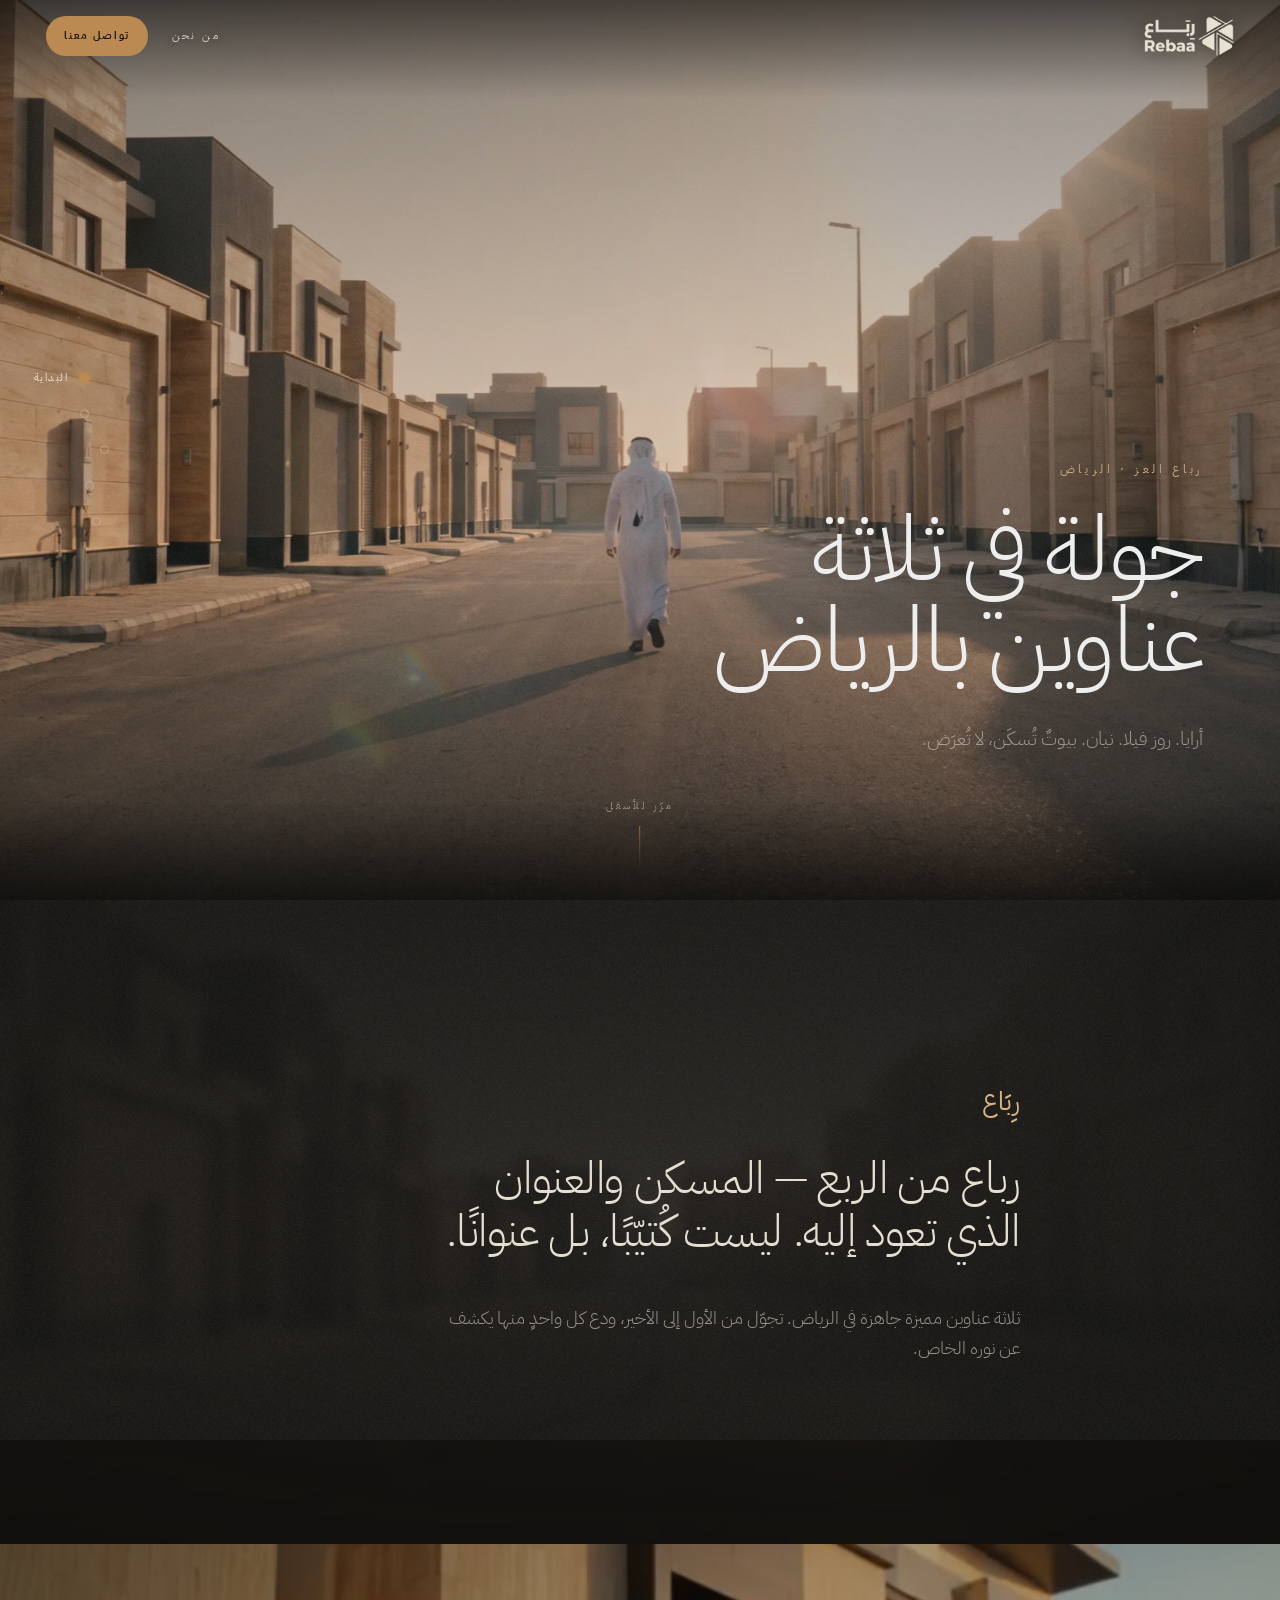
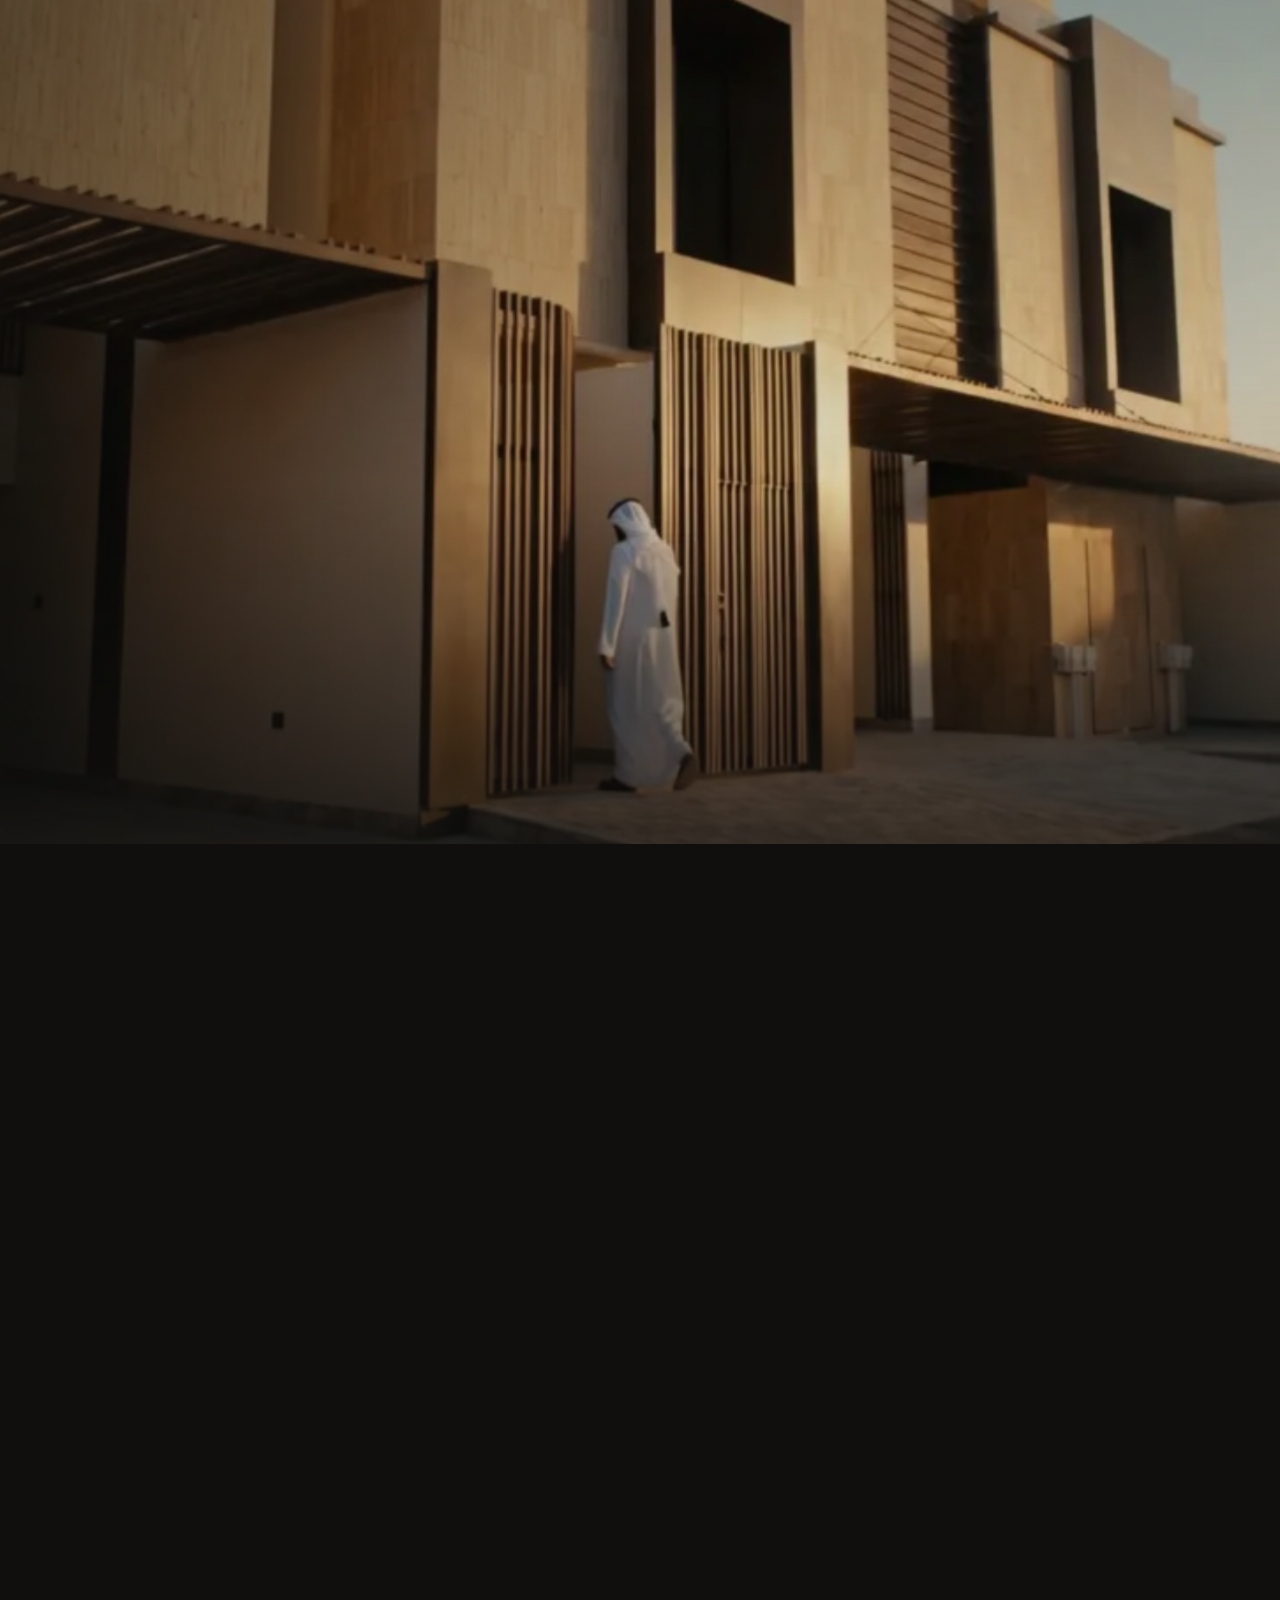
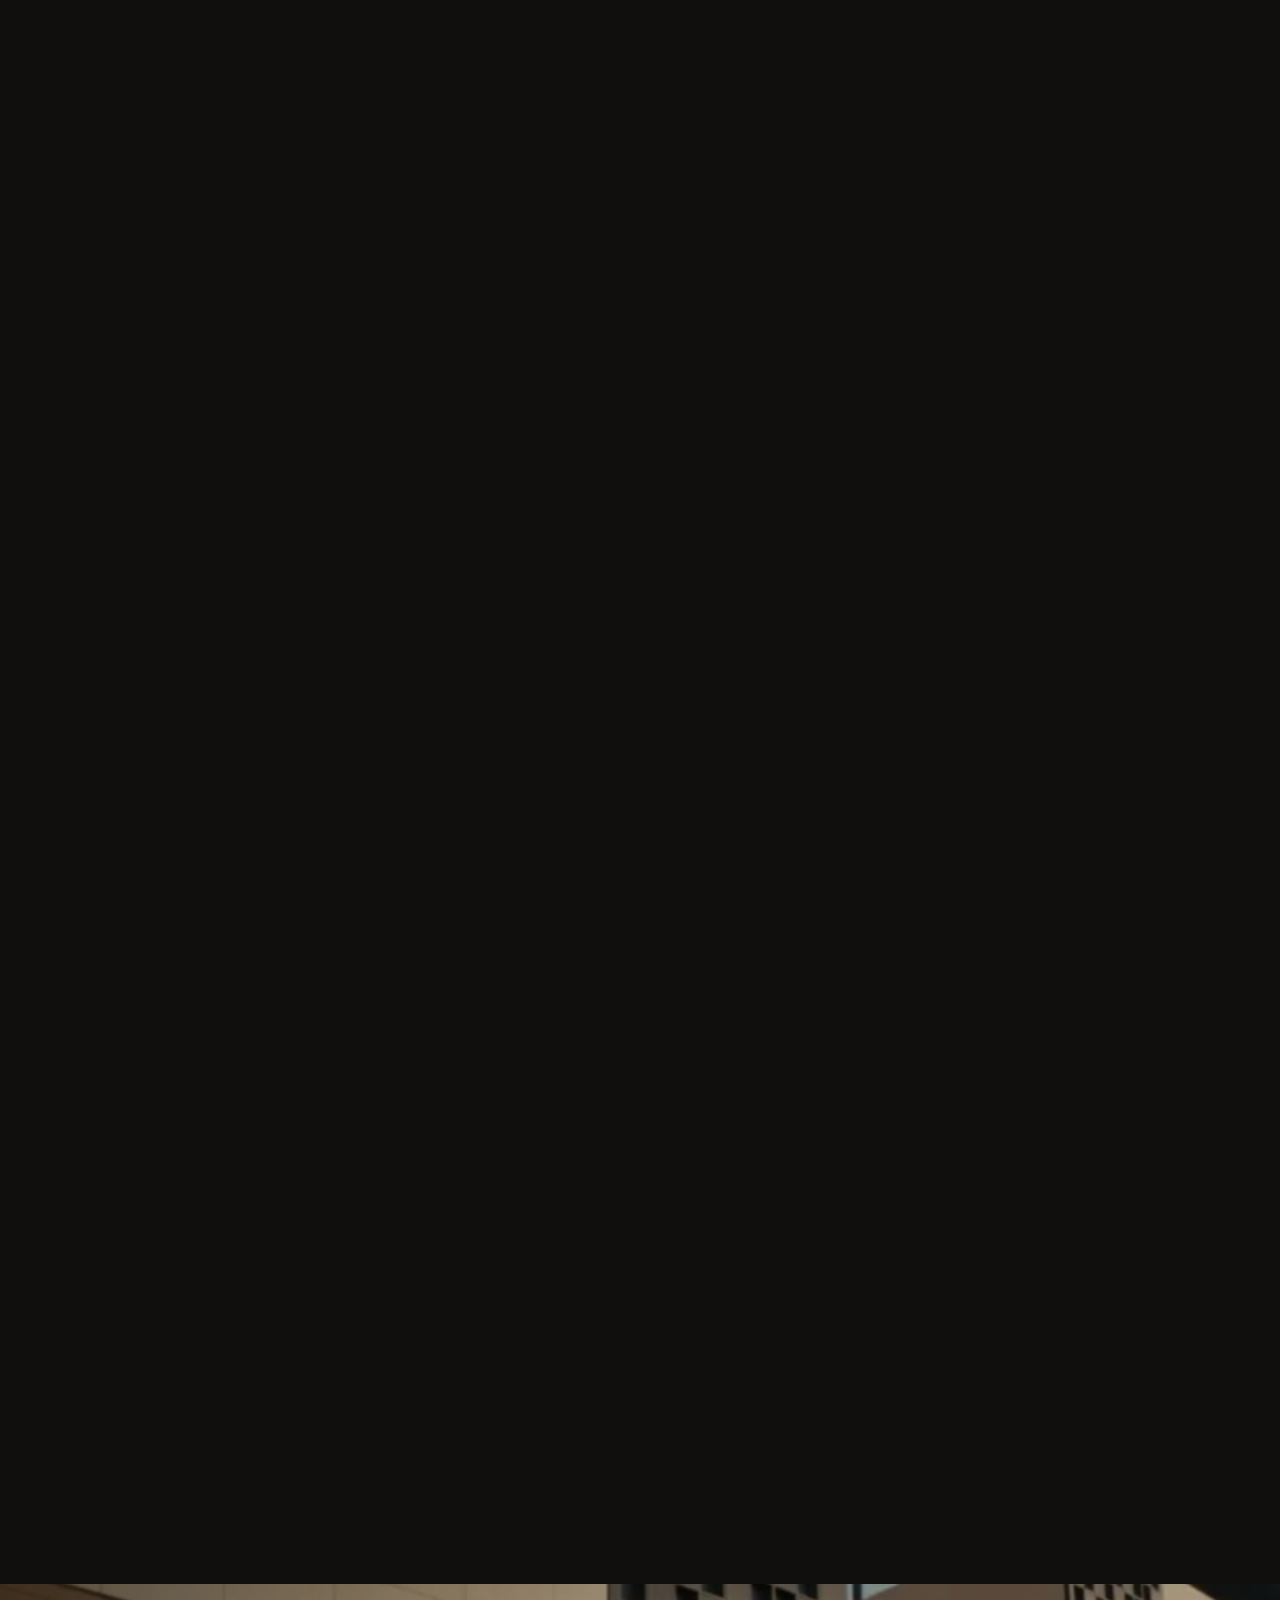
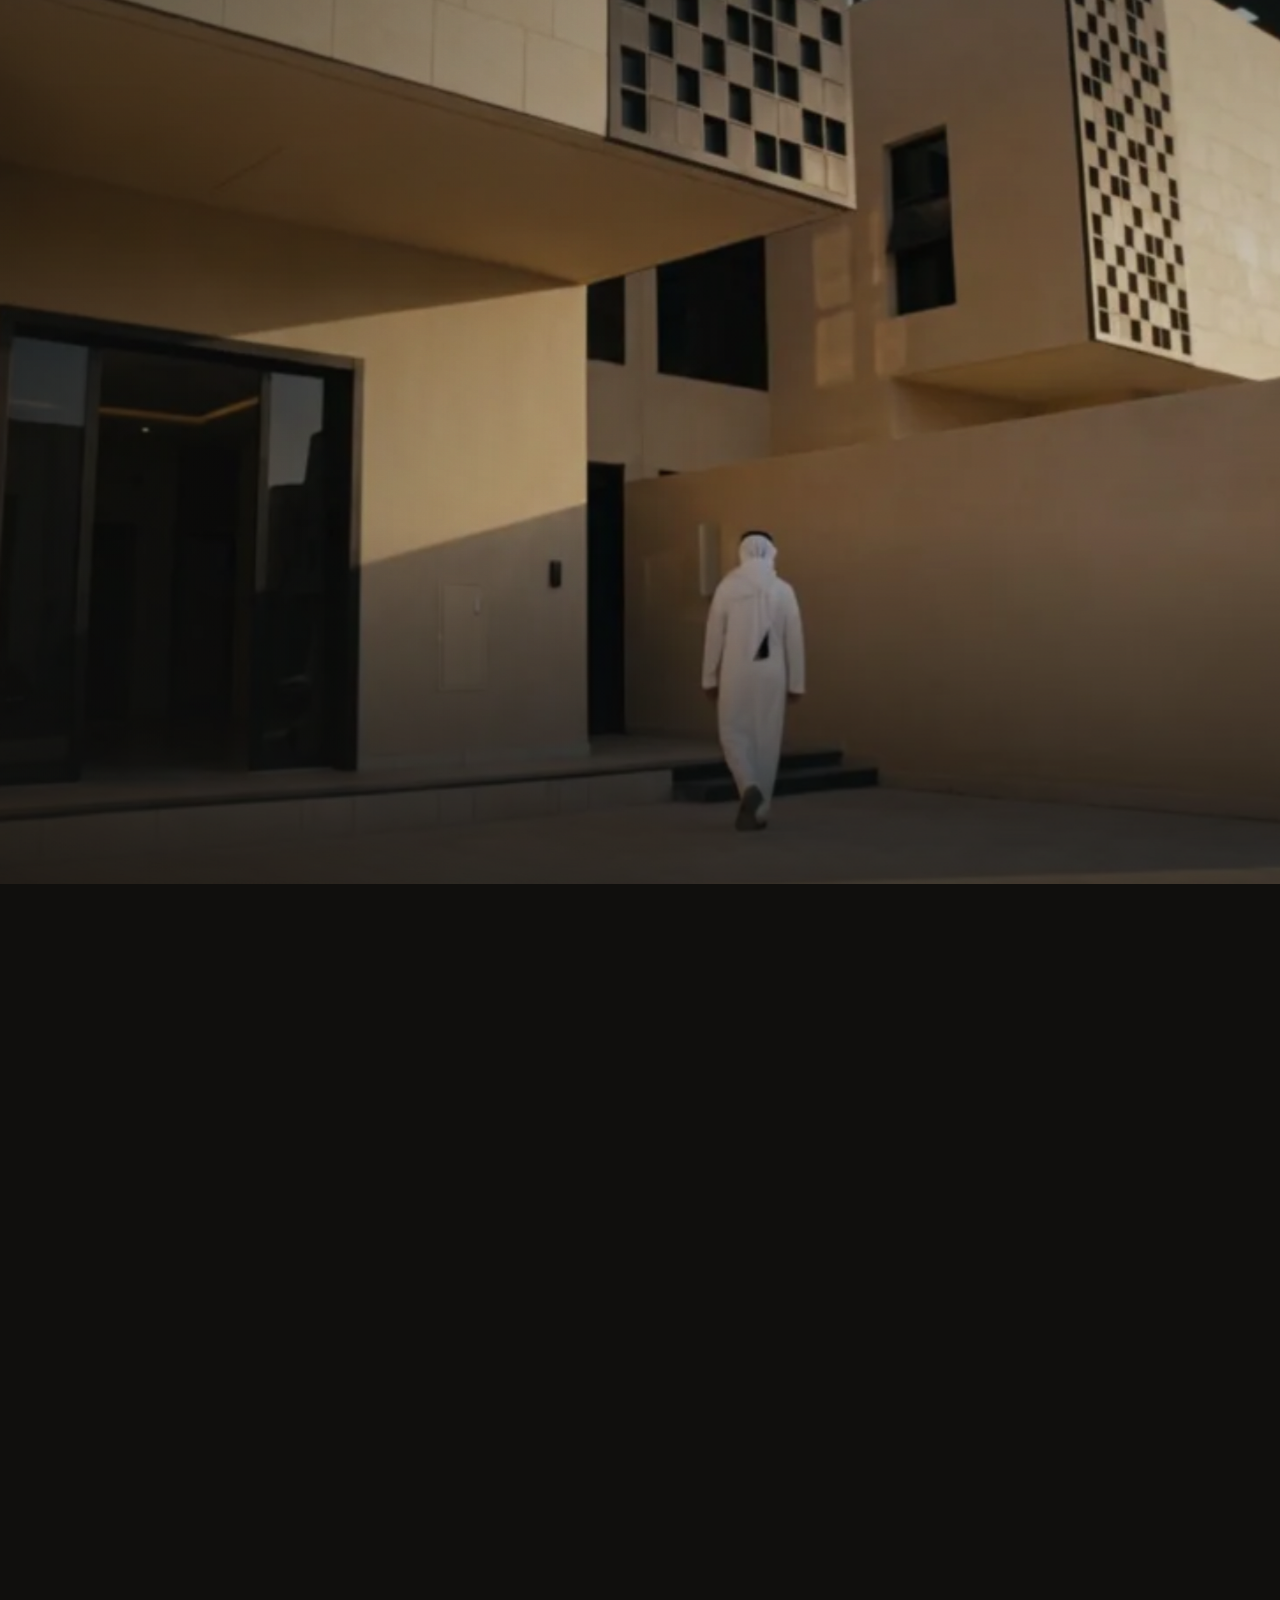
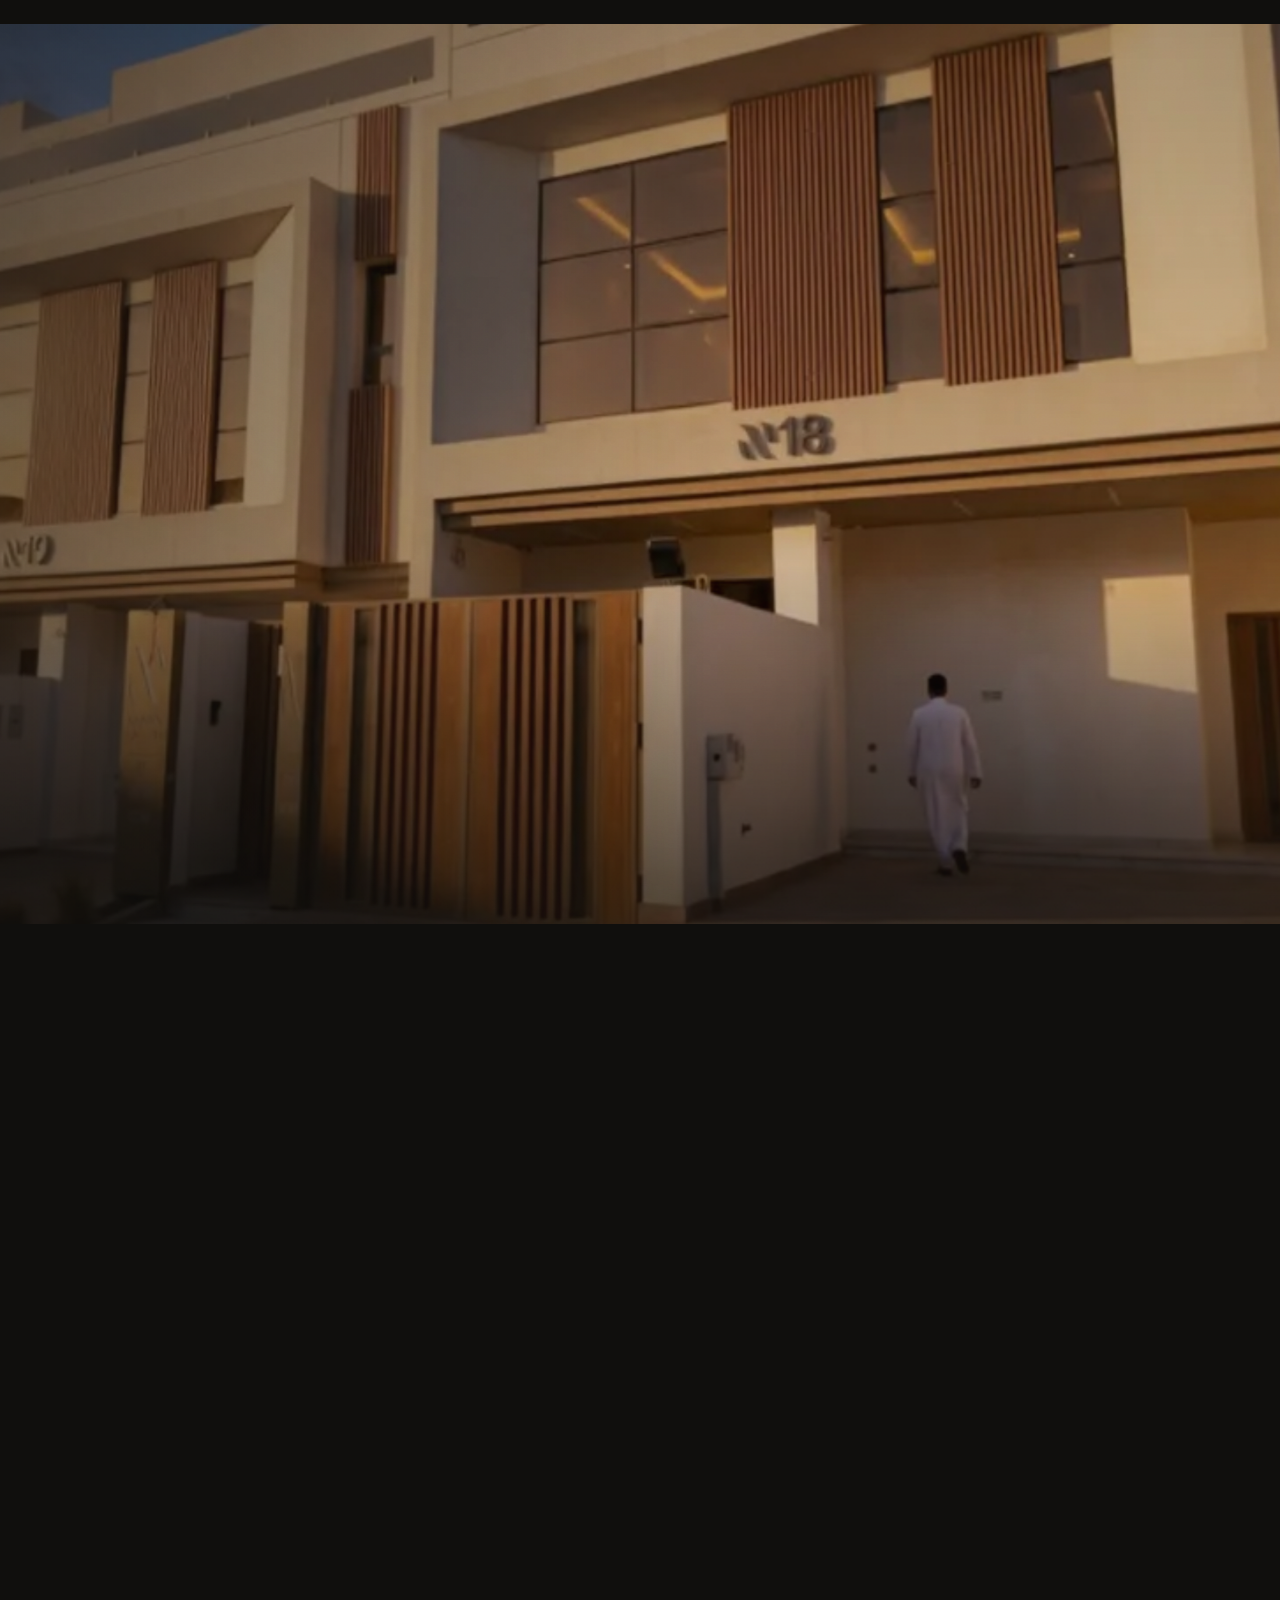
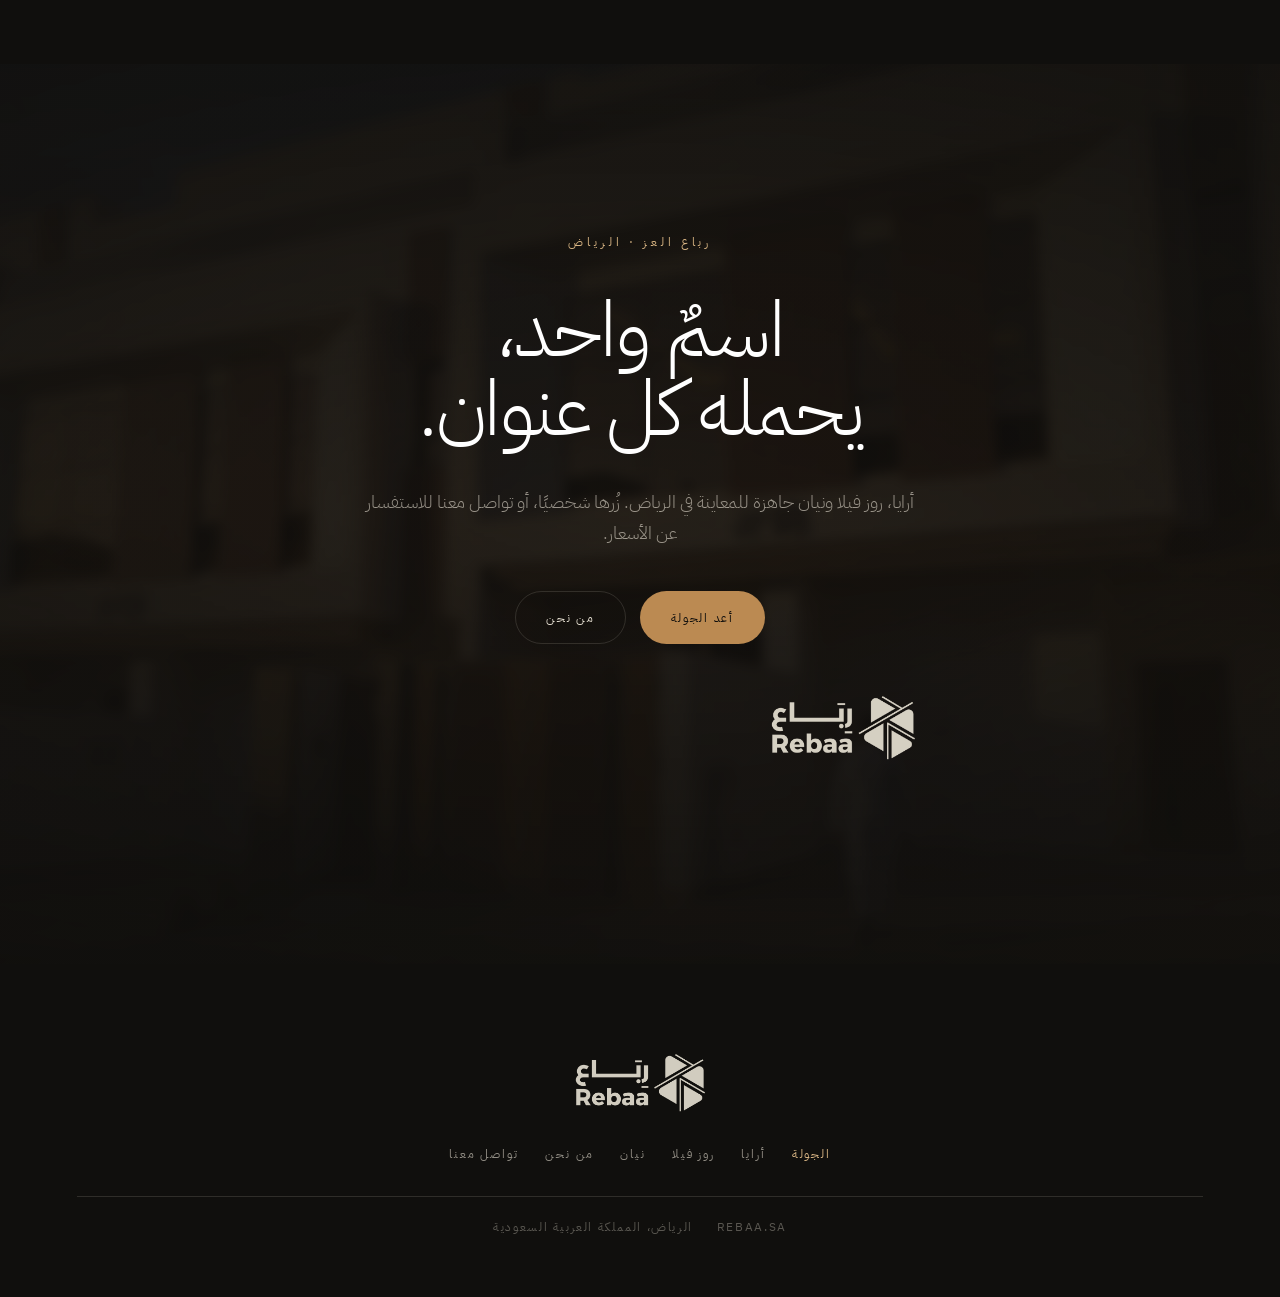
<file: index.html>
<!doctype html>
<html lang="ar" dir="rtl">
<head>
<meta charset="utf-8" />
<meta name="viewport" content="width=device-width, initial-scale=1, viewport-fit=cover" />
<title>رباع العز — تسويق عقاري، الرياض</title>
<meta name="description" content="رباع العز — تسويق عقاري ووساطة ومزادات في الرياض. استكشف ثلاثة عناوين مميزة: أرايا، روز فيلا ونيان." />
<link rel="icon" type="image/png" href="assets/img/rebaa-symbol.png" />
<link rel="preload" as="image" href="assets/img/hero.webp" />
<link rel="stylesheet" href="assets/fonts/fonts.css?v=14" />
<link rel="stylesheet" href="styles.css?v=14" />
<link rel="stylesheet" href="project.css?v=14" />
</head>
<body>

<!-- Preloader -->
<div class="preloader" id="preloader" aria-hidden="true">
  <img class="preloader__logo" src="assets/img/rebaa-lockup.png" alt="رباع العز — تسويق عقاري" />
  <div class="preloader__bar"><span id="preloaderFill"></span></div>
</div>

<!-- Scroll progress -->
<div class="progress" aria-hidden="true"><span id="progressFill"></span></div>

<!-- Global cinematic layer -->
<div class="film" aria-hidden="true"></div>

<!-- Fixed brand header -->
<header class="topbar">
  <a href="#hero" class="wordmark" aria-label="رباع العز — الرئيسية">
    <img class="wordmark__img" src="assets/img/rebaa-mark.png" alt="رباع العز" />
  </a>
  <nav class="topbar__nav">
    <a href="about.html">من نحن</a>
    <a href="contact.html" class="topbar__cta">تواصل معنا</a>
  </nav>
</header>

<!-- Chapter rail -->
<nav class="rail" aria-label="الفصول">
  <a href="#hero" class="rail__item is-active" data-i="0"><i></i><span>البداية</span></a>
  <a href="#araya" class="rail__item" data-i="1"><i></i><span>٠١ أرايا</span></a>
  <a href="#rosevilla" class="rail__item" data-i="2"><i></i><span>٠٢ روز فيلا</span></a>
  <a href="#nayan" class="rail__item" data-i="3"><i></i><span>٠٣ نيان</span></a>
  <a href="#end" class="rail__item" data-i="4"><i></i><span>رباع العز</span></a>
</nav>

<main>

  <!-- HERO -->
  <section class="hero" id="hero">
    <div class="hero__media" aria-hidden="true">
      <video class="bgvid" id="heroVid" poster="assets/img/hero.webp" muted loop autoplay playsinline preload="auto">
        <source src="assets/video/hero.mp4" type="video/mp4" />
      </video>
      <div class="scrim scrim--hero"></div>
      <div class="grain" aria-hidden="true"></div>
    </div>
    <div class="hero__content">
      <p class="eyebrow">رباع العز · الرياض</p>
      <h1 class="hero__title">جولة في ثلاثة<br />عناوين بالرياض</h1>
      <p class="hero__sub">أرايا. روز فيلا. نيان. بيوتٌ تُسكَن، لا تُعرَض.</p>
    </div>
    <a href="#intro" class="scrollcue" aria-label="ابدأ الجولة">
      <span>مرّر للأسفل</span>
      <i></i>
    </a>
  </section>

  <!-- INTRO STATEMENT -->
  <section class="intro" id="intro">
    <div class="ambient" aria-hidden="true">
      <div class="ambient__img" style="background-image:url('assets/img/hero.webp')"></div>
      <div class="scrim scrim--veil"></div>
    </div>
    <div class="intro__inner">
      <p class="intro__kicker">رِبَاع</p>
      <p class="intro__lead">
        رباع من الربع — المسكن والعنوان الذي تعود إليه.
        ليست كُتيّبًا، بل عنوانًا.
      </p>
      <p class="intro__body">
        ثلاثة عناوين مميزة جاهزة في الرياض. تجوّل من الأول إلى الأخير،
        ودع كل واحدٍ منها يكشف عن نوره الخاص.
      </p>
    </div>
  </section>

  <!-- CHAPTER 01 — ARAYA -->
  <section class="chapter" id="araya" data-index="1">
    <div class="chapter__sticky">
      <div class="chapter__media" data-media aria-hidden="true">
        <canvas class="bgvid framecanvas" data-sheet="assets/sheets/araya.webp" data-cols="8" data-rows="6" data-count="48" data-poster="assets/img/araya.webp"></canvas>
        <div class="scrim"></div>
        <div class="grain" aria-hidden="true"></div>
      </div>
      <div class="chapter__text" data-text>
        <span class="chapter__num">٠١</span>
        <p class="chapter__place">الرياض</p>
        <div class="chapter__names">
          <h2 class="chapter__name">أرايا</h2>
        </div>
        <p class="chapter__line">
          حجر الترافرتين الدافئ وخشب داكن. بوابة مشرّحة، ظلال عميقة بعد الظهر،
          والسيارة بعيدة عن أشعة الشمس.
        </p>
        <ul class="tags">
          <li>واجهة حجر وخشب</li>
          <li>مواقف مظلّلة خاصة</li>
          <li>تاون هاوس</li>
        </ul>
        <a class="chapter__more" href="araya.html">استكشف أرايا ←</a>
      </div>
    </div>
  </section>

  <!-- CHAPTER 02 — ROSE VILLA -->
  <section class="chapter" id="rosevilla" data-index="2">
    <div class="chapter__sticky">
      <div class="chapter__media" data-media aria-hidden="true">
        <canvas class="bgvid framecanvas" data-sheet="assets/sheets/rosevilla.webp?v=14" data-cols="12" data-rows="8" data-count="96" data-poster="assets/img/rosevilla.webp"></canvas>
        <div class="scrim"></div>
        <div class="grain" aria-hidden="true"></div>
      </div>
      <div class="chapter__text" data-text>
        <span class="chapter__num">٠٢</span>
        <p class="chapter__place">الرياض</p>
        <div class="chapter__names">
          <h2 class="chapter__name">روز فيلا</h2>
        </div>
        <p class="chapter__line">
          حجر جيري كريمي خلف شاشة مثقّبة. الضوء يتسلّل مربّعاتٍ ويتحرّك على الأرضية طوال النهار.
        </p>
        <ul class="tags">
          <li>شاشة طوب مثقّب</li>
          <li>مظلّة معلّقة</li>
          <li>فيلا مستقلة</li>
        </ul>
        <a class="chapter__more" href="rosevilla.html">استكشف روز فيلا ←</a>
      </div>
    </div>
  </section>

  <!-- CHAPTER 03 — NAYAN -->
  <section class="chapter" id="nayan" data-index="3">
    <div class="chapter__sticky">
      <div class="chapter__media" data-media aria-hidden="true">
        <canvas class="bgvid framecanvas" data-sheet="assets/sheets/nayan.webp?v=14" data-cols="12" data-rows="8" data-count="96" data-poster="assets/img/nayan.webp"></canvas>
        <div class="scrim"></div>
        <div class="grain" aria-hidden="true"></div>
      </div>
      <div class="chapter__text" data-text>
        <span class="chapter__num">٠٣</span>
        <p class="chapter__place">الرياض</p>
        <div class="chapter__names">
          <h2 class="chapter__name">نيان</h2>
        </div>
        <p class="chapter__line">
          حجر وخشب الساج يدفآن مع غروب الشمس. النوافذ تتوهّج قبل أن تصل إلى الباب.
        </p>
        <ul class="tags">
          <li>شرائح خشب ساج</li>
          <li>زجاج بارتفاع كامل</li>
          <li>تاون هاوس</li>
        </ul>
        <a class="chapter__more" href="nayan.html">استكشف نيان ←</a>
      </div>
    </div>
  </section>

  <!-- CLOSING -->
  <section class="end" id="end">
    <div class="ambient" aria-hidden="true">
      <div class="ambient__img" style="background-image:url('assets/img/nayan.webp')"></div>
      <div class="scrim scrim--veil"></div>
    </div>
    <div class="end__inner">
      <p class="eyebrow">رباع العز · الرياض</p>
      <h2 class="end__title">اسمٌ واحد،<br />يحمله كل عنوان.</h2>
      <p class="end__body">
        أرايا، روز فيلا ونيان جاهزة للمعاينة في الرياض.
        زُرها شخصيًا، أو تواصل معنا للاستفسار عن الأسعار.
      </p>
      <div class="end__actions">
        <a class="btn btn--solid" href="#hero">أعد الجولة</a>
        <a class="btn btn--ghost" href="about.html">من نحن</a>
      </div>
      <img class="end__logo" src="assets/img/rebaa-mark.png" alt="رباع العز" />
    </div>
  </section>

</main>

<footer class="p-foot">
  <img class="p-foot__logo" src="assets/img/rebaa-mark.png" alt="رباع العز" />
  <nav class="p-foot__nav">
    <a href="index.html" class="is-here">الجولة</a>
    <a href="araya.html">أرايا</a>
    <a href="rosevilla.html">روز فيلا</a>
    <a href="nayan.html">نيان</a>
    <a href="about.html">من نحن</a>
    <a href="contact.html">تواصل معنا</a>
  </nav>
  <div class="p-foot__meta">
    <span>rebaa.sa</span>
    <span>الرياض، المملكة العربية السعودية</span>
  </div>
</footer>

<script src="assets/vendor/lenis.min.js?v=14"></script>
<script src="main.js?v=14"></script>
</body>
</html>
</file>
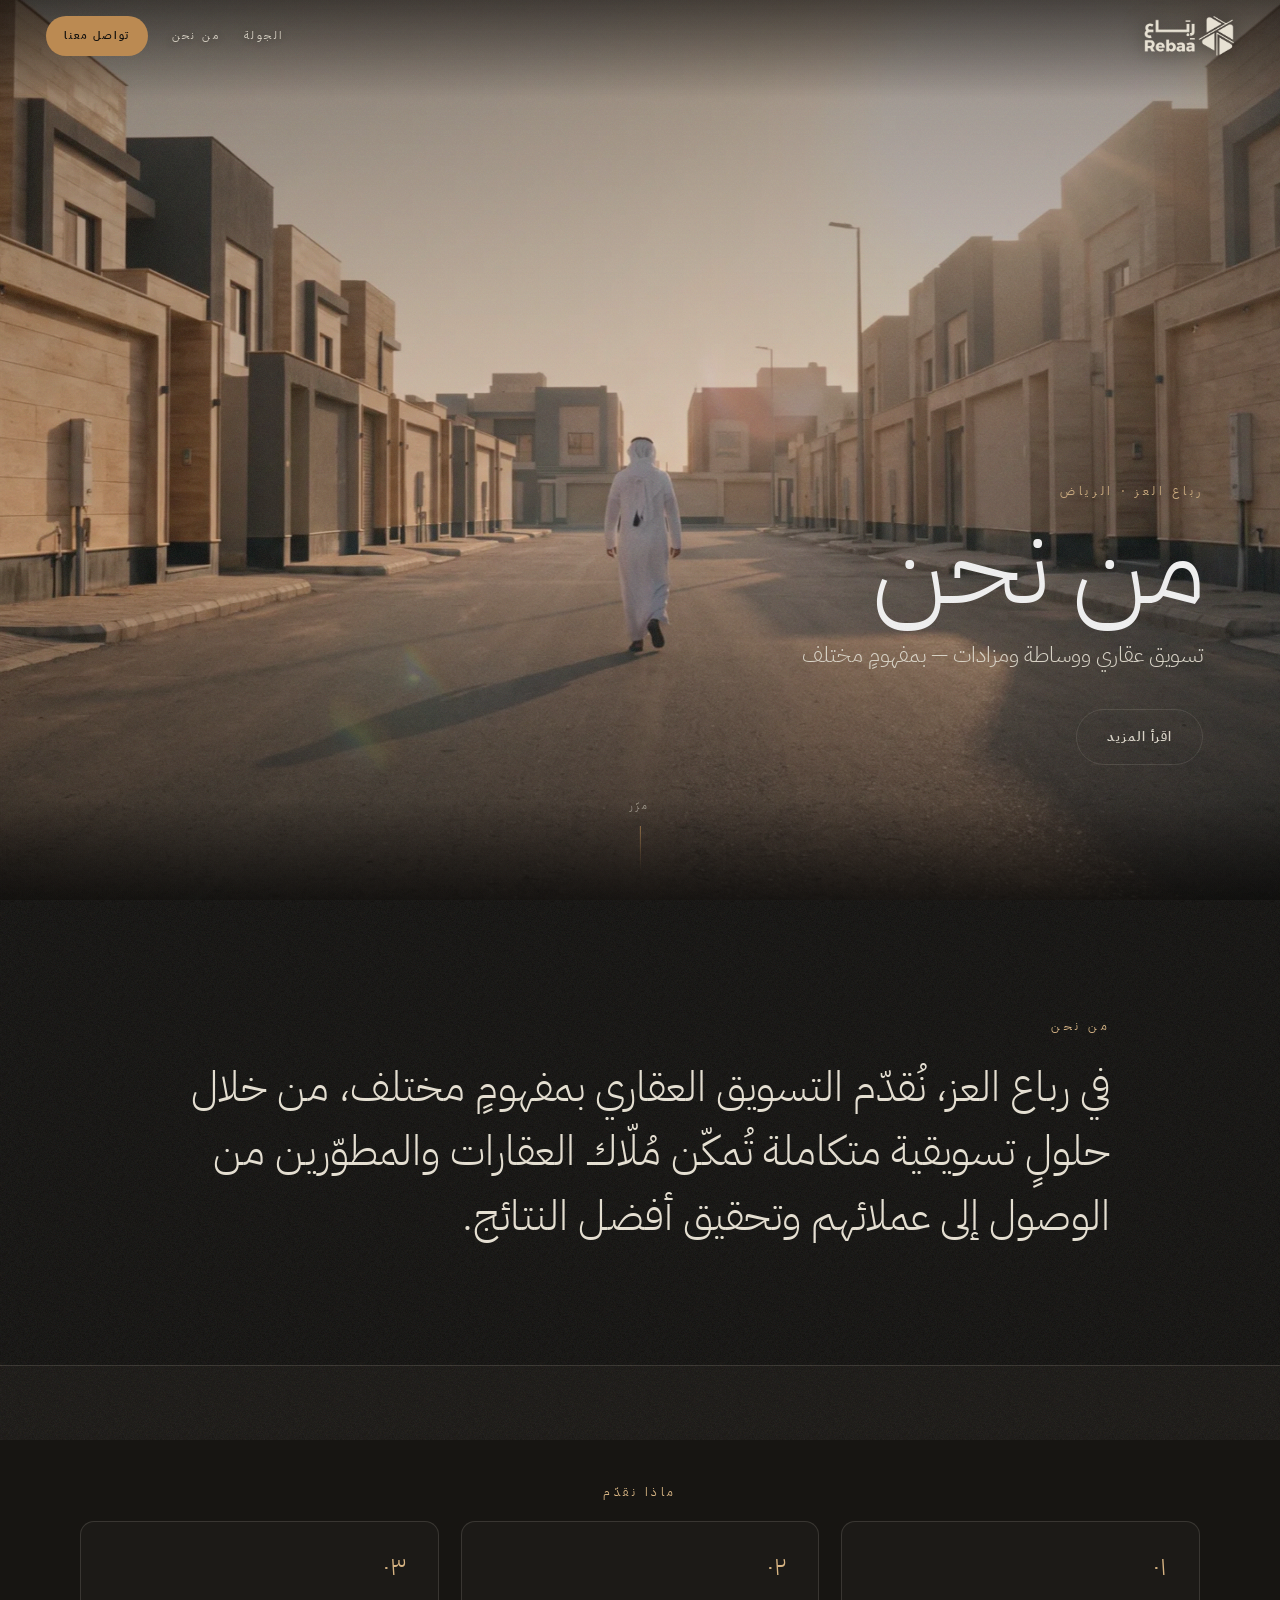
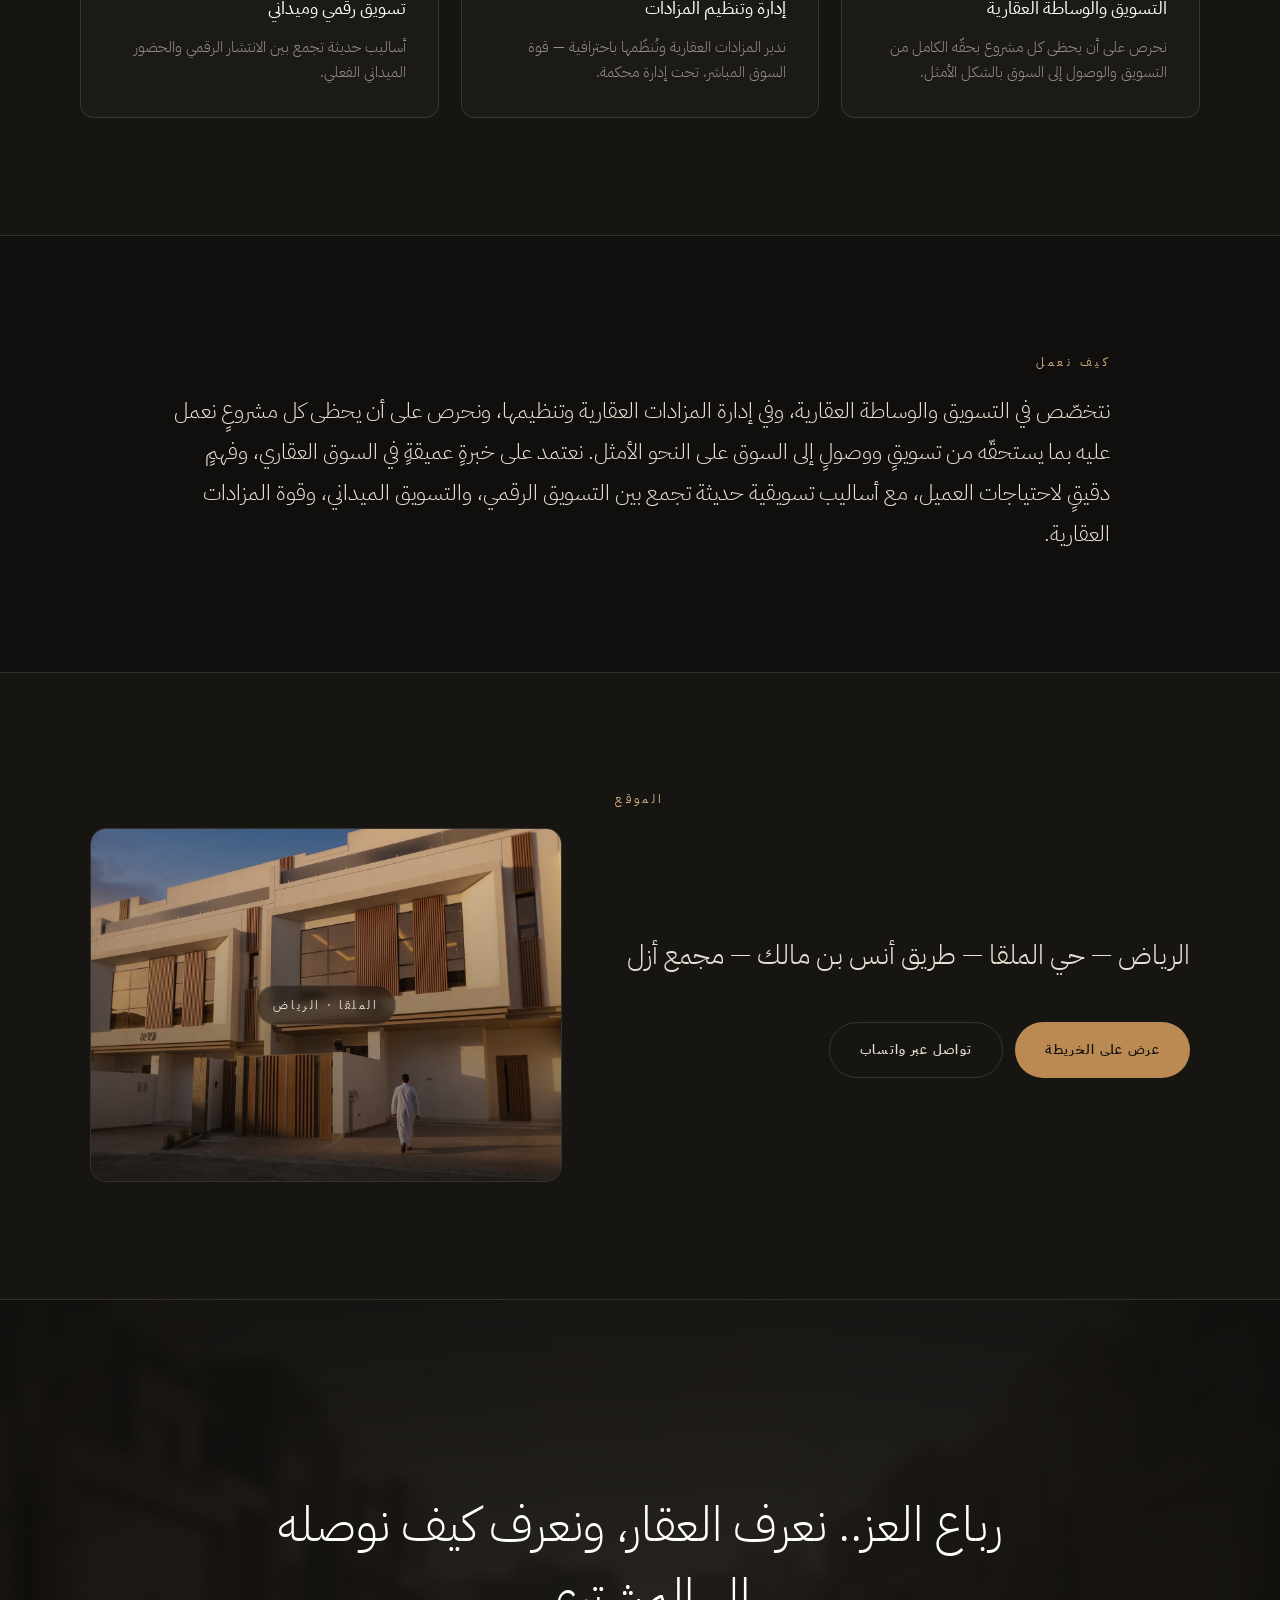
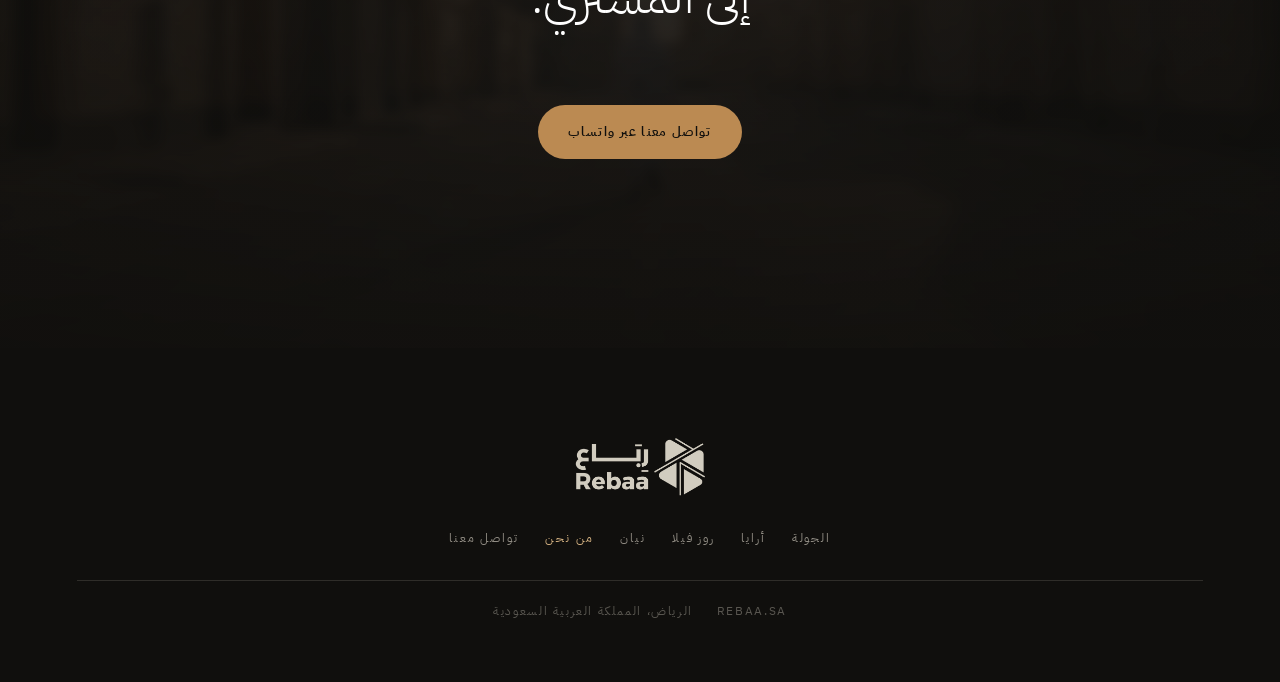
<file: about.html>
<!doctype html>
<html lang="ar" dir="rtl">
<head>
<meta charset="utf-8" />
<meta name="viewport" content="width=device-width, initial-scale=1, viewport-fit=cover" />
<title>من نحن — رباع العز، الرياض</title>
<meta name="description" content="رباع العز — تسويق عقاري ووساطة ومزادات في الرياض. نعرف العقار، ونعرف كيف نوصله إلى المشتري." />
<link rel="canonical" href="https://zaptapagency.github.io/rebaa-the-walk/about.html" />
<meta name="robots" content="index,follow" />
<meta property="og:type" content="website" />
<meta property="og:title" content="من نحن — رباع العز، الرياض" />
<meta property="og:description" content="تسويق عقاري ووساطة ومزادات بمفهومٍ مختلف. الرياض — حي الملقا." />
<meta property="og:image" content="https://zaptapagency.github.io/rebaa-the-walk/assets/img/hero.webp" />
<meta property="og:url" content="https://zaptapagency.github.io/rebaa-the-walk/about.html" />
<link rel="icon" type="image/png" href="assets/img/rebaa-symbol.png" />
<link rel="preload" as="image" href="assets/img/hero.webp" />
<link rel="stylesheet" href="assets/fonts/fonts.css?v=14" />
<link rel="stylesheet" href="styles.css?v=14" />
<link rel="stylesheet" href="project.css?v=14" />
<style>
  /* About-page layer */
  .about{ background:var(--ink); }
  .band{ padding:clamp(72px,13vh,150px) clamp(20px,6vw,88px); }
  .band--alt{ background:var(--ink-2); border-top:1px solid var(--line); border-bottom:1px solid var(--line); }
  .wrap{ max-width:940px; margin:0 auto; }
  .band__eyebrow{ font-size:.72rem; letter-spacing:.3em; text-transform:uppercase; color:var(--bronze-soft); margin:0 0 1.6em; }

  .lead-ar{ font-family:var(--arab); font-size:clamp(1.5rem,3.4vw,2.6rem); line-height:1.55; color:var(--stone); font-weight:300; margin:0; }

  .body-ar{ font-family:var(--arab); font-size:clamp(1.1rem,1.8vw,1.35rem); line-height:1.9; color:var(--stone); font-weight:300; margin:0; }

  /* Pillars */
  .pillars{ display:grid; grid-template-columns:repeat(3,1fr); gap:clamp(16px,2vw,22px); max-width:1120px; margin:0 auto; }
  .pillar{ border:1px solid var(--line); border-radius:14px; padding:clamp(24px,2.6vw,32px); background:rgba(255,255,255,.025); }
  .pillar__n{ font-family:var(--display); font-weight:300; font-size:1.6rem; color:var(--bronze-soft); line-height:1; }
  .pillar h3{ font-family:var(--arab); font-weight:500; font-size:1.15rem; color:var(--paper); margin:.7em 0 .6em; }
  .pillar p{ font-family:var(--arab); font-size:.95rem; line-height:1.65; color:var(--stone-dim); margin:0; font-weight:300; }

  /* Location */
  .loc{ display:grid; grid-template-columns:1.1fr .9fr; gap:clamp(28px,4vw,60px); align-items:center; max-width:1100px; margin:0 auto; }
  .loc__ar{ font-family:var(--arab); font-size:clamp(1.25rem,2.2vw,1.7rem); line-height:1.7; color:var(--stone); font-weight:300; margin:0 0 1.6em; }
  .loc__actions{ display:flex; gap:12px; flex-wrap:wrap; }
  .loc__card{ aspect-ratio:4/3; border-radius:16px; overflow:hidden; border:1px solid var(--line); position:relative; }
  .loc__card img{ width:100%; height:100%; object-fit:cover; display:block; filter:saturate(.9); }
  .loc__pin{ position:absolute; inset:0; display:flex; align-items:center; justify-content:center; background:linear-gradient(to top,rgba(16,15,13,.6),rgba(16,15,13,.1)); }
  .loc__pin span{ font-size:.74rem; letter-spacing:.22em; text-transform:uppercase; color:var(--stone); background:rgba(16,15,13,.5); border:1px solid var(--line); padding:9px 16px; border-radius:999px; backdrop-filter:blur(4px); }

  /* Tagline close */
  .close{ position:relative; overflow:hidden; min-height:72svh; display:flex; align-items:center; justify-content:center; text-align:center;
    padding:clamp(80px,14vh,150px) clamp(20px,6vw,88px);
    background:radial-gradient(120% 90% at 50% 0%, rgba(187,138,82,.12), transparent 60%), var(--ink); }
  .close__inner{ position:relative; z-index:2; max-width:760px; }
  .close__ar{ font-family:var(--arab); font-size:clamp(1.7rem,4.2vw,3rem); line-height:1.5; color:var(--paper); font-weight:300; margin:0 0 1.5em; }

  @media (max-width:820px){
    .pillars{ grid-template-columns:1fr; }
    .loc{ grid-template-columns:1fr; }
    .loc__card{ order:-1; }
  }
</style>
</head>
<body>

<div class="preloader" id="preloader" aria-hidden="true">
  <img class="preloader__logo" src="assets/img/rebaa-lockup.png" alt="رباع العز — تسويق عقاري" />
  <div class="preloader__bar"><span id="preloaderFill"></span></div>
</div>

<div class="progress" aria-hidden="true"><span id="progressFill"></span></div>
<div class="film" aria-hidden="true"></div>

<header class="topbar">
  <a href="index.html" class="wordmark" aria-label="رباع العز — الرئيسية">
    <img class="wordmark__img" src="assets/img/rebaa-mark.png" alt="رباع العز" />
  </a>
  <nav class="topbar__nav">
    <a href="index.html">الجولة</a>
    <a href="about.html">من نحن</a>
    <a href="contact.html" class="topbar__cta">تواصل معنا</a>
  </nav>
</header>

<main class="about">

  <!-- HERO -->
  <section class="p-hero" id="hero">
    <div class="p-hero__media" aria-hidden="true">
      <video class="bgvid" id="heroVid" poster="assets/img/hero.webp" muted loop autoplay playsinline preload="auto">
        <source src="assets/video/hero.mp4" type="video/mp4" />
      </video>
      <div class="scrim scrim--hero"></div>
      <div class="grain" aria-hidden="true"></div>
    </div>
    <div class="p-hero__content">
      <p class="p-hero__place">رباع العز · الرياض</p>
      <div class="p-names">
        <h1 class="p-name">من نحن</h1>
      </div>
      <p class="p-hero__tag">تسويق عقاري ووساطة ومزادات — بمفهومٍ مختلف</p>
      <div class="p-hero__cta">
        <a class="wa-btn wa-btn--ghost" href="#story">اقرأ المزيد</a>
      </div>
    </div>
    <a href="#story" class="scrollcue" aria-label="اقرأ المزيد"><span>مرّر</span><i></i></a>
  </section>

  <!-- WHO WE ARE -->
  <section class="band" id="story">
    <div class="wrap reveal">
      <p class="band__eyebrow">من نحن</p>
      <p class="lead-ar">في رباع العز، نُقدّم التسويق العقاري بمفهومٍ مختلف، من خلال حلولٍ تسويقية متكاملة تُمكّن مُلّاك العقارات والمطوّرين من الوصول إلى عملائهم وتحقيق أفضل النتائج.</p>
    </div>
  </section>

  <!-- WHAT WE DO -->
  <section class="band band--alt">
    <p class="band__eyebrow" style="text-align:center">ماذا نقدّم</p>
    <div class="pillars">
      <div class="pillar reveal">
        <div class="pillar__n">٠١</div>
        <h3>التسويق والوساطة العقارية</h3>
        <p>نحرص على أن يحظى كل مشروع بحقّه الكامل من التسويق والوصول إلى السوق بالشكل الأمثل.</p>
      </div>
      <div class="pillar reveal">
        <div class="pillar__n">٠٢</div>
        <h3>إدارة وتنظيم المزادات</h3>
        <p>ندير المزادات العقارية ونُنظّمها باحترافية — قوة السوق المباشر، تحت إدارة محكمة.</p>
      </div>
      <div class="pillar reveal">
        <div class="pillar__n">٠٣</div>
        <h3>تسويق رقمي وميداني</h3>
        <p>أساليب حديثة تجمع بين الانتشار الرقمي والحضور الميداني الفعلي.</p>
      </div>
    </div>
  </section>

  <!-- HOW WE WORK -->
  <section class="band">
    <div class="wrap reveal">
      <p class="band__eyebrow">كيف نعمل</p>
      <p class="body-ar">نتخصّص في التسويق والوساطة العقارية، وفي إدارة المزادات العقارية وتنظيمها، ونحرص على أن يحظى كل مشروعٍ نعمل عليه بما يستحقّه من تسويقٍ ووصولٍ إلى السوق على النحو الأمثل. نعتمد على خبرةٍ عميقةٍ في السوق العقاري، وفهمٍ دقيقٍ لاحتياجات العميل، مع أساليب تسويقية حديثة تجمع بين التسويق الرقمي، والتسويق الميداني، وقوة المزادات العقارية.</p>
    </div>
  </section>

  <!-- WHERE WE ARE -->
  <section class="band band--alt">
    <p class="band__eyebrow" style="text-align:center">الموقع</p>
    <div class="loc">
      <div class="reveal">
        <p class="loc__ar">الرياض — حي الملقا — طريق أنس بن مالك — مجمع أزل</p>
        <div class="loc__actions">
          <a class="wa-btn" href="https://www.google.com/maps/search/?api=1&amp;query=Azl%20Complex%20Anas%20Bin%20Malik%20Road%20Al%20Malqa%20Riyadh" target="_blank" rel="noopener">عرض على الخريطة</a>
          <a class="wa-btn wa-btn--ghost" href="https://wa.me/966561291512?text=%D9%85%D8%B1%D8%AD%D8%A8%D8%A7%D9%8B%20%D8%B1%D8%A8%D8%A7%D8%B9%20%D8%A7%D9%84%D8%B9%D8%B2%D8%8C%20%D8%A3%D8%B1%D8%BA%D8%A8%20%D8%A8%D8%A7%D9%84%D8%AA%D9%88%D8%A7%D8%B5%D9%84%20%D9%85%D8%B9%D9%83%D9%85" target="_blank" rel="noopener">تواصل عبر واتساب</a>
        </div>
      </div>
      <a class="loc__card reveal" href="https://www.google.com/maps/search/?api=1&amp;query=Azl%20Complex%20Anas%20Bin%20Malik%20Road%20Al%20Malqa%20Riyadh" target="_blank" rel="noopener" aria-label="عرض الموقع على خرائط جوجل">
        <img src="assets/img/nayan.webp" alt="رباع العز — الرياض" loading="lazy" />
        <span class="loc__pin"><span>الملقا · الرياض</span></span>
      </a>
    </div>
  </section>

  <!-- CLOSING TAGLINE -->
  <section class="close" id="contact">
    <div class="ambient" aria-hidden="true">
      <div class="ambient__img" style="background-image:url('assets/img/hero.webp')"></div>
      <div class="scrim scrim--veil"></div>
    </div>
    <div class="close__inner reveal">
      <p class="close__ar">رباع العز.. نعرف العقار، ونعرف كيف نوصله إلى المشتري.</p>
      <a class="wa-btn" href="https://wa.me/966561291512?text=%D9%85%D8%B1%D8%AD%D8%A8%D8%A7%D9%8B%20%D8%B1%D8%A8%D8%A7%D8%B9%20%D8%A7%D9%84%D8%B9%D8%B2%D8%8C%20%D8%A3%D8%B1%D8%BA%D8%A8%20%D8%A8%D8%A7%D9%84%D8%AA%D9%88%D8%A7%D8%B5%D9%84%20%D9%85%D8%B9%D9%83%D9%85" target="_blank" rel="noopener">تواصل معنا عبر واتساب</a>
    </div>
  </section>

</main>

<footer class="p-foot">
  <img class="p-foot__logo" src="assets/img/rebaa-mark.png" alt="رباع العز" />
  <nav class="p-foot__nav">
    <a href="index.html">الجولة</a>
    <a href="araya.html">أرايا</a>
    <a href="rosevilla.html">روز فيلا</a>
    <a href="nayan.html">نيان</a>
    <a href="about.html" class="is-here">من نحن</a>
    <a href="contact.html">تواصل معنا</a>
  </nav>
  <div class="p-foot__meta">
    <span>rebaa.sa</span>
    <span>الرياض، المملكة العربية السعودية</span>
  </div>
</footer>

<script src="assets/vendor/lenis.min.js?v=14"></script>
<script src="project.js?v=14"></script>
</body>
</html>
</file>
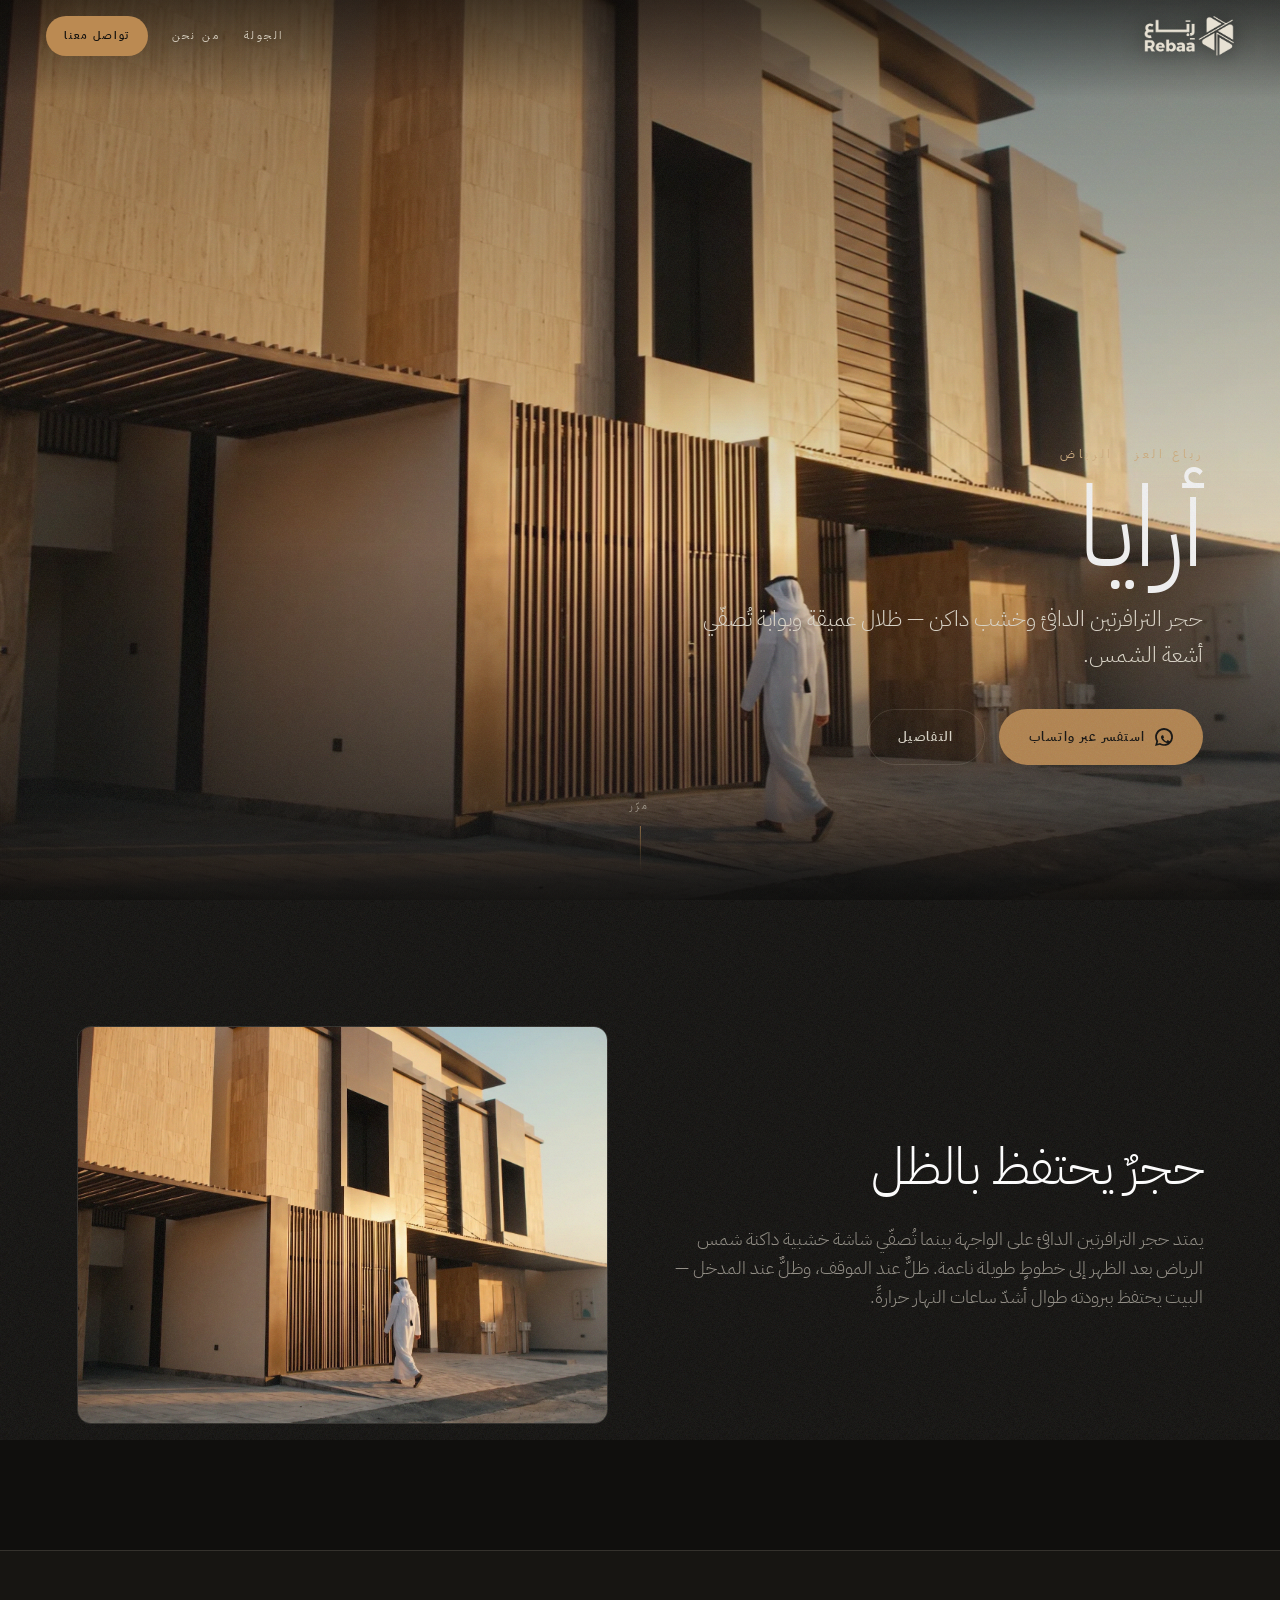
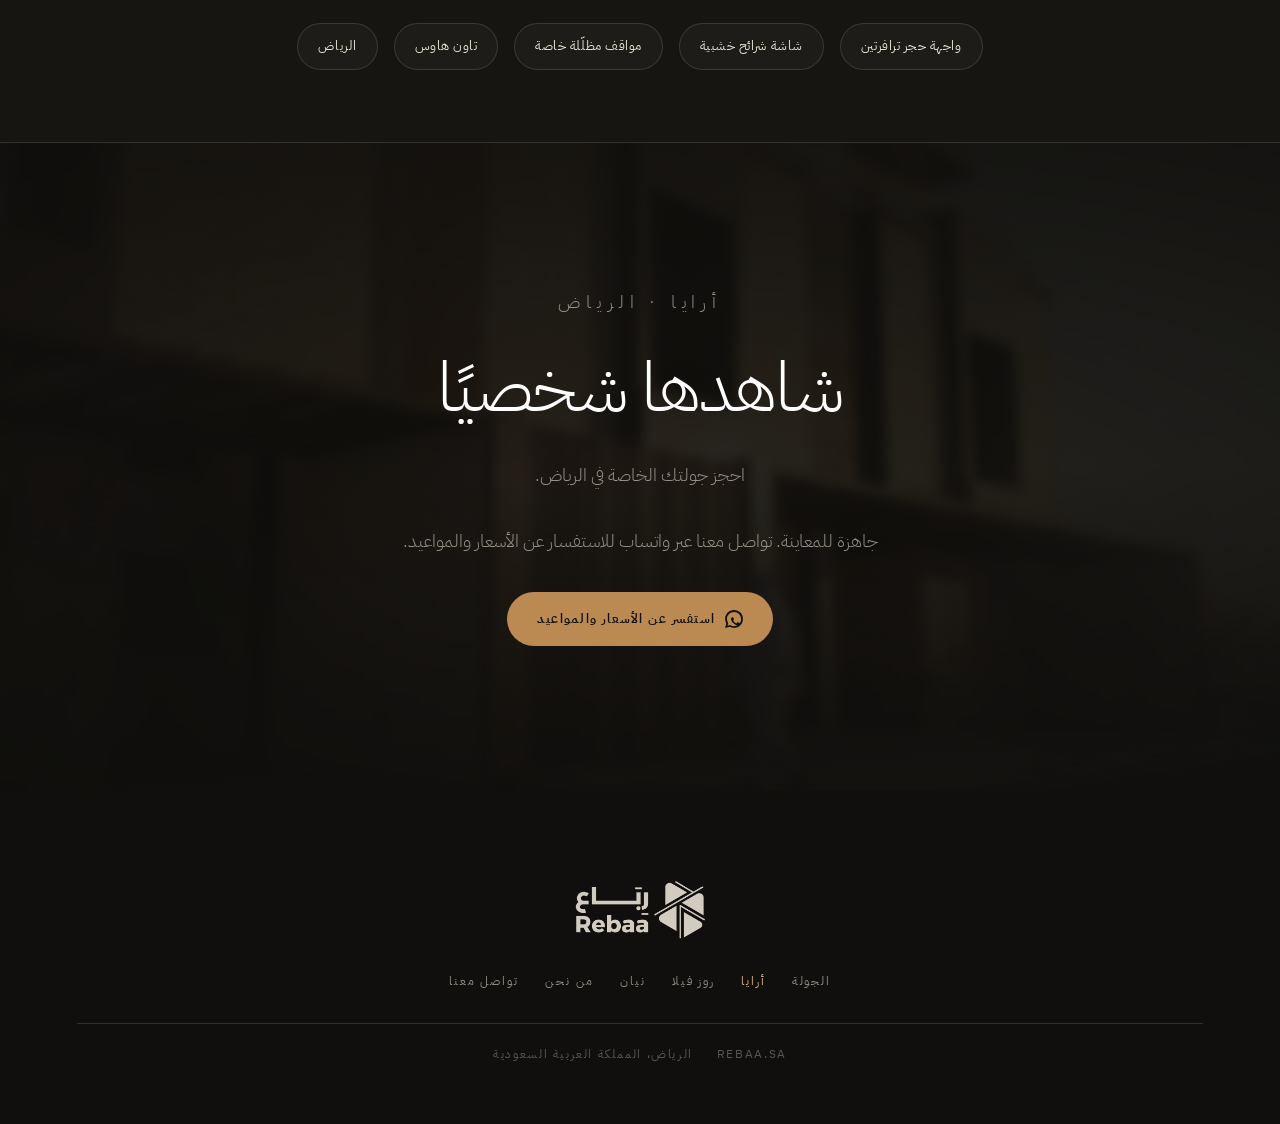
<file: araya.html>
<!doctype html>
<html lang="ar" dir="rtl">
<head>
<meta charset="utf-8" />
<meta name="viewport" content="width=device-width, initial-scale=1, viewport-fit=cover" />
<title>أرايا — فلل في الرياض | رباع العز</title>
<meta name="description" content="أرايا من رباع العز — تاون هاوس بواجهة حجر الترافرتين وشرائح خشبية في الرياض. جاهزة للمعاينة." />
<link rel="canonical" href="https://zaptapagency.github.io/rebaa-the-walk/araya.html" />
<meta name="robots" content="index,follow" />
<meta property="og:type" content="website" />
<meta property="og:title" content="أرايا — رباع العز، الرياض" />
<meta property="og:description" content="أرايا من رباع العز — تاون هاوس بواجهة حجر الترافرتين وشرائح خشبية في الرياض. جاهزة للمعاينة." />
<meta property="og:image" content="https://zaptapagency.github.io/rebaa-the-walk/assets/img/araya.webp" />
<meta property="og:url" content="https://zaptapagency.github.io/rebaa-the-walk/araya.html" />
<meta name="twitter:card" content="summary_large_image" />
<link rel="icon" type="image/png" href="assets/img/rebaa-symbol.png" />
<link rel="preload" as="image" href="assets/img/araya.webp" />
<link rel="stylesheet" href="assets/fonts/fonts.css?v=14" />
<link rel="stylesheet" href="styles.css?v=14" />
<link rel="stylesheet" href="project.css?v=14" />
</head>
<body>

<div class="preloader" id="preloader" aria-hidden="true">
  <img class="preloader__logo" src="assets/img/rebaa-lockup.png" alt="رباع العز — تسويق عقاري" />
  <div class="preloader__bar"><span id="preloaderFill"></span></div>
</div>

<div class="progress" aria-hidden="true"><span id="progressFill"></span></div>
<div class="film" aria-hidden="true"></div>

<header class="topbar">
  <a href="index.html" class="wordmark" aria-label="رباع العز — الرئيسية">
    <img class="wordmark__img" src="assets/img/rebaa-mark.png" alt="رباع العز" />
  </a>
  <nav class="topbar__nav">
    <a href="index.html">الجولة</a>
    <a href="about.html">من نحن</a>
    <a href="contact.html" class="topbar__cta">تواصل معنا</a>
  </nav>
</header>

<main>

  <section class="p-hero" id="hero">
    <div class="p-hero__media" aria-hidden="true">
      <video class="bgvid" id="heroVid" poster="assets/img/araya.webp" muted loop autoplay playsinline preload="auto">
        <source src="assets/video/araya.mp4" type="video/mp4" />
      </video>
      <div class="scrim scrim--hero"></div>
      <div class="grain" aria-hidden="true"></div>
    </div>
    <div class="p-hero__content">
      <p class="p-hero__place">رباع العز · الرياض</p>
      <div class="p-names">
        <h1 class="p-name">أرايا</h1>
      </div>
      <p class="p-hero__tag">حجر الترافرتين الدافئ وخشب داكن — ظلال عميقة وبوابة تُصفّي أشعة الشمس.</p>
      <div class="p-hero__cta">
        <a class="wa-btn" href="https://wa.me/966561291512?text=%D9%85%D8%B1%D8%AD%D8%A8%D8%A7%D9%8B%20%D8%B1%D8%A8%D8%A7%D8%B9%20%D8%A7%D9%84%D8%B9%D8%B2%D8%8C%20%D8%A3%D8%B1%D8%BA%D8%A8%20%D8%A8%D9%85%D8%B9%D8%B1%D9%81%D8%A9%20%D8%A7%D9%84%D8%A3%D8%B3%D8%B9%D8%A7%D8%B1%20%D9%88%D8%AD%D8%AC%D8%B2%20%D8%AC%D9%88%D9%84%D8%A9%20%D8%AE%D8%A7%D8%B5%D8%A9%20%D9%81%D9%8A%20%D8%A3%D8%B1%D8%A7%D9%8A%D8%A7%20%D8%A8%D8%A7%D9%84%D8%B1%D9%8A%D8%A7%D8%B6." target="_blank" rel="noopener"><svg viewBox="0 0 24 24" aria-hidden="true"><path d="M19.11 17.23c-.29-.15-1.7-.84-1.96-.94-.26-.1-.45-.15-.64.15-.19.29-.74.94-.91 1.13-.17.19-.33.21-.62.07-.29-.15-1.22-.45-2.32-1.43-.86-.76-1.44-1.7-1.6-1.99-.17-.29-.02-.45.13-.6.13-.13.29-.33.43-.5.15-.17.19-.29.29-.48.1-.19.05-.36-.02-.5-.07-.15-.64-1.56-.88-2.13-.23-.56-.47-.48-.64-.49l-.55-.01c-.19 0-.5.07-.76.36-.26.29-1 .98-1 2.38 0 1.4 1.02 2.76 1.17 2.95.15.19 2.01 3.07 4.88 4.3.68.29 1.21.47 1.63.6.68.22 1.3.19 1.79.12.55-.08 1.7-.69 1.94-1.36.24-.67.24-1.24.17-1.36-.07-.12-.26-.19-.55-.33M12.05 21.5h-.01a9.45 9.45 0 01-4.82-1.32l-.35-.21-3.58.94.96-3.49-.23-.36a9.44 9.44 0 01-1.45-5.03c0-5.22 4.26-9.47 9.49-9.47 2.53 0 4.91.99 6.7 2.78a9.4 9.4 0 012.77 6.7c0 5.22-4.26 9.46-9.48 9.46M20.52 3.48A11.78 11.78 0 0012.05 0C5.5 0 .16 5.33.16 11.89c0 2.1.55 4.14 1.6 5.95L.06 24l6.3-1.65a11.85 11.85 0 005.68 1.45h.01c6.55 0 11.89-5.34 11.89-11.9 0-3.18-1.24-6.17-3.49-8.42"/></svg>استفسر عبر واتساب</a>
        <a class="wa-btn wa-btn--ghost" href="#features">التفاصيل</a>
      </div>
    </div>
    <a href="#features" class="scrollcue" aria-label="التفاصيل"><span>مرّر</span><i></i></a>
  </section>

  <section class="p-feature" id="features">
    <div class="p-feature__grid">
      <div class="p-feature__text reveal">
        <h2>حجرٌ يحتفظ بالظل</h2>
        <p>يمتد حجر الترافرتين الدافئ على الواجهة بينما تُصفّي شاشة خشبية داكنة شمس الرياض بعد الظهر إلى خطوطٍ طويلة ناعمة. ظلٌّ عند الموقف، وظلٌّ عند المدخل — البيت يحتفظ ببرودته طوال أشدّ ساعات النهار حرارةً.</p>
      </div>
      <div class="p-feature__img reveal">
        <img src="assets/img/araya.webp" alt="أرايا في الرياض" loading="lazy" />
      </div>
    </div>
  </section>

  <section class="p-specs">
    <div class="p-specs__row reveal">
          <span>واجهة حجر ترافرتين</span>
          <span>شاشة شرائح خشبية</span>
          <span>مواقف مظلّلة خاصة</span>
          <span>تاون هاوس</span>
          <span>الرياض</span>
    </div>
  </section>

  <section class="p-cta" id="enquire">
    <div class="ambient" aria-hidden="true">
      <div class="ambient__img" style="background-image:url('assets/img/araya.webp')"></div>
      <div class="scrim scrim--veil"></div>
    </div>
    <div class="p-cta__inner reveal">
      <p class="eyebrow">أرايا · الرياض</p>
      <h2>شاهدها شخصيًا</h2>
      <p class="p-cta__ar">احجز جولتك الخاصة في الرياض.</p>
      <p>جاهزة للمعاينة. تواصل معنا عبر واتساب للاستفسار عن الأسعار والمواعيد.</p>
      <a class="wa-btn" href="https://wa.me/966561291512?text=%D9%85%D8%B1%D8%AD%D8%A8%D8%A7%D9%8B%20%D8%B1%D8%A8%D8%A7%D8%B9%20%D8%A7%D9%84%D8%B9%D8%B2%D8%8C%20%D8%A3%D8%B1%D8%BA%D8%A8%20%D8%A8%D9%85%D8%B9%D8%B1%D9%81%D8%A9%20%D8%A7%D9%84%D8%A3%D8%B3%D8%B9%D8%A7%D8%B1%20%D9%88%D8%AD%D8%AC%D8%B2%20%D8%AC%D9%88%D9%84%D8%A9%20%D8%AE%D8%A7%D8%B5%D8%A9%20%D9%81%D9%8A%20%D8%A3%D8%B1%D8%A7%D9%8A%D8%A7%20%D8%A8%D8%A7%D9%84%D8%B1%D9%8A%D8%A7%D8%B6." target="_blank" rel="noopener"><svg viewBox="0 0 24 24" aria-hidden="true"><path d="M19.11 17.23c-.29-.15-1.7-.84-1.96-.94-.26-.1-.45-.15-.64.15-.19.29-.74.94-.91 1.13-.17.19-.33.21-.62.07-.29-.15-1.22-.45-2.32-1.43-.86-.76-1.44-1.7-1.6-1.99-.17-.29-.02-.45.13-.6.13-.13.29-.33.43-.5.15-.17.19-.29.29-.48.1-.19.05-.36-.02-.5-.07-.15-.64-1.56-.88-2.13-.23-.56-.47-.48-.64-.49l-.55-.01c-.19 0-.5.07-.76.36-.26.29-1 .98-1 2.38 0 1.4 1.02 2.76 1.17 2.95.15.19 2.01 3.07 4.88 4.3.68.29 1.21.47 1.63.6.68.22 1.3.19 1.79.12.55-.08 1.7-.69 1.94-1.36.24-.67.24-1.24.17-1.36-.07-.12-.26-.19-.55-.33M12.05 21.5h-.01a9.45 9.45 0 01-4.82-1.32l-.35-.21-3.58.94.96-3.49-.23-.36a9.44 9.44 0 01-1.45-5.03c0-5.22 4.26-9.47 9.49-9.47 2.53 0 4.91.99 6.7 2.78a9.4 9.4 0 012.77 6.7c0 5.22-4.26 9.46-9.48 9.46M20.52 3.48A11.78 11.78 0 0012.05 0C5.5 0 .16 5.33.16 11.89c0 2.1.55 4.14 1.6 5.95L.06 24l6.3-1.65a11.85 11.85 0 005.68 1.45h.01c6.55 0 11.89-5.34 11.89-11.9 0-3.18-1.24-6.17-3.49-8.42"/></svg>استفسر عن الأسعار والمواعيد</a>
    </div>
  </section>

</main>

<footer class="p-foot">
  <img class="p-foot__logo" src="assets/img/rebaa-mark.png" alt="رباع العز" />
  <nav class="p-foot__nav">
    <a href="index.html">الجولة</a>
    <a href="araya.html" class="is-here">أرايا</a>
    <a href="rosevilla.html">روز فيلا</a>
    <a href="nayan.html">نيان</a>
    <a href="about.html">من نحن</a>
    <a href="contact.html">تواصل معنا</a>
  </nav>
  <div class="p-foot__meta">
    <span>rebaa.sa</span>
    <span>الرياض، المملكة العربية السعودية</span>
  </div>
</footer>

<script src="assets/vendor/lenis.min.js?v=14"></script>
<script src="project.js?v=14"></script>
</body>
</html>
</file>
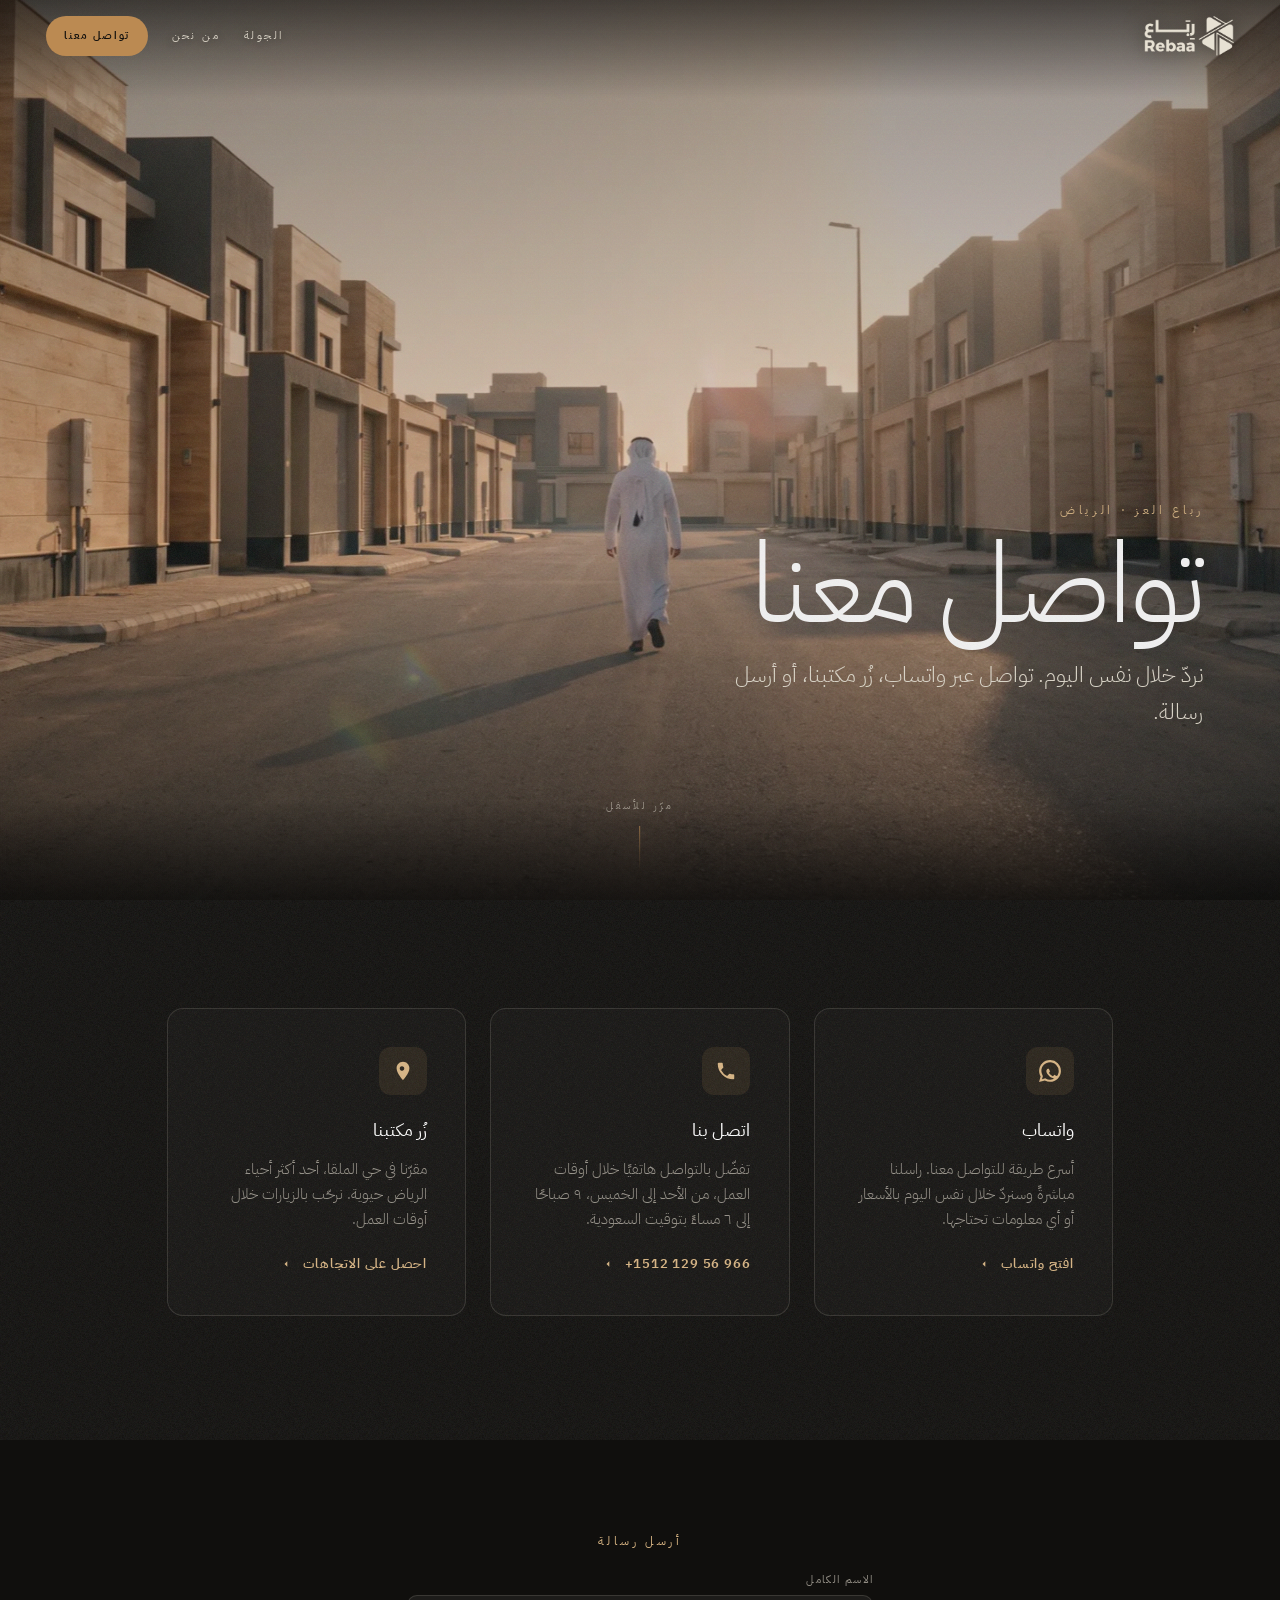
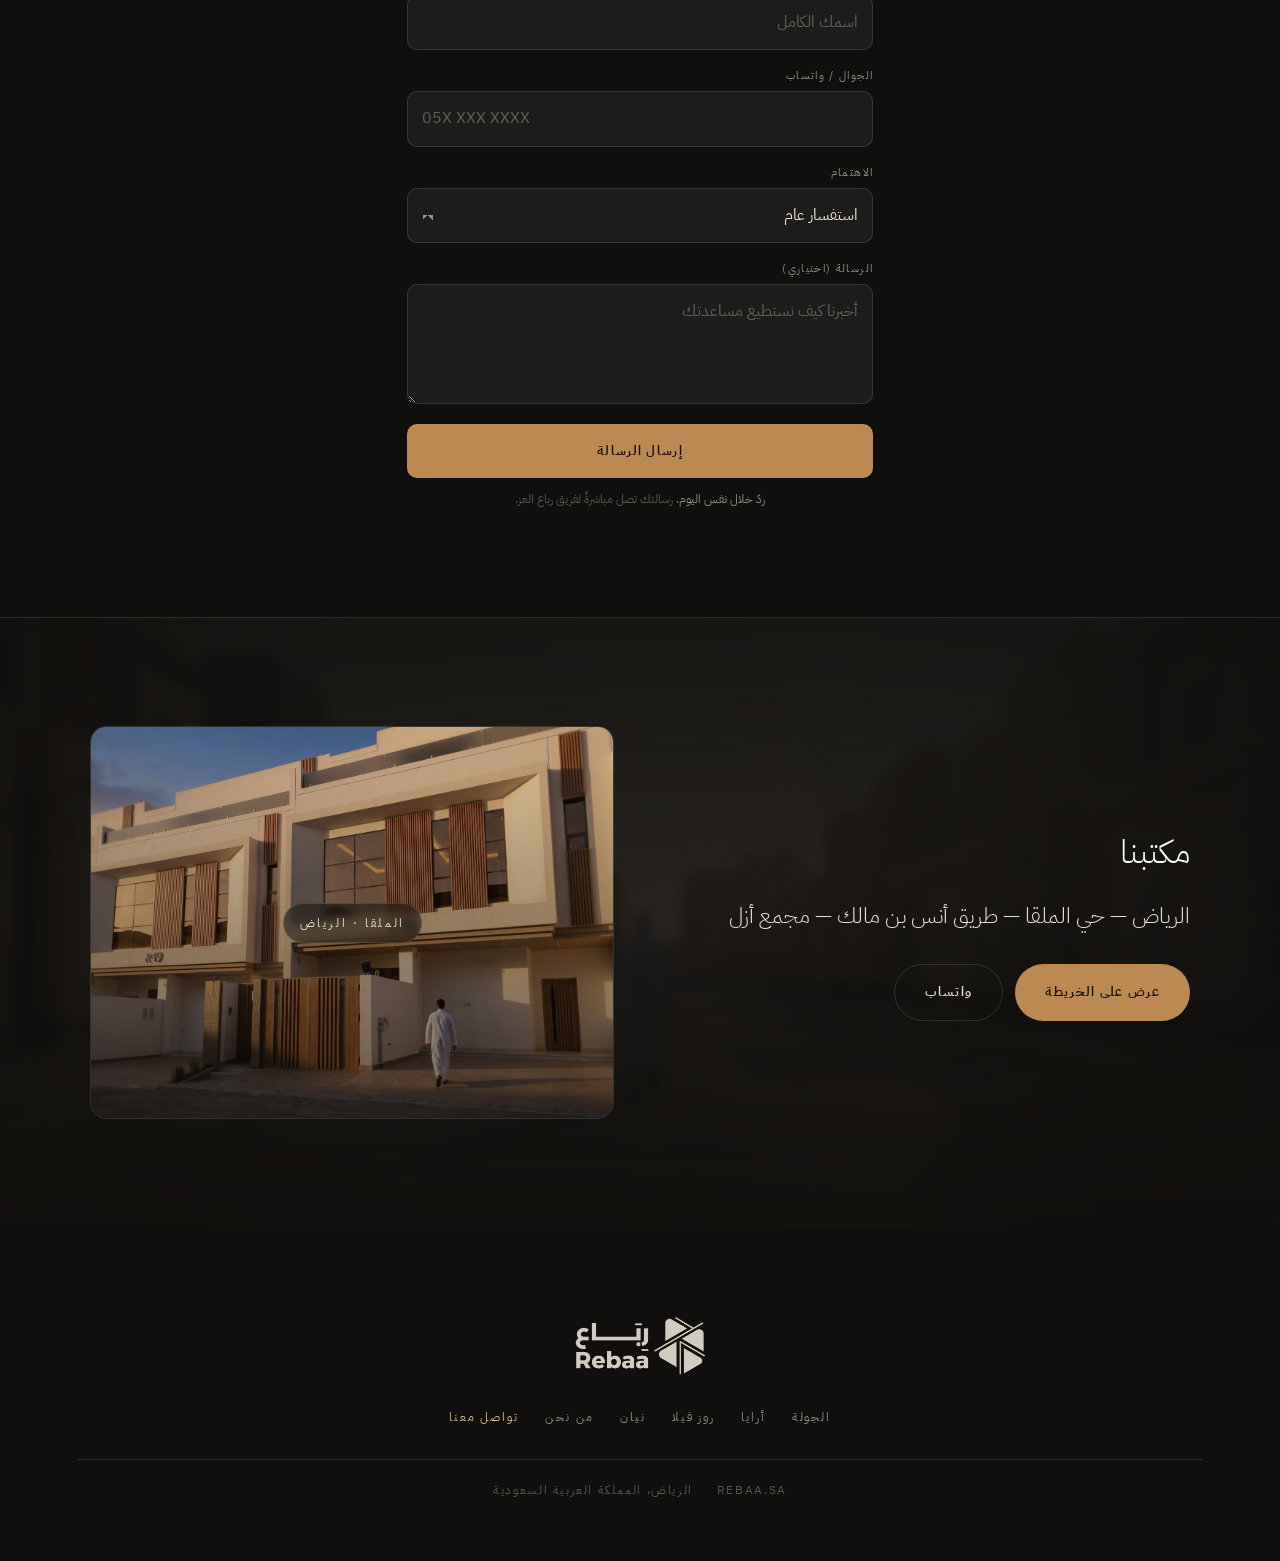
<file: contact.html>
<!doctype html>
<html lang="ar" dir="rtl">
<head>
<meta charset="utf-8" />
<meta name="viewport" content="width=device-width, initial-scale=1, viewport-fit=cover" />
<title>تواصل معنا — رباع العز، الرياض</title>
<meta name="description" content="تواصل مع رباع العز — تسويق عقاري ووساطة ومزادات في الرياض. واتساب، زُر مكتبنا في الملقا، أو أرسل رسالة." />
<link rel="canonical" href="https://zaptapagency.github.io/rebaa-the-walk/contact.html" />
<meta name="robots" content="index,follow" />
<meta property="og:type" content="website" />
<meta property="og:title" content="تواصل معنا — رباع العز، الرياض" />
<meta property="og:description" content="واتساب، زُر مكتبنا في الملقا، أو أرسل رسالة. ردّ خلال نفس اليوم." />
<meta property="og:image" content="https://zaptapagency.github.io/rebaa-the-walk/assets/img/hero.webp" />
<meta property="og:url" content="https://zaptapagency.github.io/rebaa-the-walk/contact.html" />
<link rel="icon" type="image/png" href="assets/img/rebaa-symbol.png" />
<link rel="preload" as="image" href="assets/img/hero.webp" />
<link rel="stylesheet" href="assets/fonts/fonts.css?v=14" />
<link rel="stylesheet" href="styles.css?v=14" />
<link rel="stylesheet" href="project.css?v=14" />
<style>
  .contact-page{ background:var(--ink); }

  /* Cards grid */
  .ct-grid{
    display:grid; grid-template-columns:repeat(auto-fit,minmax(280px,1fr));
    gap:clamp(16px,2vw,24px); max-width:1100px; margin:0 auto;
    padding:0 clamp(20px,6vw,88px);
  }
  .ct-card{
    border:1px solid var(--line); border-radius:16px; padding:clamp(28px,3vw,40px);
    background:rgba(255,255,255,.025); transition:border-color .3s;
  }
  .ct-card:hover{ border-color:var(--bronze-soft); }
  .ct-card__icon{ width:48px; height:48px; border-radius:12px; background:rgba(187,138,82,.12);
    display:flex; align-items:center; justify-content:center; margin-bottom:1.2em; }
  .ct-card__icon svg{ width:22px; height:22px; fill:var(--bronze-soft); }
  .ct-card h3{ font-family:var(--arab); font-weight:500; font-size:1.15rem; color:var(--paper); margin:0 0 .6em; }
  .ct-card p{ font-size:.92rem; line-height:1.7; color:var(--stone-dim); margin:0 0 1.2em; font-weight:300; }
  .ct-card a.ct-link{
    display:inline-flex; align-items:center; gap:8px;
    font-size:.82rem; letter-spacing:.06em; font-weight:600;
    color:var(--bronze-soft); transition:color .25s;
  }
  .ct-card a.ct-link:hover{ color:var(--paper); }
  .ct-link svg{ width:14px; height:14px; fill:currentColor; }

  /* Form section */
  .ct-form-section{
    max-width:620px; margin:0 auto;
    padding:clamp(72px,12vh,140px) clamp(20px,6vw,88px);
  }
  .ct-form-section .band__eyebrow{ text-align:center; font-size:.72rem; letter-spacing:.3em; color:var(--bronze-soft); margin:0 0 1.6em; }
  .ct-form{ display:flex; flex-direction:column; gap:16px; }
  .ct-field{ display:flex; flex-direction:column; gap:6px; }
  .ct-field label{ font-size:.7rem; letter-spacing:.12em; color:var(--stone-dim); }
  .ct-form input, .ct-form select, .ct-form textarea{
    width:100%; font:inherit; font-size:1rem; color:var(--stone);
    background:rgba(255,255,255,.055); border:1px solid var(--line); border-radius:10px;
    padding:13px 14px; transition:border-color .25s, background .25s;
  }
  .ct-form textarea{ min-height:120px; resize:vertical; }
  .ct-form input::placeholder, .ct-form textarea::placeholder{ color:var(--stone-faint); }
  .ct-form input:focus, .ct-form select:focus, .ct-form textarea:focus{ outline:none; border-color:var(--bronze-soft); background:rgba(255,255,255,.08); }
  .ct-form select{ appearance:none; -webkit-appearance:none; background-image:linear-gradient(45deg,transparent 50%,var(--stone-dim) 50%),linear-gradient(135deg,var(--stone-dim) 50%,transparent 50%); background-position:20px 55%,15px 55%; background-size:5px 5px,5px 5px; background-repeat:no-repeat; }
  .ct-submit{
    margin-top:4px; font:inherit; font-size:.82rem; font-weight:600; letter-spacing:.1em;
    background:var(--bronze); color:var(--ink); border:none; border-radius:10px; padding:16px 20px; cursor:pointer;
    transition:background .25s, transform .2s;
  }
  .ct-submit:hover{ background:var(--bronze-soft); transform:translateY(-1px); }
  .ct-fine{ margin:.9em 0 0; font-size:.74rem; color:var(--stone-faint); text-align:center; }
  .ct-fine b{ color:var(--stone-dim); font-weight:500; }

  /* Success */
  .ct-done{ text-align:center; padding:8px 4px; display:none; }
  .ct-done__mark{ width:52px; height:52px; margin:0 auto 14px; border-radius:50%; background:var(--bronze); color:var(--ink); display:flex; align-items:center; justify-content:center; font-size:1.5rem; }
  .ct-done h3{ font-family:var(--arab); font-weight:300; font-size:1.5rem; color:var(--paper); margin:0 0 .4em; }
  .ct-done p{ color:var(--stone-dim); margin:0; font-size:.98rem; }

  /* Map band */
  .ct-map{
    position:relative; overflow:hidden; border-top:1px solid var(--line);
    padding:clamp(72px,12vh,140px) clamp(20px,6vw,88px);
  }
  .ct-map__inner{ max-width:1100px; margin:0 auto; display:grid; grid-template-columns:1fr 1fr; gap:clamp(28px,4vw,60px); align-items:center; }
  .ct-map__text h2{ font-family:var(--arab); font-weight:300; font-size:clamp(1.5rem,2.6vw,2.2rem); color:var(--paper); margin:0 0 .5em; }
  .ct-map__text .ct-addr{ font-size:clamp(1.1rem,1.8vw,1.35rem); line-height:1.7; color:var(--stone); font-weight:300; margin:0 0 1.4em; }
  .ct-map__card{ aspect-ratio:4/3; border-radius:16px; overflow:hidden; border:1px solid var(--line); position:relative; display:block; }
  .ct-map__card img{ width:100%; height:100%; object-fit:cover; display:block; filter:saturate(.9); }
  .ct-map__pin{ position:absolute; inset:0; display:flex; align-items:center; justify-content:center; background:linear-gradient(to top,rgba(16,15,13,.6),rgba(16,15,13,.1)); }
  .ct-map__pin span{ font-size:.74rem; letter-spacing:.22em; color:var(--stone); background:rgba(16,15,13,.5); border:1px solid var(--line); padding:9px 16px; border-radius:999px; backdrop-filter:blur(4px); }

  @media (max-width:820px){
    .ct-map__inner{ grid-template-columns:1fr; }
    .ct-map__card{ order:-1; }
  }
</style>
</head>
<body>

<div class="preloader" id="preloader" aria-hidden="true">
  <img class="preloader__logo" src="assets/img/rebaa-lockup.png" alt="رباع العز — تسويق عقاري" />
  <div class="preloader__bar"><span id="preloaderFill"></span></div>
</div>

<div class="progress" aria-hidden="true"><span id="progressFill"></span></div>
<div class="film" aria-hidden="true"></div>

<header class="topbar">
  <a href="index.html" class="wordmark" aria-label="رباع العز — الرئيسية">
    <img class="wordmark__img" src="assets/img/rebaa-mark.png" alt="رباع العز" />
  </a>
  <nav class="topbar__nav">
    <a href="index.html">الجولة</a>
    <a href="about.html">من نحن</a>
    <a href="contact.html" class="topbar__cta">تواصل معنا</a>
  </nav>
</header>

<main class="contact-page">

  <!-- HERO -->
  <section class="p-hero" id="hero">
    <div class="p-hero__media" aria-hidden="true">
      <video class="bgvid" id="heroVid" poster="assets/img/hero.webp" muted loop autoplay playsinline preload="auto">
        <source src="assets/video/hero.mp4" type="video/mp4" />
      </video>
      <div class="scrim scrim--hero"></div>
      <div class="grain" aria-hidden="true"></div>
    </div>
    <div class="p-hero__content">
      <p class="p-hero__place">رباع العز · الرياض</p>
      <div class="p-names">
        <h1 class="p-name">تواصل معنا</h1>
      </div>
      <p class="p-hero__tag">نردّ خلال نفس اليوم. تواصل عبر واتساب، زُر مكتبنا، أو أرسل رسالة.</p>
    </div>
    <a href="#channels" class="scrollcue" aria-label="طرق التواصل"><span>مرّر للأسفل</span><i></i></a>
  </section>

  <!-- CONTACT CHANNELS -->
  <section id="channels" style="padding:clamp(72px,12vh,140px) 0;">
    <div class="ct-grid">

      <!-- WhatsApp -->
      <div class="ct-card reveal">
        <div class="ct-card__icon">
          <svg viewBox="0 0 24 24"><path d="M19.11 17.23c-.29-.15-1.7-.84-1.96-.94-.26-.1-.45-.15-.64.15-.19.29-.74.94-.91 1.13-.17.19-.33.21-.62.07-.29-.15-1.22-.45-2.32-1.43-.86-.76-1.44-1.7-1.6-1.99-.17-.29-.02-.45.13-.6.13-.13.29-.33.43-.5.15-.17.19-.29.29-.48.1-.19.05-.36-.02-.5-.07-.15-.64-1.56-.88-2.13-.23-.56-.47-.48-.64-.49l-.55-.01c-.19 0-.5.07-.76.36-.26.29-1 .98-1 2.38 0 1.4 1.02 2.76 1.17 2.95.15.19 2.01 3.07 4.88 4.3.68.29 1.21.47 1.63.6.68.22 1.3.19 1.79.12.55-.08 1.7-.69 1.94-1.36.24-.67.24-1.24.17-1.36-.07-.12-.26-.19-.55-.33M12.05 21.5h-.01a9.45 9.45 0 01-4.82-1.32l-.35-.21-3.58.94.96-3.49-.23-.36a9.44 9.44 0 01-1.45-5.03c0-5.22 4.26-9.47 9.49-9.47 2.53 0 4.91.99 6.7 2.78a9.4 9.4 0 012.77 6.7c0 5.22-4.26 9.46-9.48 9.46M20.52 3.48A11.78 11.78 0 0012.05 0C5.5 0 .16 5.33.16 11.89c0 2.1.55 4.14 1.6 5.95L.06 24l6.3-1.65a11.85 11.85 0 005.68 1.45h.01c6.55 0 11.89-5.34 11.89-11.9 0-3.18-1.24-6.17-3.49-8.42"/></svg>
        </div>
        <h3>واتساب</h3>
        <p>أسرع طريقة للتواصل معنا. راسلنا مباشرةً وسنردّ خلال نفس اليوم بالأسعار أو أي معلومات تحتاجها.</p>
        <a class="ct-link" href="https://wa.me/966561291512?text=%D9%85%D8%B1%D8%AD%D8%A8%D8%A7%D9%8B%20%D8%B1%D8%A8%D8%A7%D8%B9%20%D8%A7%D9%84%D8%B9%D8%B2%D8%8C%20%D8%A3%D8%B1%D8%BA%D8%A8%20%D8%A8%D8%A7%D9%84%D8%AA%D9%88%D8%A7%D8%B5%D9%84%20%D9%85%D8%B9%D9%83%D9%85" target="_blank" rel="noopener">
          افتح واتساب <svg viewBox="0 0 20 20"><path d="M15 10H5M9 6l-4 4 4 4"/></svg>
        </a>
      </div>

      <!-- Phone -->
      <div class="ct-card reveal">
        <div class="ct-card__icon">
          <svg viewBox="0 0 24 24"><path d="M6.62 10.79a15.05 15.05 0 006.59 6.59l2.2-2.2a1 1 0 011.01-.24c1.12.37 2.33.57 3.58.57a1 1 0 011 1V20a1 1 0 01-1 1A17 17 0 013 4a1 1 0 011-1h3.5a1 1 0 011 1c0 1.25.2 2.46.57 3.58a1 1 0 01-.24 1.01l-2.2 2.2z"/></svg>
        </div>
        <h3>اتصل بنا</h3>
        <p>تفضّل بالتواصل هاتفيًا خلال أوقات العمل، من الأحد إلى الخميس، ٩ صباحًا إلى ٦ مساءً بتوقيت السعودية.</p>
        <a class="ct-link" href="tel:+966561291512">
          966 56 129 1512+ <svg viewBox="0 0 20 20"><path d="M15 10H5M9 6l-4 4 4 4"/></svg>
        </a>
      </div>

      <!-- Visit -->
      <div class="ct-card reveal">
        <div class="ct-card__icon">
          <svg viewBox="0 0 24 24"><path d="M12 2C8.13 2 5 5.13 5 9c0 5.25 7 13 7 13s7-7.75 7-13c0-3.87-3.13-7-7-7zm0 9.5A2.5 2.5 0 1112 7a2.5 2.5 0 010 4.5z"/></svg>
        </div>
        <h3>زُر مكتبنا</h3>
        <p>مقرّنا في حي الملقا، أحد أكثر أحياء الرياض حيوية. نرحّب بالزيارات خلال أوقات العمل.</p>
        <a class="ct-link" href="https://www.google.com/maps/search/?api=1&query=Azl%20Complex%20Anas%20Bin%20Malik%20Road%20Al%20Malqa%20Riyadh" target="_blank" rel="noopener">
          احصل على الاتجاهات <svg viewBox="0 0 20 20"><path d="M15 10H5M9 6l-4 4 4 4"/></svg>
        </a>
      </div>

    </div>
  </section>

  <!-- MESSAGE FORM -->
  <section class="ct-form-section" id="message">
    <p class="band__eyebrow">أرسل رسالة</p>
    <div id="formWrap">
      <form class="ct-form" id="contactForm" novalidate>
        <div class="ct-field">
          <label for="c-name">الاسم الكامل</label>
          <input id="c-name" name="name" type="text" autocomplete="name" placeholder="اسمك الكامل" required />
        </div>
        <div class="ct-field">
          <label for="c-phone">الجوال / واتساب</label>
          <input id="c-phone" name="phone" type="tel" inputmode="tel" autocomplete="tel" placeholder="05X XXX XXXX" required />
        </div>
        <div class="ct-field">
          <label for="c-interest">الاهتمام</label>
          <select id="c-interest" name="interest">
            <option value="استفسار عام">استفسار عام</option>
            <option value="أرايا">أرايا</option>
            <option value="روز فيلا">روز فيلا</option>
            <option value="نيان">نيان</option>
            <option value="خدمات التسويق">خدمات التسويق</option>
            <option value="خدمات المزادات">خدمات المزادات</option>
          </select>
        </div>
        <div class="ct-field">
          <label for="c-message">الرسالة (اختياري)</label>
          <textarea id="c-message" name="message" placeholder="أخبرنا كيف نستطيع مساعدتك"></textarea>
        </div>
        <button class="ct-submit" type="submit">إرسال الرسالة</button>
      </form>
      <p class="ct-fine"><b>ردّ خلال نفس اليوم.</b> رسالتك تصل مباشرةً لفريق رباع العز.</p>
    </div>
    <div class="ct-done" id="formDone">
      <div class="ct-done__mark">&#10003;</div>
      <h3>تم الإرسال.</h3>
      <p>سنتواصل معك خلال نفس اليوم. شكرًا لتواصلك.</p>
    </div>
  </section>

  <!-- MAP / LOCATION -->
  <section class="ct-map">
    <div class="ambient" aria-hidden="true">
      <div class="ambient__img" style="background-image:url('assets/img/hero.webp')"></div>
      <div class="scrim scrim--veil"></div>
    </div>
    <div class="ct-map__inner" style="position:relative;z-index:2">
      <div class="ct-map__text reveal">
        <h2>مكتبنا</h2>
        <p class="ct-addr">الرياض — حي الملقا — طريق أنس بن مالك — مجمع أزل</p>
        <div style="display:flex;gap:12px;flex-wrap:wrap">
          <a class="wa-btn" href="https://www.google.com/maps/search/?api=1&query=Azl%20Complex%20Anas%20Bin%20Malik%20Road%20Al%20Malqa%20Riyadh" target="_blank" rel="noopener">عرض على الخريطة</a>
          <a class="wa-btn wa-btn--ghost" href="https://wa.me/966561291512?text=%D9%85%D8%B1%D8%AD%D8%A8%D8%A7%D9%8B%20%D8%B1%D8%A8%D8%A7%D8%B9%20%D8%A7%D9%84%D8%B9%D8%B2%D8%8C%20%D8%A3%D8%B1%D8%BA%D8%A8%20%D8%A8%D8%A7%D9%84%D8%AA%D9%88%D8%A7%D8%B5%D9%84%20%D9%85%D8%B9%D9%83%D9%85" target="_blank" rel="noopener">واتساب</a>
        </div>
      </div>
      <a class="ct-map__card reveal" href="https://www.google.com/maps/search/?api=1&query=Azl%20Complex%20Anas%20Bin%20Malik%20Road%20Al%20Malqa%20Riyadh" target="_blank" rel="noopener" aria-label="فتح الموقع على خرائط قوقل">
        <img src="assets/img/nayan.webp" alt="رباع العز — الرياض" loading="lazy" />
        <span class="ct-map__pin"><span>الملقا · الرياض</span></span>
      </a>
    </div>
  </section>

</main>

<footer class="p-foot">
  <img class="p-foot__logo" src="assets/img/rebaa-mark.png" alt="رباع العز" />
  <nav class="p-foot__nav">
    <a href="index.html">الجولة</a>
    <a href="araya.html">أرايا</a>
    <a href="rosevilla.html">روز فيلا</a>
    <a href="nayan.html">نيان</a>
    <a href="about.html">من نحن</a>
    <a href="contact.html" class="is-here">تواصل معنا</a>
  </nav>
  <div class="p-foot__meta">
    <span>rebaa.sa</span>
    <span>الرياض، المملكة العربية السعودية</span>
  </div>
</footer>

<script src="assets/vendor/lenis.min.js?v=14"></script>
<script src="project.js?v=14"></script>
<script>
(function () {
  "use strict";
  var form = document.getElementById("contactForm");
  if (!form) return;

  function flag(el) {
    el.focus();
    el.style.borderColor = "#c9553d";
    el.style.animation = "none";
    void el.offsetWidth;
    el.style.animation = "lpShake .4s";
    setTimeout(function () { el.style.borderColor = ""; el.style.animation = ""; }, 1400);
  }

  form.addEventListener("submit", function (ev) {
    ev.preventDefault();
    var name = (form.querySelector("[name=name]").value || "").trim();
    var phone = (form.querySelector("[name=phone]").value || "").trim();
    var interest = (form.querySelector("[name=interest]") || {}).value || "استفسار عام";
    var message = (form.querySelector("[name=message]").value || "").trim();

    if (name.length < 2) { flag(form.querySelector("[name=name]")); return; }
    if (phone.replace(/\D/g, "").length < 7) { flag(form.querySelector("[name=phone]")); return; }

    try { window.dataLayer = window.dataLayer || []; window.dataLayer.push({ event: "generate_lead", lead_interest: interest }); } catch (e) {}
    try { if (window.gtag) window.gtag("event", "generate_lead", { interest: interest }); } catch (e) {}
    try { if (window.fbq) window.fbq("track", "Lead"); } catch (e) {}

    var num = "966561291512";
    var text = "مرحباً رباع العز، أرغب بالتواصل معكم.\n\n" +
      "الاسم: " + name + "\nالجوال: " + phone + "\nالاهتمام: " + interest +
      (message ? "\nالرسالة: " + message : "");
    window.open("https://wa.me/" + num + "?text=" + encodeURIComponent(text), "_blank");

    document.getElementById("formWrap").style.display = "none";
    document.getElementById("formDone").style.display = "block";
  });
})();
</script>
</body>
</html>
</file>
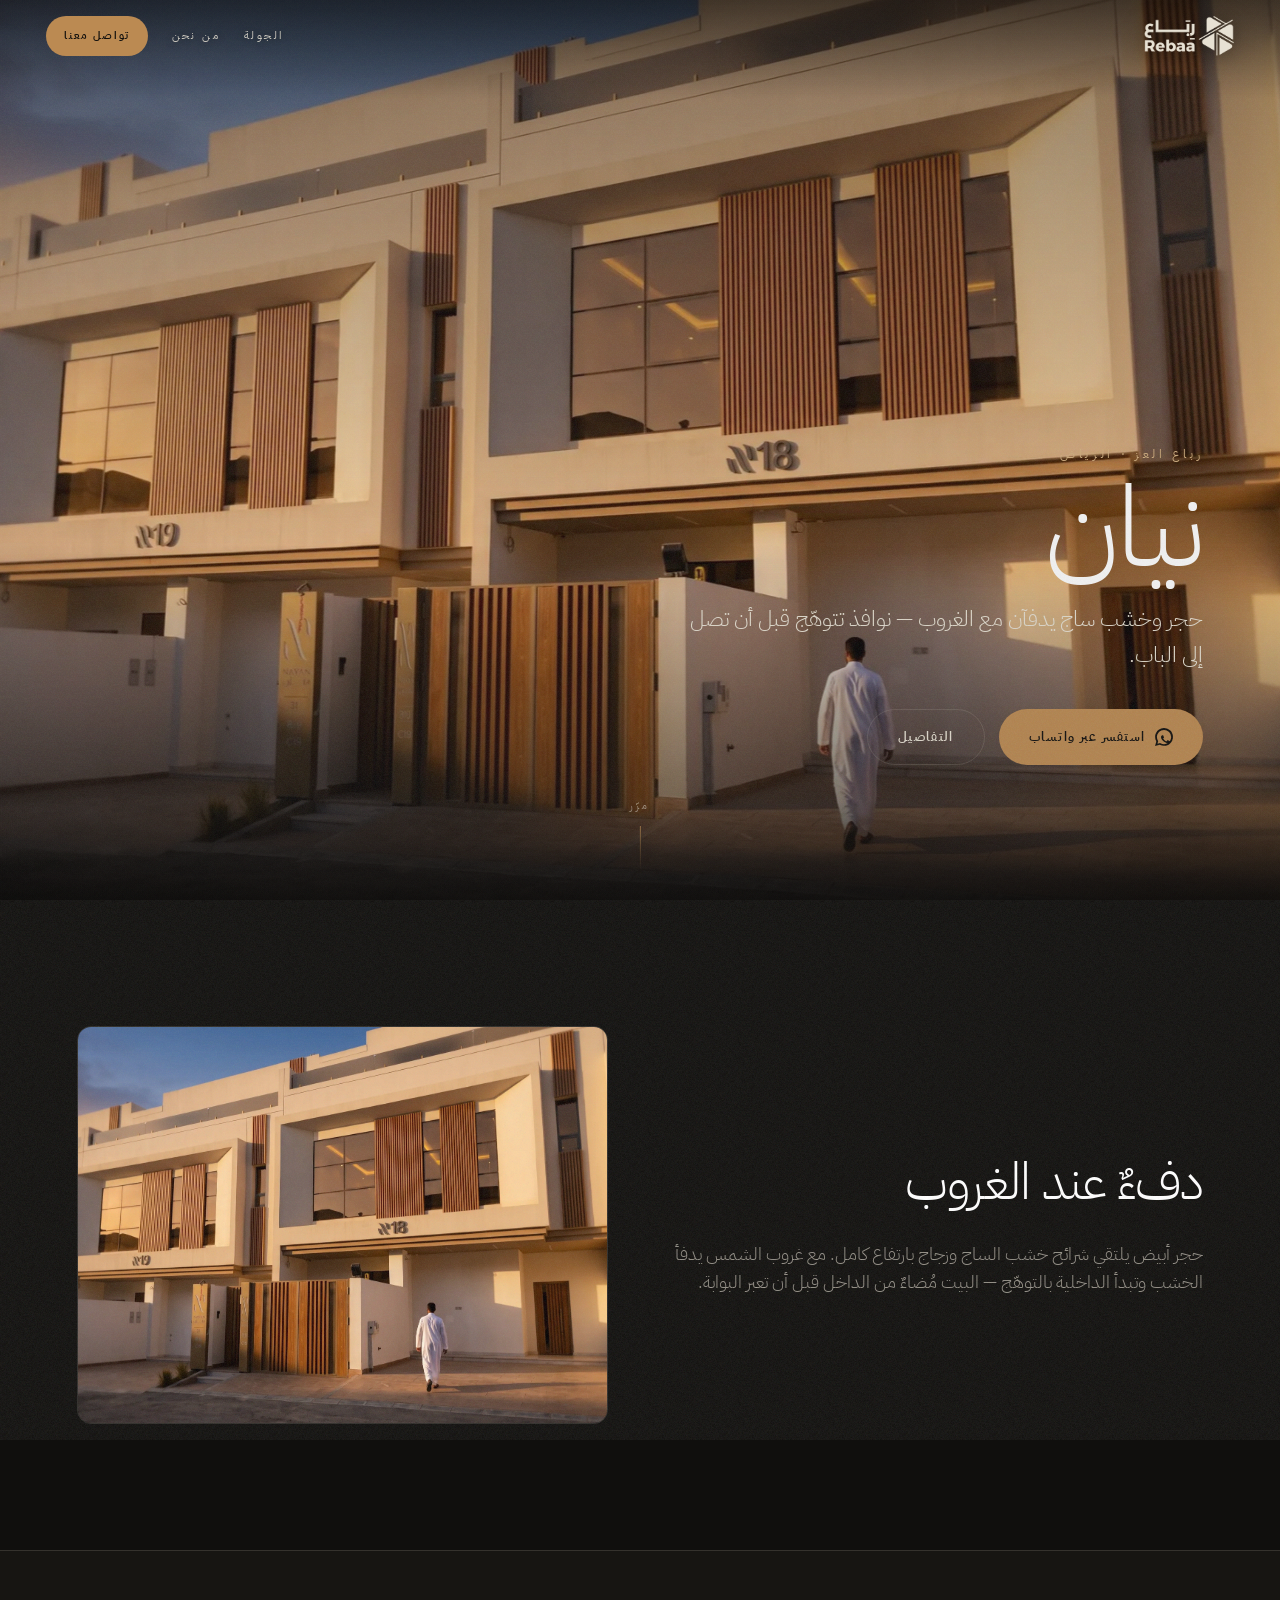
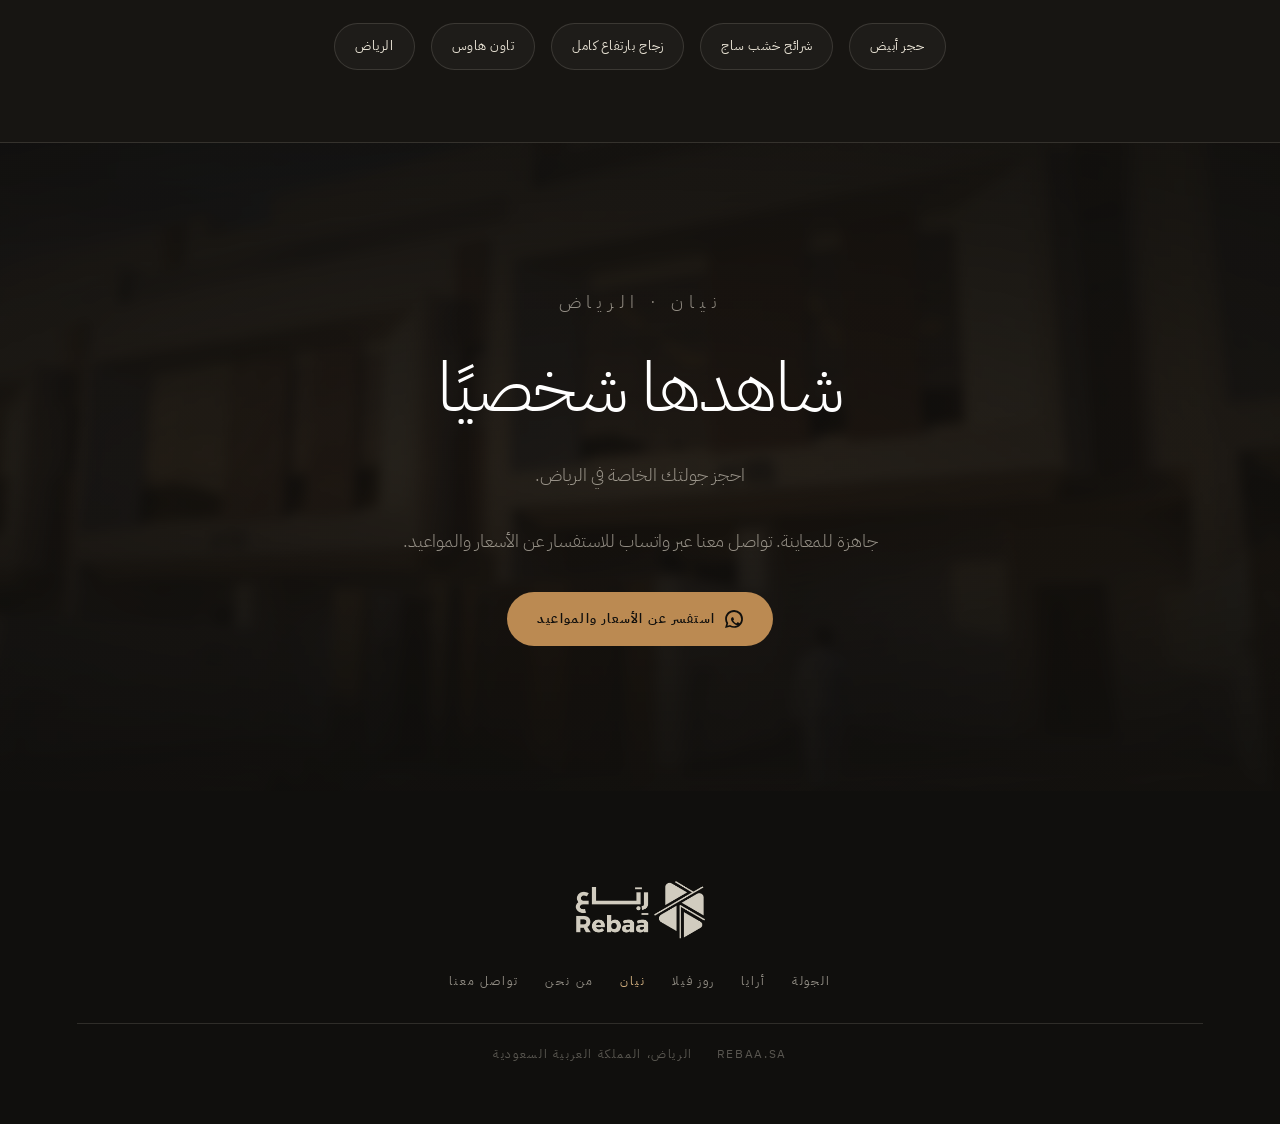
<file: nayan.html>
<!doctype html>
<html lang="ar" dir="rtl">
<head>
<meta charset="utf-8" />
<meta name="viewport" content="width=device-width, initial-scale=1, viewport-fit=cover" />
<title>نيان — فلل في الرياض | رباع العز</title>
<meta name="description" content="نيان من رباع العز — حجر وخشب ساج مع زجاج بارتفاع كامل في الرياض. جاهزة للمعاينة." />
<link rel="canonical" href="https://zaptapagency.github.io/rebaa-the-walk/nayan.html" />
<meta name="robots" content="index,follow" />
<meta property="og:type" content="website" />
<meta property="og:title" content="نيان — رباع العز، الرياض" />
<meta property="og:description" content="نيان من رباع العز — حجر وخشب ساج مع زجاج بارتفاع كامل في الرياض. جاهزة للمعاينة." />
<meta property="og:image" content="https://zaptapagency.github.io/rebaa-the-walk/assets/img/nayan.webp" />
<meta property="og:url" content="https://zaptapagency.github.io/rebaa-the-walk/nayan.html" />
<meta name="twitter:card" content="summary_large_image" />
<link rel="icon" type="image/png" href="assets/img/rebaa-symbol.png" />
<link rel="preload" as="image" href="assets/img/nayan.webp" />
<link rel="stylesheet" href="assets/fonts/fonts.css?v=14" />
<link rel="stylesheet" href="styles.css?v=14" />
<link rel="stylesheet" href="project.css?v=14" />
</head>
<body>

<div class="preloader" id="preloader" aria-hidden="true">
  <img class="preloader__logo" src="assets/img/rebaa-lockup.png" alt="رباع العز — تسويق عقاري" />
  <div class="preloader__bar"><span id="preloaderFill"></span></div>
</div>

<div class="progress" aria-hidden="true"><span id="progressFill"></span></div>
<div class="film" aria-hidden="true"></div>

<header class="topbar">
  <a href="index.html" class="wordmark" aria-label="رباع العز — الرئيسية">
    <img class="wordmark__img" src="assets/img/rebaa-mark.png" alt="رباع العز" />
  </a>
  <nav class="topbar__nav">
    <a href="index.html">الجولة</a>
    <a href="about.html">من نحن</a>
    <a href="contact.html" class="topbar__cta">تواصل معنا</a>
  </nav>
</header>

<main>

  <section class="p-hero" id="hero">
    <div class="p-hero__media" aria-hidden="true">
      <video class="bgvid" id="heroVid" poster="assets/img/nayan.webp" muted loop autoplay playsinline preload="auto">
        <source src="assets/video/nayan.mp4" type="video/mp4" />
      </video>
      <div class="scrim scrim--hero"></div>
      <div class="grain" aria-hidden="true"></div>
    </div>
    <div class="p-hero__content">
      <p class="p-hero__place">رباع العز · الرياض</p>
      <div class="p-names">
        <h1 class="p-name">نيان</h1>
      </div>
      <p class="p-hero__tag">حجر وخشب ساج يدفآن مع الغروب — نوافذ تتوهّج قبل أن تصل إلى الباب.</p>
      <div class="p-hero__cta">
        <a class="wa-btn" href="https://wa.me/966561291512?text=%D9%85%D8%B1%D8%AD%D8%A8%D8%A7%D9%8B%20%D8%B1%D8%A8%D8%A7%D8%B9%20%D8%A7%D9%84%D8%B9%D8%B2%D8%8C%20%D8%A3%D8%B1%D8%BA%D8%A8%20%D8%A8%D9%85%D8%B9%D8%B1%D9%81%D8%A9%20%D8%A7%D9%84%D8%A3%D8%B3%D8%B9%D8%A7%D8%B1%20%D9%88%D8%AD%D8%AC%D8%B2%20%D8%AC%D9%88%D9%84%D8%A9%20%D8%AE%D8%A7%D8%B5%D8%A9%20%D9%81%D9%8A%20%D9%86%D9%8A%D8%A7%D9%86%20%D8%A8%D8%A7%D9%84%D8%B1%D9%8A%D8%A7%D8%B6." target="_blank" rel="noopener"><svg viewBox="0 0 24 24" aria-hidden="true"><path d="M19.11 17.23c-.29-.15-1.7-.84-1.96-.94-.26-.1-.45-.15-.64.15-.19.29-.74.94-.91 1.13-.17.19-.33.21-.62.07-.29-.15-1.22-.45-2.32-1.43-.86-.76-1.44-1.7-1.6-1.99-.17-.29-.02-.45.13-.6.13-.13.29-.33.43-.5.15-.17.19-.29.29-.48.1-.19.05-.36-.02-.5-.07-.15-.64-1.56-.88-2.13-.23-.56-.47-.48-.64-.49l-.55-.01c-.19 0-.5.07-.76.36-.26.29-1 .98-1 2.38 0 1.4 1.02 2.76 1.17 2.95.15.19 2.01 3.07 4.88 4.3.68.29 1.21.47 1.63.6.68.22 1.3.19 1.79.12.55-.08 1.7-.69 1.94-1.36.24-.67.24-1.24.17-1.36-.07-.12-.26-.19-.55-.33M12.05 21.5h-.01a9.45 9.45 0 01-4.82-1.32l-.35-.21-3.58.94.96-3.49-.23-.36a9.44 9.44 0 01-1.45-5.03c0-5.22 4.26-9.47 9.49-9.47 2.53 0 4.91.99 6.7 2.78a9.4 9.4 0 012.77 6.7c0 5.22-4.26 9.46-9.48 9.46M20.52 3.48A11.78 11.78 0 0012.05 0C5.5 0 .16 5.33.16 11.89c0 2.1.55 4.14 1.6 5.95L.06 24l6.3-1.65a11.85 11.85 0 005.68 1.45h.01c6.55 0 11.89-5.34 11.89-11.9 0-3.18-1.24-6.17-3.49-8.42"/></svg>استفسر عبر واتساب</a>
        <a class="wa-btn wa-btn--ghost" href="#features">التفاصيل</a>
      </div>
    </div>
    <a href="#features" class="scrollcue" aria-label="التفاصيل"><span>مرّر</span><i></i></a>
  </section>

  <section class="p-feature" id="features">
    <div class="p-feature__grid">
      <div class="p-feature__text reveal">
        <h2>دفءٌ عند الغروب</h2>
        <p>حجر أبيض يلتقي شرائح خشب الساج وزجاج بارتفاع كامل. مع غروب الشمس يدفأ الخشب وتبدأ الداخلية بالتوهّج — البيت مُضاءٌ من الداخل قبل أن تعبر البوابة.</p>
      </div>
      <div class="p-feature__img reveal">
        <img src="assets/img/nayan.webp" alt="نيان في الرياض" loading="lazy" />
      </div>
    </div>
  </section>

  <section class="p-specs">
    <div class="p-specs__row reveal">
          <span>حجر أبيض</span>
          <span>شرائح خشب ساج</span>
          <span>زجاج بارتفاع كامل</span>
          <span>تاون هاوس</span>
          <span>الرياض</span>
    </div>
  </section>

  <section class="p-cta" id="enquire">
    <div class="ambient" aria-hidden="true">
      <div class="ambient__img" style="background-image:url('assets/img/nayan.webp')"></div>
      <div class="scrim scrim--veil"></div>
    </div>
    <div class="p-cta__inner reveal">
      <p class="eyebrow">نيان · الرياض</p>
      <h2>شاهدها شخصيًا</h2>
      <p class="p-cta__ar">احجز جولتك الخاصة في الرياض.</p>
      <p>جاهزة للمعاينة. تواصل معنا عبر واتساب للاستفسار عن الأسعار والمواعيد.</p>
      <a class="wa-btn" href="https://wa.me/966561291512?text=%D9%85%D8%B1%D8%AD%D8%A8%D8%A7%D9%8B%20%D8%B1%D8%A8%D8%A7%D8%B9%20%D8%A7%D9%84%D8%B9%D8%B2%D8%8C%20%D8%A3%D8%B1%D8%BA%D8%A8%20%D8%A8%D9%85%D8%B9%D8%B1%D9%81%D8%A9%20%D8%A7%D9%84%D8%A3%D8%B3%D8%B9%D8%A7%D8%B1%20%D9%88%D8%AD%D8%AC%D8%B2%20%D8%AC%D9%88%D9%84%D8%A9%20%D8%AE%D8%A7%D8%B5%D8%A9%20%D9%81%D9%8A%20%D9%86%D9%8A%D8%A7%D9%86%20%D8%A8%D8%A7%D9%84%D8%B1%D9%8A%D8%A7%D8%B6." target="_blank" rel="noopener"><svg viewBox="0 0 24 24" aria-hidden="true"><path d="M19.11 17.23c-.29-.15-1.7-.84-1.96-.94-.26-.1-.45-.15-.64.15-.19.29-.74.94-.91 1.13-.17.19-.33.21-.62.07-.29-.15-1.22-.45-2.32-1.43-.86-.76-1.44-1.7-1.6-1.99-.17-.29-.02-.45.13-.6.13-.13.29-.33.43-.5.15-.17.19-.29.29-.48.1-.19.05-.36-.02-.5-.07-.15-.64-1.56-.88-2.13-.23-.56-.47-.48-.64-.49l-.55-.01c-.19 0-.5.07-.76.36-.26.29-1 .98-1 2.38 0 1.4 1.02 2.76 1.17 2.95.15.19 2.01 3.07 4.88 4.3.68.29 1.21.47 1.63.6.68.22 1.3.19 1.79.12.55-.08 1.7-.69 1.94-1.36.24-.67.24-1.24.17-1.36-.07-.12-.26-.19-.55-.33M12.05 21.5h-.01a9.45 9.45 0 01-4.82-1.32l-.35-.21-3.58.94.96-3.49-.23-.36a9.44 9.44 0 01-1.45-5.03c0-5.22 4.26-9.47 9.49-9.47 2.53 0 4.91.99 6.7 2.78a9.4 9.4 0 012.77 6.7c0 5.22-4.26 9.46-9.48 9.46M20.52 3.48A11.78 11.78 0 0012.05 0C5.5 0 .16 5.33.16 11.89c0 2.1.55 4.14 1.6 5.95L.06 24l6.3-1.65a11.85 11.85 0 005.68 1.45h.01c6.55 0 11.89-5.34 11.89-11.9 0-3.18-1.24-6.17-3.49-8.42"/></svg>استفسر عن الأسعار والمواعيد</a>
    </div>
  </section>

</main>

<footer class="p-foot">
  <img class="p-foot__logo" src="assets/img/rebaa-mark.png" alt="رباع العز" />
  <nav class="p-foot__nav">
    <a href="index.html">الجولة</a>
    <a href="araya.html">أرايا</a>
    <a href="rosevilla.html">روز فيلا</a>
    <a href="nayan.html" class="is-here">نيان</a>
    <a href="about.html">من نحن</a>
    <a href="contact.html">تواصل معنا</a>
  </nav>
  <div class="p-foot__meta">
    <span>rebaa.sa</span>
    <span>الرياض، المملكة العربية السعودية</span>
  </div>
</footer>

<script src="assets/vendor/lenis.min.js?v=14"></script>
<script src="project.js?v=14"></script>
</body>
</html>
</file>
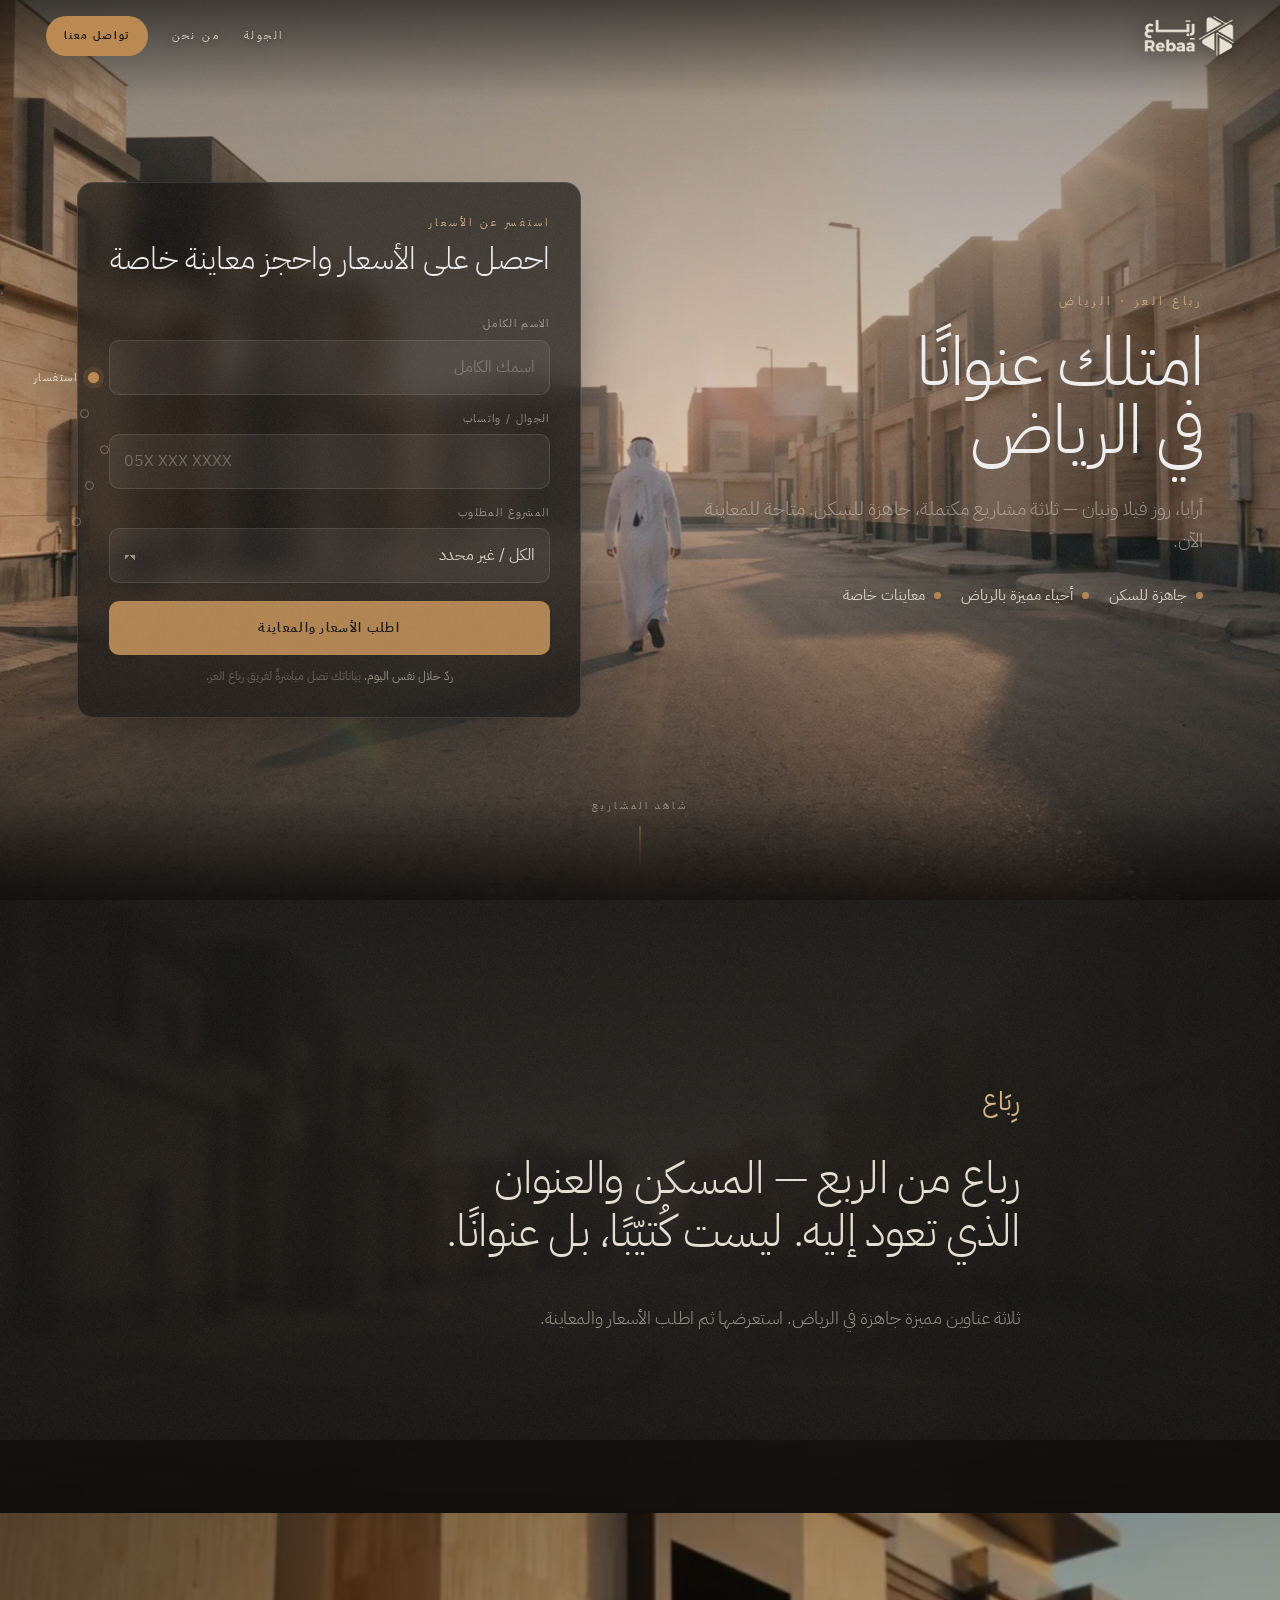
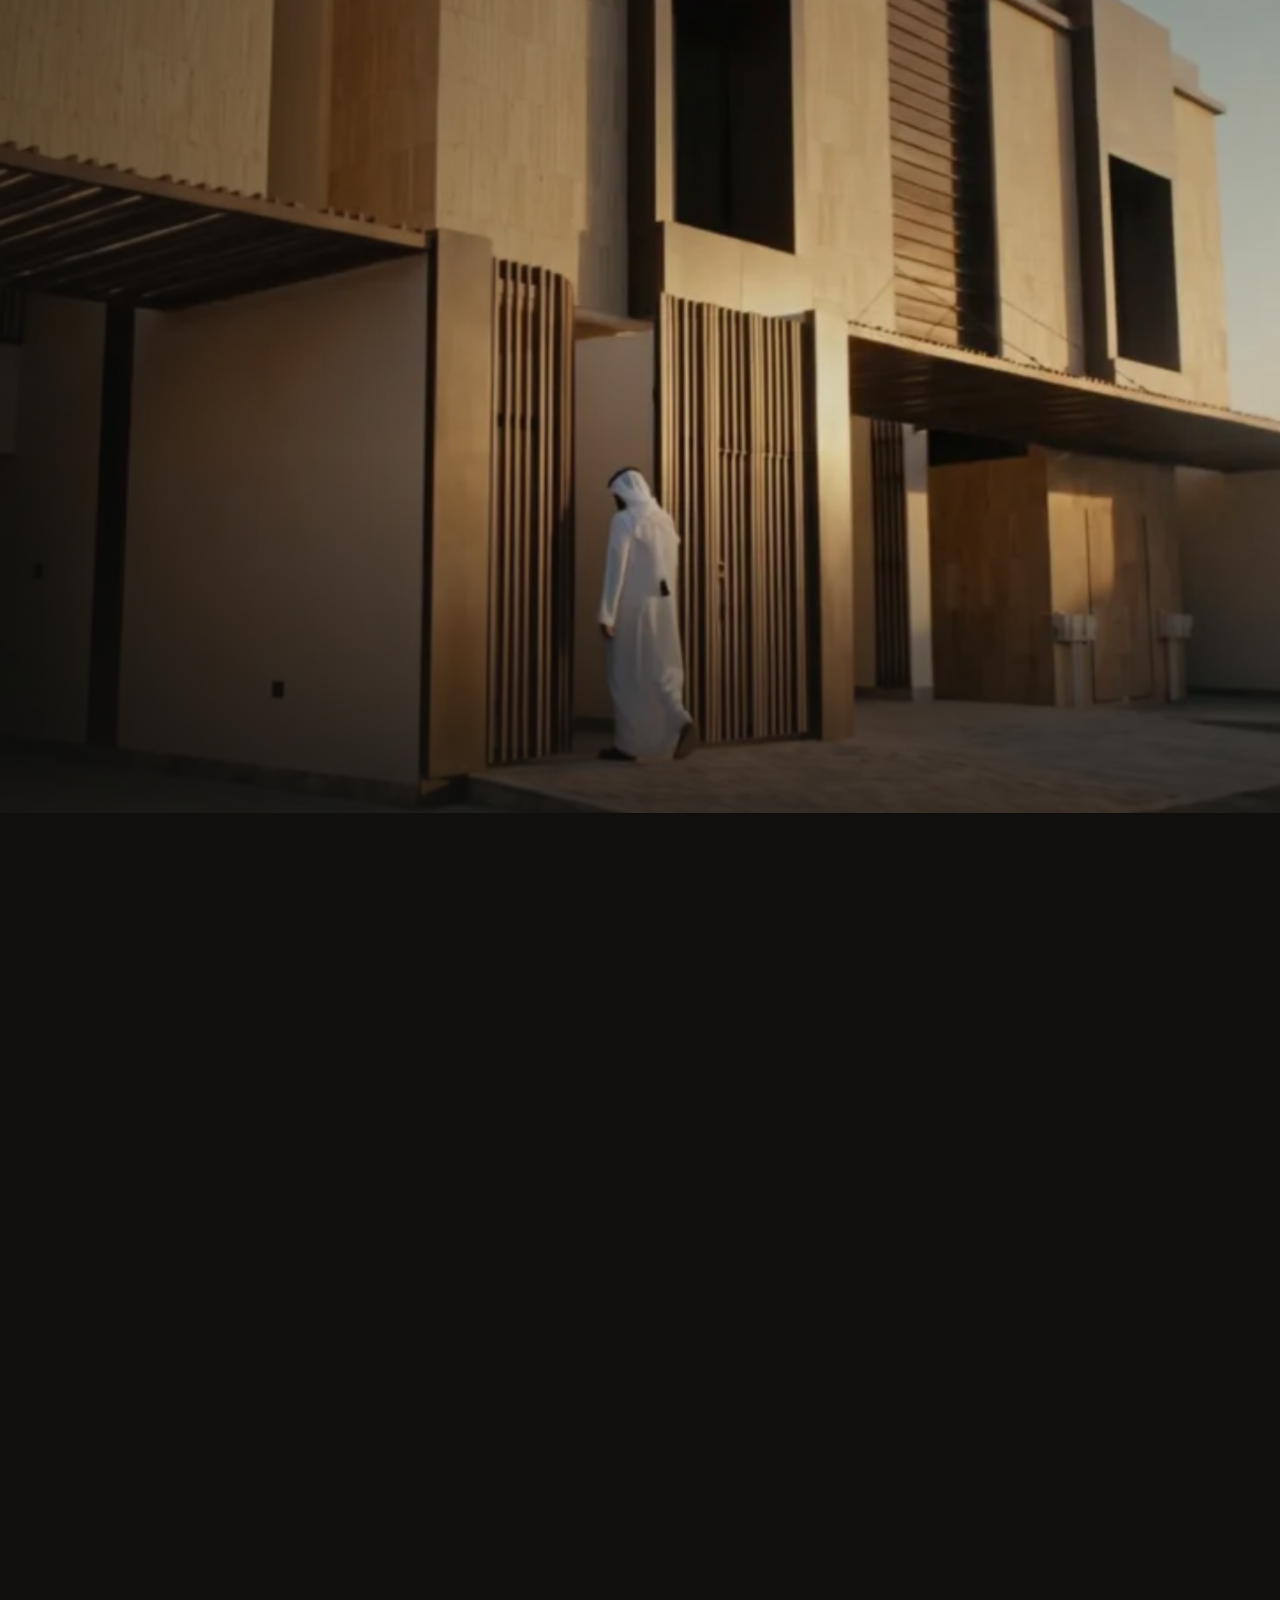
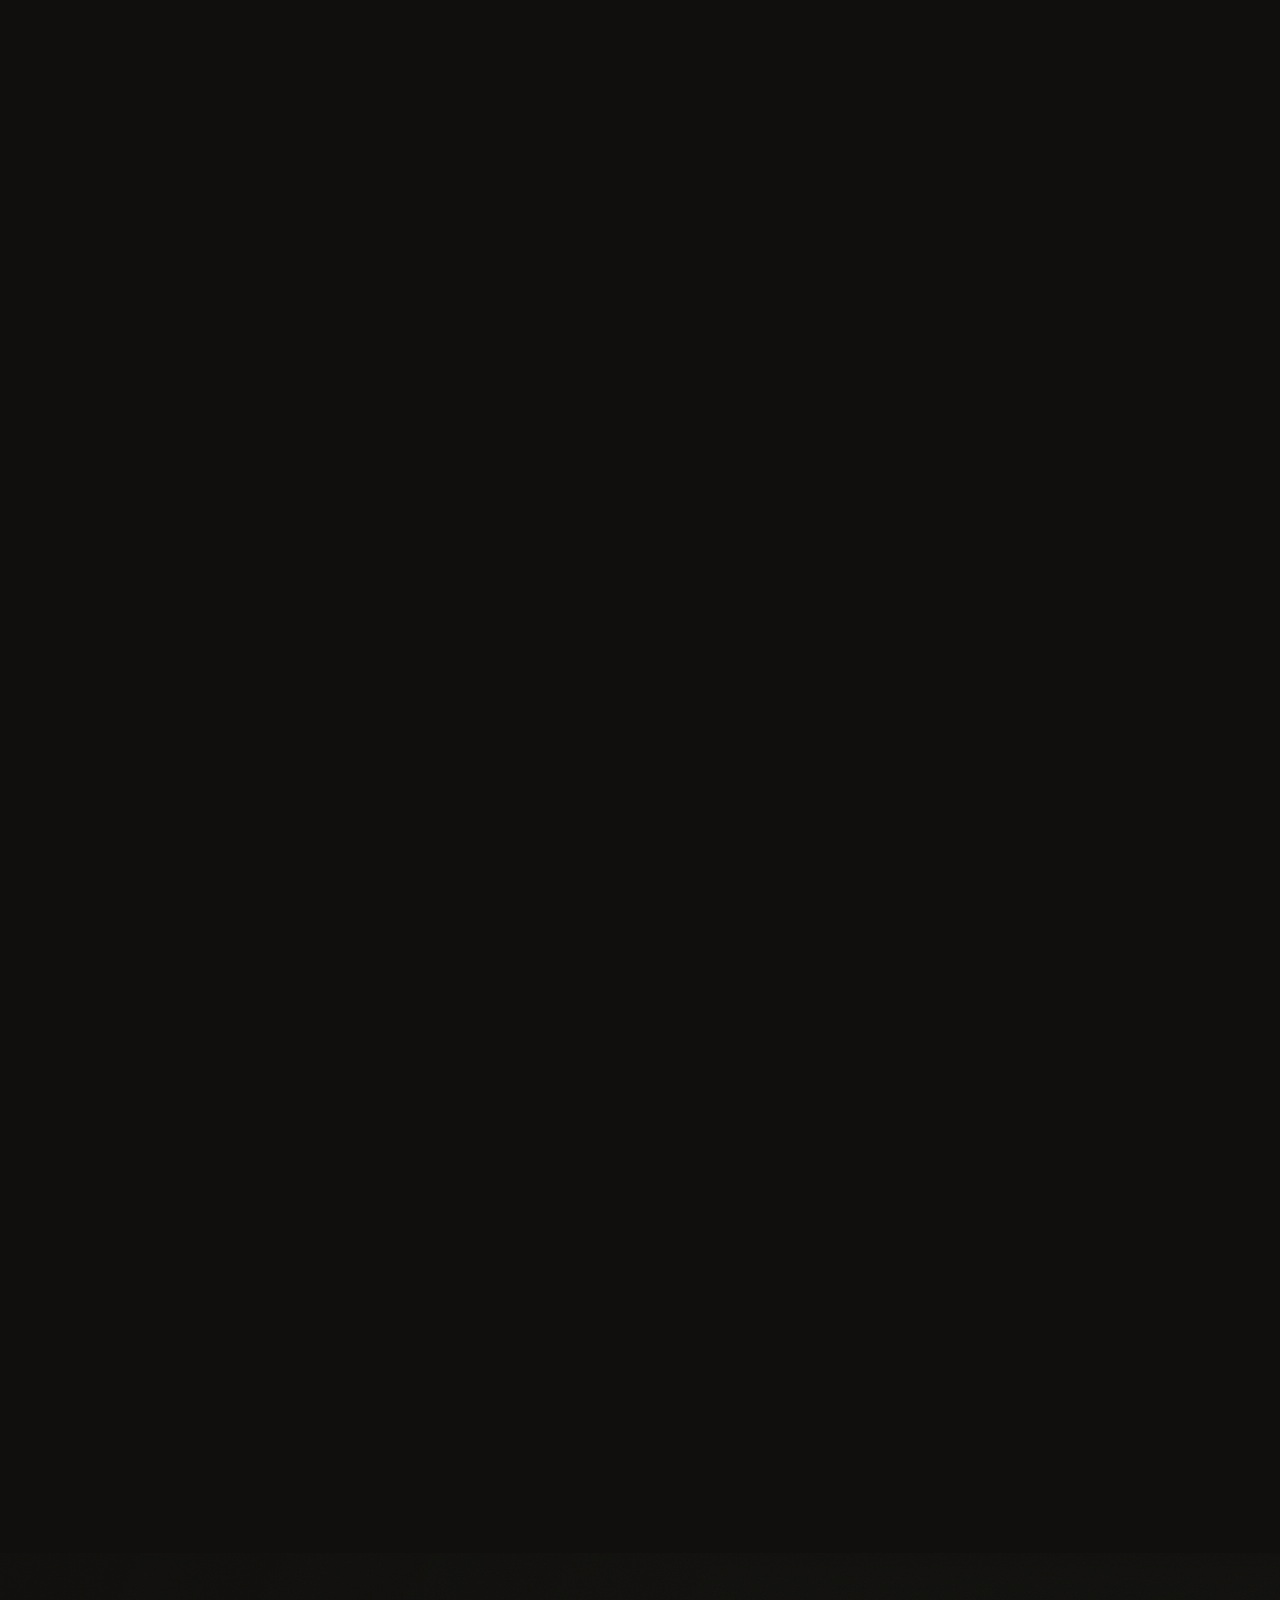
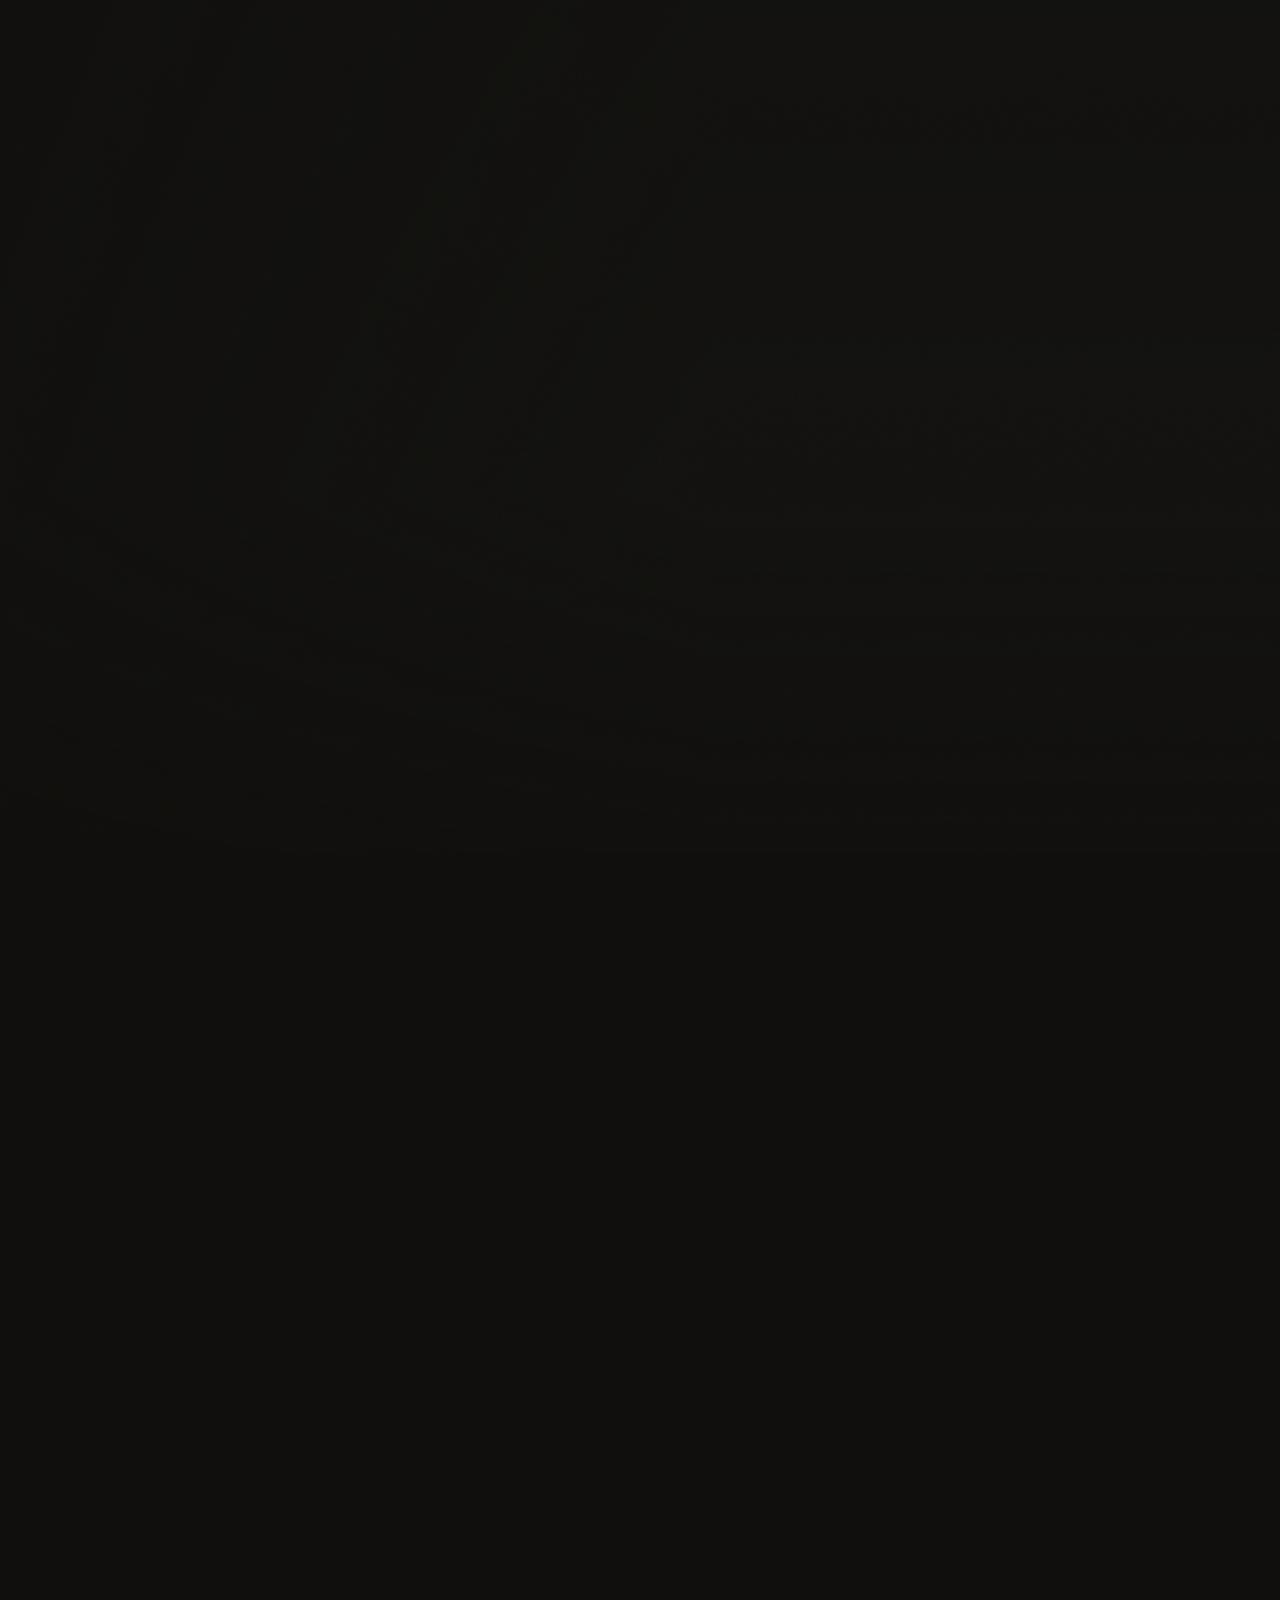
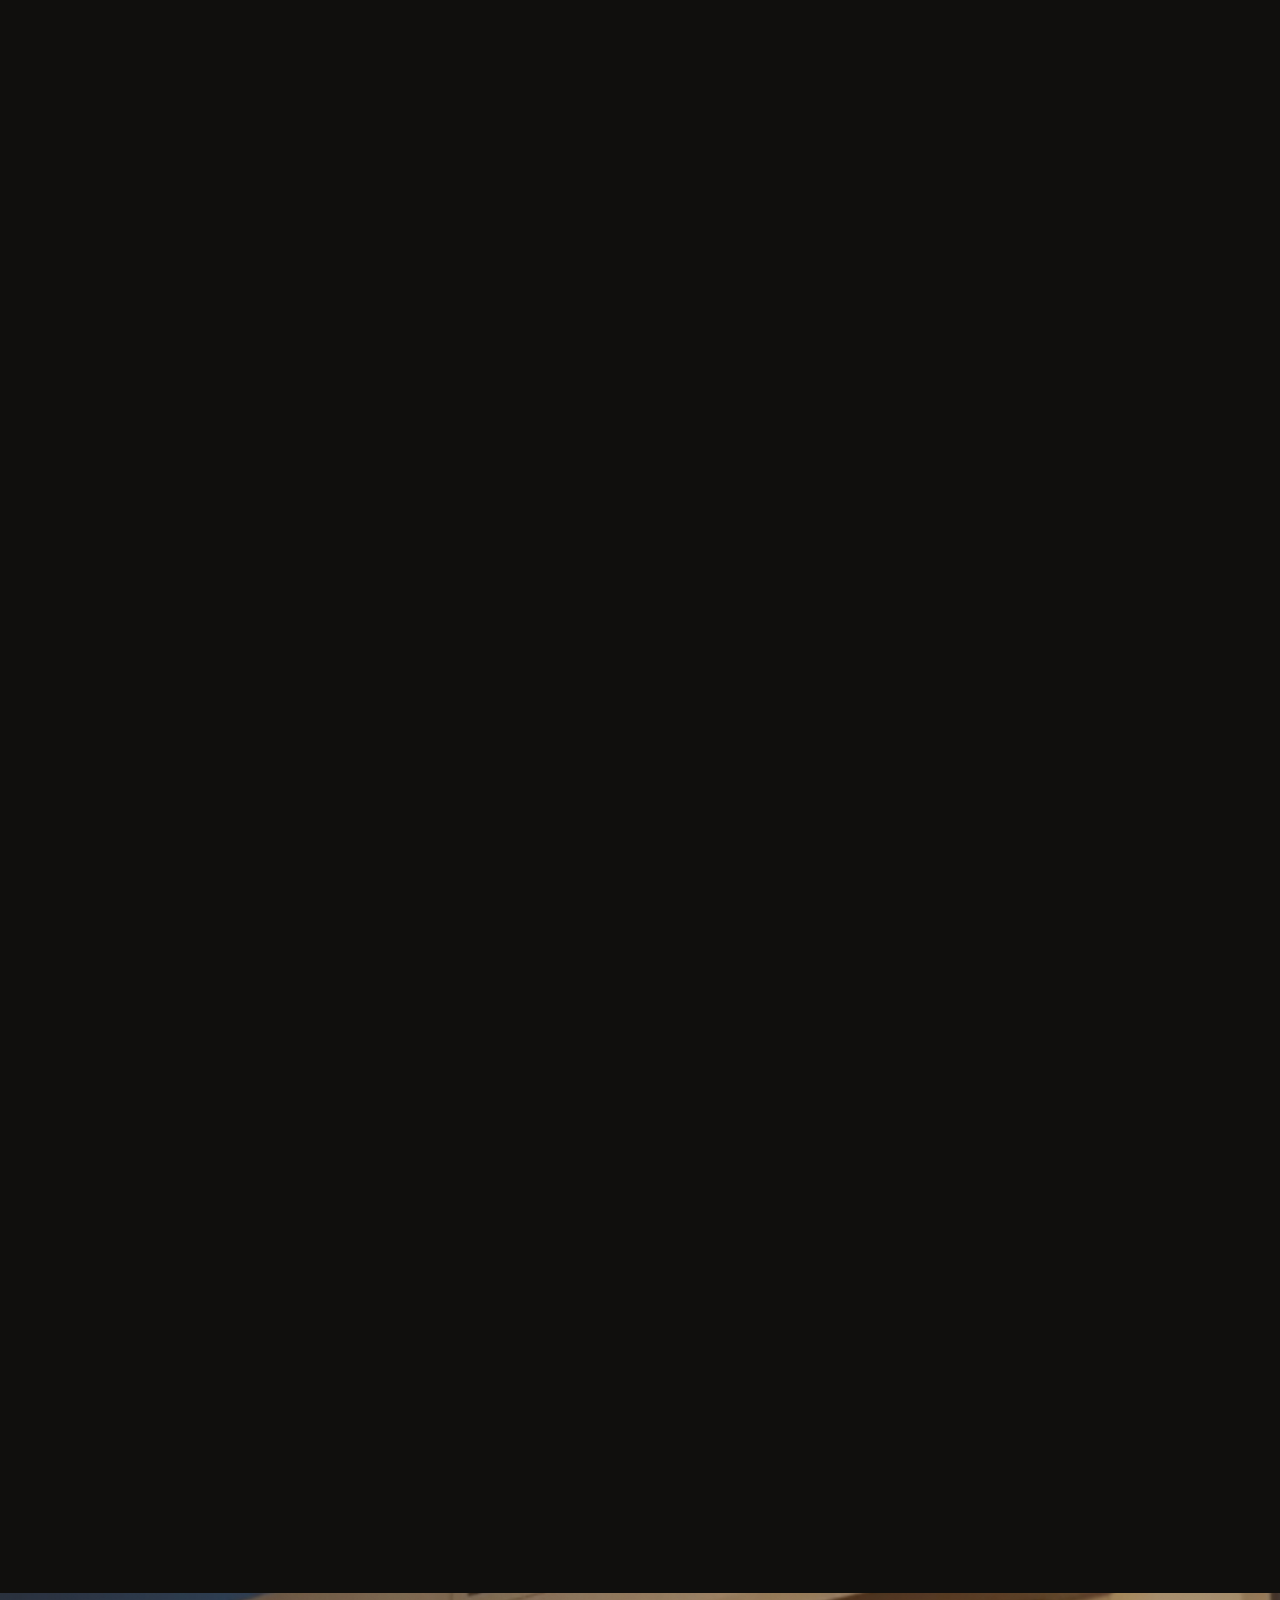
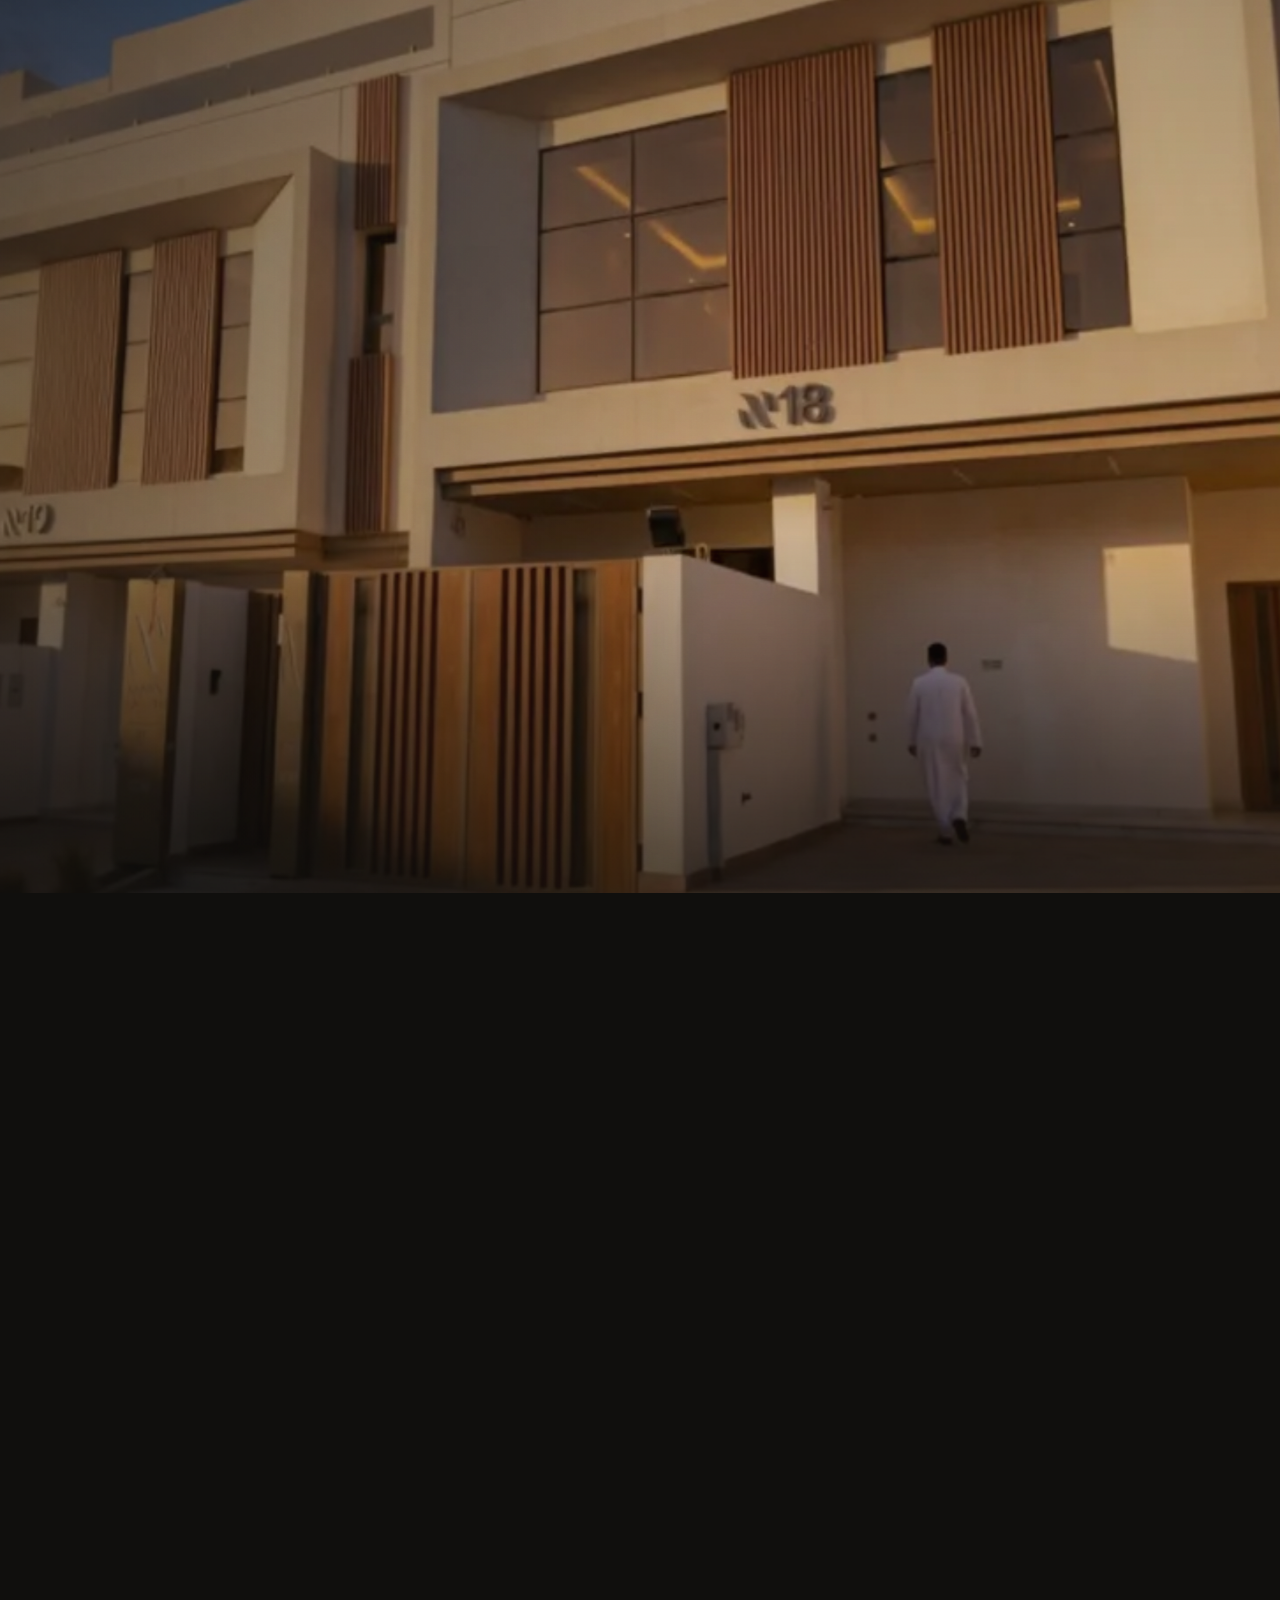
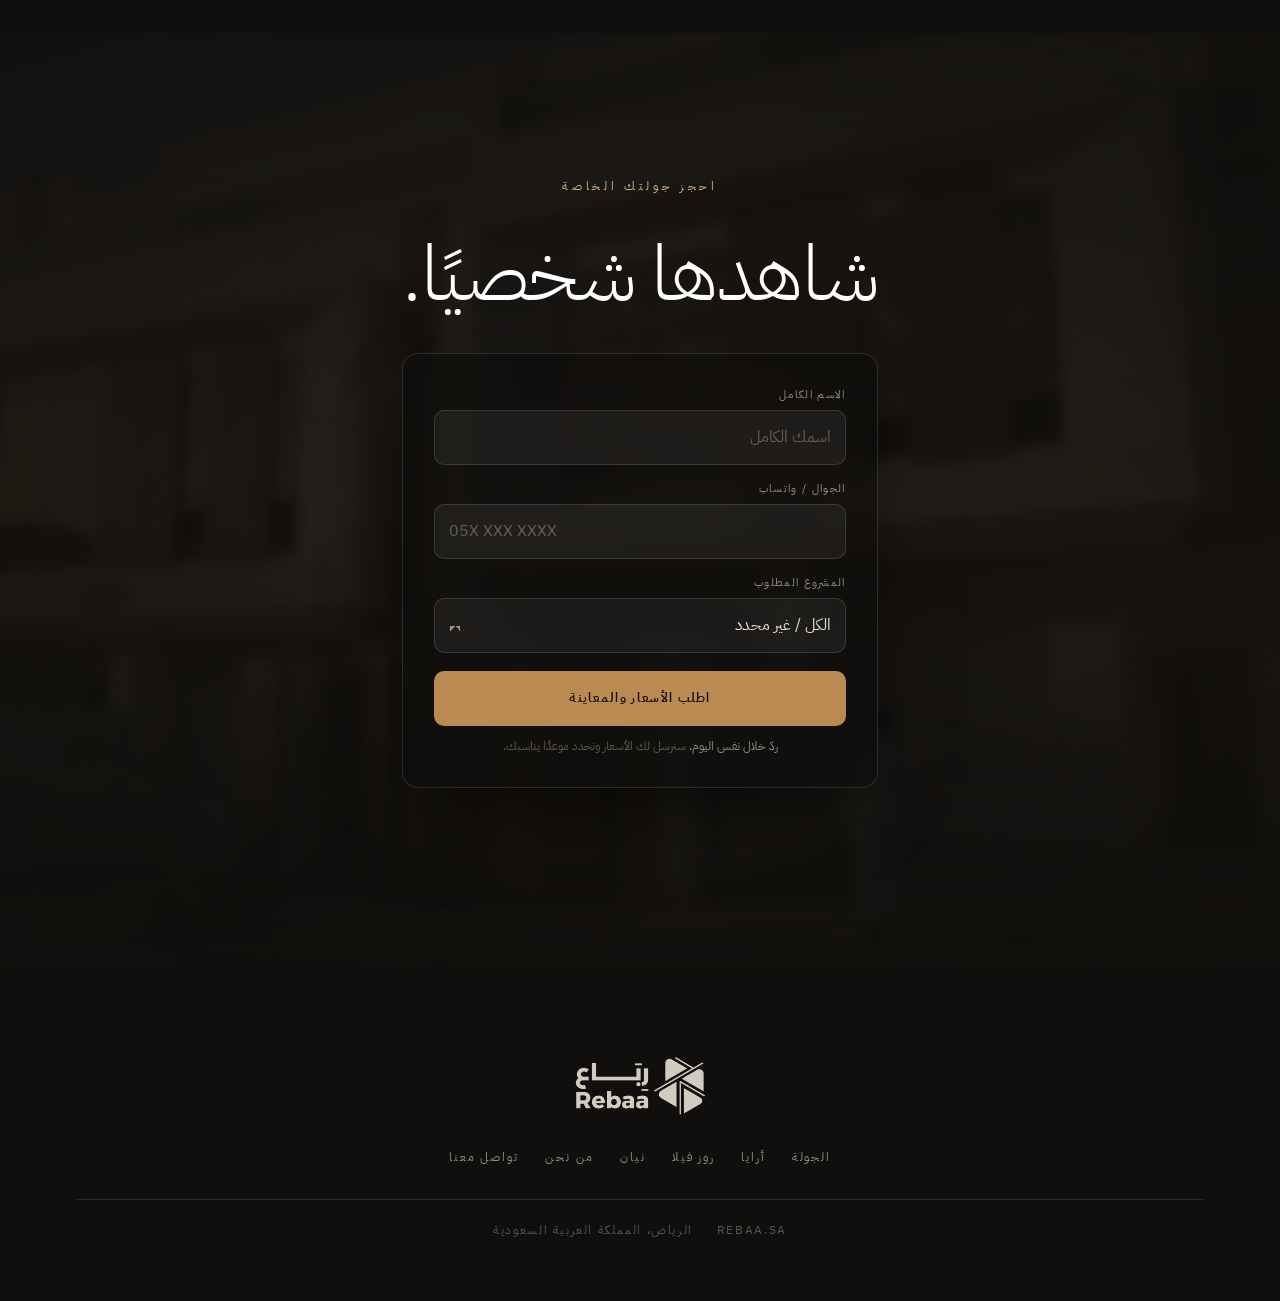
<file: offer.html>
<!doctype html>
<html lang="ar" dir="rtl">
<head>
<meta charset="utf-8" />
<meta name="viewport" content="width=device-width, initial-scale=1, viewport-fit=cover" />
<title>احجز معاينة — رباع العز، الرياض</title>
<meta name="description" content="فلل خاصة في الرياض — أرايا، روز فيلا ونيان. جاهزة للسكن. اطلب الأسعار واحجز معاينة خاصة مع رباع العز. ردّ خلال نفس اليوم." />
<link rel="canonical" href="https://zaptapagency.github.io/rebaa-the-walk/offer.html" />
<meta name="robots" content="index,follow" />
<!-- Open Graph -->
<meta property="og:type" content="website" />
<meta property="og:title" content="رباع العز — فلل خاصة في الرياض، جاهزة للمعاينة" />
<meta property="og:description" content="أرايا · روز فيلا · نيان. جاهزة للسكن. اطلب الأسعار واحجز معاينة خاصة." />
<meta property="og:image" content="https://zaptapagency.github.io/rebaa-the-walk/assets/img/hero.webp" />
<meta property="og:url" content="https://zaptapagency.github.io/rebaa-the-walk/offer.html" />
<meta name="twitter:card" content="summary_large_image" />

<!-- ==========================================================
     AD CONVERSION TRACKING — paste your tags here.
     ========================================================== -->

<link rel="icon" type="image/png" href="assets/img/rebaa-symbol.png" />
<link rel="preload" as="image" href="assets/img/hero.webp" />
<link rel="stylesheet" href="assets/fonts/fonts.css?v=14" />
<link rel="stylesheet" href="styles.css?v=14" />
<link rel="stylesheet" href="project.css?v=14" />
<style>
  /* ===== Landing-page additions (conversion layer) ===== */
  .lp-hero{ height:auto; min-height:100svh; display:flex; align-items:center; }
  .lp-hero__grid{
    position:relative; z-index:3; width:100%; max-width:1340px; margin:0 auto;
    display:grid; grid-template-columns:1.05fr 0.95fr; gap:clamp(28px,5vw,72px);
    align-items:center;
    padding:calc(96px + env(safe-area-inset-top,0px)) clamp(20px,6vw,80px) 96px;
  }
  .lp-hero .hero__content{ position:static; inset:auto; max-width:620px; will-change:transform,opacity; }
  .lp-hero .hero__title{ font-size:clamp(2.4rem,5.2vw,4.4rem); }
  .lp-usp{ list-style:none; margin:1.6em 0 0; padding:0; display:flex; flex-wrap:wrap; gap:10px 20px; }
  .lp-usp li{ display:flex; align-items:center; gap:9px; font-size:.92rem; color:var(--stone); }
  .lp-usp li::before{ content:""; width:7px; height:7px; border-radius:50%; background:var(--bronze); flex:0 0 auto; }

  /* Form card */
  .lp-card{
    background:rgba(16,15,13,.72); backdrop-filter:blur(14px);
    border:1px solid var(--line); border-radius:16px;
    padding:clamp(22px,2.4vw,32px); box-shadow:0 30px 80px -30px rgba(0,0,0,.7);
  }
  .lp-card__eyebrow{ font-size:.68rem; letter-spacing:.28em; text-transform:uppercase; color:var(--bronze-soft); margin:0 0 .5em; }
  .lp-card__title{ font-family:var(--arab); font-weight:300; font-size:clamp(1.5rem,2.4vw,2rem); line-height:1.4; color:var(--paper); margin:0 0 1.1em; text-wrap:balance; }
  .lp-form{ display:flex; flex-direction:column; gap:14px; }
  .lp-field{ display:flex; flex-direction:column; gap:6px; }
  .lp-field label{ font-size:.7rem; letter-spacing:.12em; color:var(--stone-dim); }
  .lp-form input, .lp-form select{
    width:100%; font:inherit; font-size:1rem; color:var(--stone);
    background:rgba(255,255,255,.055); border:1px solid var(--line); border-radius:10px;
    padding:13px 14px; transition:border-color .25s, background .25s;
  }
  .lp-form input::placeholder{ color:var(--stone-faint); }
  .lp-form input:focus, .lp-form select:focus{ outline:none; border-color:var(--bronze-soft); background:rgba(255,255,255,.08); }
  .lp-form input.is-invalid{ border-color:#c9553d; animation:lpShake .4s; }
  @keyframes lpShake{ 25%{transform:translateX(-5px)} 75%{transform:translateX(5px)} }
  .lp-form select{ appearance:none; -webkit-appearance:none; background-image:linear-gradient(45deg,transparent 50%,var(--stone-dim) 50%),linear-gradient(135deg,var(--stone-dim) 50%,transparent 50%); background-position:20px 55%,15px 55%; background-size:5px 5px,5px 5px; background-repeat:no-repeat; }
  .lp-submit{
    margin-top:4px; font:inherit; font-size:.82rem; font-weight:600; letter-spacing:.1em;
    background:var(--bronze); color:var(--ink); border:none; border-radius:10px; padding:16px 20px; cursor:pointer;
    transition:background .25s, transform .2s;
  }
  .lp-submit:hover{ background:var(--bronze-soft); transform:translateY(-1px); }
  .lp-fine{ margin:.9em 0 0; font-size:.74rem; color:var(--stone-faint); text-align:center; }
  .lp-fine b{ color:var(--stone-dim); font-weight:500; }

  /* Success state */
  .lp-done{ text-align:center; padding:8px 4px; }
  .lp-done__mark{ width:52px; height:52px; margin:0 auto 14px; border-radius:50%; background:var(--bronze); color:var(--ink); display:flex; align-items:center; justify-content:center; font-size:1.5rem; }
  .lp-done h3{ font-family:var(--arab); font-weight:300; font-size:1.5rem; color:var(--paper); margin:0 0 .4em; }
  .lp-done p{ color:var(--stone-dim); margin:0; font-size:.98rem; }

  /* End conversion section */
  .lp-end .lp-card{ max-width:520px; margin:1.6em auto 2.2em; text-align:right; }

  /* Sticky mobile CTA */
  .lp-sticky{ display:none; }
  @media (max-width:860px){
    .lp-hero__grid{ grid-template-columns:1fr; gap:26px; padding-top:calc(104px + env(safe-area-inset-top,0px)); padding-bottom:120px; }
    .lp-hero .scrollcue{ display:none; }
    .lp-hero .hero__title{ font-size:clamp(2.1rem,8vw,3rem); }
    .lp-sticky{
      display:flex; position:fixed; left:0; right:0; bottom:0; z-index:115;
      gap:12px; padding:12px 16px calc(12px + env(safe-area-inset-bottom,0px));
      background:linear-gradient(to top, rgba(10,9,8,.96), rgba(10,9,8,.86));
      border-top:1px solid var(--line); backdrop-filter:blur(8px);
    }
    .lp-sticky a{
      flex:1; text-align:center; background:var(--bronze); color:var(--ink);
      font-size:.8rem; font-weight:600; letter-spacing:.08em;
      padding:15px; border-radius:10px;
    }
  }
</style>
</head>
<body>

<!-- Preloader -->
<div class="preloader" id="preloader" aria-hidden="true">
  <img class="preloader__logo" src="assets/img/rebaa-lockup.png" alt="رباع العز — تسويق عقاري" />
  <div class="preloader__bar"><span id="preloaderFill"></span></div>
</div>

<div class="progress" aria-hidden="true"><span id="progressFill"></span></div>
<div class="film" aria-hidden="true"></div>

<header class="topbar">
  <a href="index.html" class="wordmark" aria-label="رباع العز — الرئيسية">
    <img class="wordmark__img" src="assets/img/rebaa-mark.png" alt="رباع العز" />
  </a>
  <nav class="topbar__nav">
    <a href="index.html">الجولة</a>
    <a href="about.html">من نحن</a>
    <a href="contact.html" class="topbar__cta">تواصل معنا</a>
  </nav>
</header>

<nav class="rail" aria-label="الأقسام">
  <a href="#hero" class="rail__item is-active" data-i="0"><i></i><span>استفسار</span></a>
  <a href="#araya" class="rail__item" data-i="1"><i></i><span>٠١ أرايا</span></a>
  <a href="#rosevilla" class="rail__item" data-i="2"><i></i><span>٠٢ روز فيلا</span></a>
  <a href="#nayan" class="rail__item" data-i="3"><i></i><span>٠٣ نيان</span></a>
  <a href="#end" class="rail__item" data-i="4"><i></i><span>احجز</span></a>
</nav>

<main>

  <!-- HERO + LEAD FORM -->
  <section class="hero lp-hero" id="hero">
    <div class="hero__media" aria-hidden="true">
      <video class="bgvid" id="heroVid" poster="assets/img/hero.webp" muted loop autoplay playsinline preload="auto">
        <source src="assets/video/hero.mp4" type="video/mp4" />
      </video>
      <div class="scrim scrim--hero"></div>
      <div class="grain" aria-hidden="true"></div>
    </div>

    <div class="lp-hero__grid">
      <div class="hero__content">
        <p class="eyebrow">رباع العز · الرياض</p>
        <h1 class="hero__title">امتلك عنوانًا<br />في الرياض</h1>
        <p class="hero__sub">أرايا، روز فيلا ونيان — ثلاثة مشاريع مكتملة، جاهزة للسكن. متاحة للمعاينة الآن.</p>
        <ul class="lp-usp">
          <li>جاهزة للسكن</li>
          <li>أحياء مميزة بالرياض</li>
          <li>معاينات خاصة</li>
        </ul>
      </div>

      <aside class="lp-card" id="lead-top" data-form-wrap>
        <p class="lp-card__eyebrow">استفسر عن الأسعار</p>
        <h2 class="lp-card__title">احصل على الأسعار واحجز معاينة خاصة</h2>
        <form class="lp-form" novalidate>
          <div class="lp-field">
            <label for="t-name">الاسم الكامل</label>
            <input id="t-name" name="name" type="text" autocomplete="name" placeholder="اسمك الكامل" required />
          </div>
          <div class="lp-field">
            <label for="t-phone">الجوال / واتساب</label>
            <input id="t-phone" name="phone" type="tel" inputmode="tel" autocomplete="tel" placeholder="05X XXX XXXX" required />
          </div>
          <div class="lp-field">
            <label for="t-project">المشروع المطلوب</label>
            <select id="t-project" name="project">
              <option value="الكل / غير محدد">الكل / غير محدد</option>
              <option value="أرايا">أرايا</option>
              <option value="روز فيلا">روز فيلا</option>
              <option value="نيان">نيان</option>
            </select>
          </div>
          <button class="lp-submit" type="submit">اطلب الأسعار والمعاينة</button>
        </form>
        <p class="lp-fine"><b>ردّ خلال نفس اليوم.</b> بياناتك تصل مباشرةً لفريق رباع العز.</p>
      </aside>
    </div>

    <a href="#intro" class="scrollcue" aria-label="شاهد المشاريع">
      <span>شاهد المشاريع</span>
      <i></i>
    </a>
  </section>

  <!-- INTRO STATEMENT -->
  <section class="intro" id="intro">
    <div class="ambient" aria-hidden="true">
      <div class="ambient__img" style="background-image:url('assets/img/hero.webp')"></div>
      <div class="scrim scrim--veil"></div>
    </div>
    <div class="intro__inner">
      <p class="intro__kicker">رِبَاع</p>
      <p class="intro__lead">
        رباع من الربع — المسكن والعنوان الذي تعود إليه.
        ليست كُتيّبًا، بل عنوانًا.
      </p>
      <p class="intro__body">
        ثلاثة عناوين مميزة جاهزة في الرياض.
        استعرضها ثم اطلب الأسعار والمعاينة.
      </p>
    </div>
  </section>

  <!-- CHAPTER 01 — ARAYA -->
  <section class="chapter" id="araya" data-index="1">
    <div class="chapter__sticky">
      <div class="chapter__media" data-media aria-hidden="true">
        <canvas class="bgvid framecanvas" data-sheet="assets/sheets/araya.webp" data-cols="8" data-rows="6" data-count="48" data-poster="assets/img/araya.webp"></canvas>
        <div class="scrim"></div>
        <div class="grain" aria-hidden="true"></div>
      </div>
      <div class="chapter__text" data-text>
        <span class="chapter__num">٠١</span>
        <p class="chapter__place">الرياض</p>
        <div class="chapter__names">
          <h2 class="chapter__name">أرايا</h2>
        </div>
        <p class="chapter__line">
          حجر الترافرتين الدافئ وخشب داكن. بوابة مشرّحة، ظلال عميقة بعد الظهر،
          والسيارة بعيدة عن أشعة الشمس.
        </p>
        <ul class="tags">
          <li>واجهة حجر وخشب</li>
          <li>مواقف مظلّلة خاصة</li>
          <li>تاون هاوس</li>
        </ul>
      </div>
    </div>
  </section>

  <!-- CHAPTER 02 — ROSE VILLA -->
  <section class="chapter" id="rosevilla" data-index="2">
    <div class="chapter__sticky">
      <div class="chapter__media" data-media aria-hidden="true">
        <canvas class="bgvid framecanvas" data-sheet="assets/sheets/rosevilla.webp?v=14" data-cols="12" data-rows="8" data-count="96" data-poster="assets/img/rosevilla.webp"></canvas>
        <div class="scrim"></div>
        <div class="grain" aria-hidden="true"></div>
      </div>
      <div class="chapter__text" data-text>
        <span class="chapter__num">٠٢</span>
        <p class="chapter__place">الرياض</p>
        <div class="chapter__names">
          <h2 class="chapter__name">روز فيلا</h2>
        </div>
        <p class="chapter__line">
          حجر جيري كريمي خلف شاشة مثقّبة. الضوء يتسلّل مربّعاتٍ ويتحرّك على الأرضية طوال النهار.
        </p>
        <ul class="tags">
          <li>شاشة طوب مثقّب</li>
          <li>مظلّة معلّقة</li>
          <li>فيلا مستقلة</li>
        </ul>
      </div>
    </div>
  </section>

  <!-- CHAPTER 03 — NAYAN -->
  <section class="chapter" id="nayan" data-index="3">
    <div class="chapter__sticky">
      <div class="chapter__media" data-media aria-hidden="true">
        <canvas class="bgvid framecanvas" data-sheet="assets/sheets/nayan.webp?v=14" data-cols="12" data-rows="8" data-count="96" data-poster="assets/img/nayan.webp"></canvas>
        <div class="scrim"></div>
        <div class="grain" aria-hidden="true"></div>
      </div>
      <div class="chapter__text" data-text>
        <span class="chapter__num">٠٣</span>
        <p class="chapter__place">الرياض</p>
        <div class="chapter__names">
          <h2 class="chapter__name">نيان</h2>
        </div>
        <p class="chapter__line">
          حجر وخشب الساج يدفآن مع غروب الشمس. النوافذ تتوهّج قبل أن تصل إلى الباب.
        </p>
        <ul class="tags">
          <li>شرائح خشب ساج</li>
          <li>زجاج بارتفاع كامل</li>
          <li>تاون هاوس</li>
        </ul>
      </div>
    </div>
  </section>

  <!-- CLOSING + LEAD FORM -->
  <section class="end lp-end" id="end">
    <div class="ambient" aria-hidden="true">
      <div class="ambient__img" style="background-image:url('assets/img/nayan.webp')"></div>
      <div class="scrim scrim--veil"></div>
    </div>
    <div class="end__inner">
      <p class="eyebrow">احجز جولتك الخاصة</p>
      <h2 class="end__title">شاهدها شخصيًا.</h2>

      <div class="lp-card" id="lead-end" data-form-wrap>
        <form class="lp-form" novalidate>
          <div class="lp-field">
            <label for="e-name">الاسم الكامل</label>
            <input id="e-name" name="name" type="text" autocomplete="name" placeholder="اسمك الكامل" required />
          </div>
          <div class="lp-field">
            <label for="e-phone">الجوال / واتساب</label>
            <input id="e-phone" name="phone" type="tel" inputmode="tel" autocomplete="tel" placeholder="05X XXX XXXX" required />
          </div>
          <div class="lp-field">
            <label for="e-project">المشروع المطلوب</label>
            <select id="e-project" name="project">
              <option value="الكل / غير محدد">الكل / غير محدد</option>
              <option value="أرايا">أرايا</option>
              <option value="روز فيلا">روز فيلا</option>
              <option value="نيان">نيان</option>
            </select>
          </div>
          <button class="lp-submit" type="submit">اطلب الأسعار والمعاينة</button>
        </form>
        <p class="lp-fine"><b>ردّ خلال نفس اليوم.</b> سنرسل لك الأسعار ونحدد موعدًا يناسبك.</p>
      </div>

    </div>
  </section>

</main>

<footer class="p-foot">
  <img class="p-foot__logo" src="assets/img/rebaa-mark.png" alt="رباع العز" />
  <nav class="p-foot__nav">
    <a href="index.html">الجولة</a>
    <a href="araya.html">أرايا</a>
    <a href="rosevilla.html">روز فيلا</a>
    <a href="nayan.html">نيان</a>
    <a href="about.html">من نحن</a>
    <a href="contact.html">تواصل معنا</a>
  </nav>
  <div class="p-foot__meta">
    <span>rebaa.sa</span>
    <span>الرياض، المملكة العربية السعودية</span>
  </div>
</footer>

<!-- Sticky mobile call-to-action -->
<div class="lp-sticky" aria-hidden="false">
  <a href="#end">اطلب الأسعار والمعاينة</a>
</div>

<script src="assets/vendor/lenis.min.js?v=14"></script>
<script src="main.js?v=14"></script>
<script>
/* ============================================================
   Lead capture — paid-ads landing page
   ============================================================ */
(function () {
  "use strict";

  var LEAD = {
    mode: "whatsapp",
    whatsapp: "966561291512",
    endpoint: ""
  };

  function track(data) {
    try { window.dataLayer = window.dataLayer || []; window.dataLayer.push(Object.assign({ event: "generate_lead" }, data)); } catch (e) {}
    try { if (window.gtag) window.gtag("event", "generate_lead", data); } catch (e) {}
    try { if (window.fbq) window.fbq("track", "Lead"); } catch (e) {}
  }

  function esc(s) { return (s || "").replace(/[&<>"]/g, function (c) { return { "&": "&amp;", "<": "&lt;", ">": "&gt;", '"': "&quot;" }[c]; }); }

  function flag(form, field) {
    var el = form.querySelector("[name=" + field + "]");
    if (el) { el.focus(); el.classList.add("is-invalid"); setTimeout(function () { el.classList.remove("is-invalid"); }, 1400); }
  }

  function success(form, name) {
    var wrap = form.closest("[data-form-wrap]") || form.parentNode;
    form.style.display = "none";
    var fine = wrap.querySelector(".lp-fine"); if (fine) fine.style.display = "none";
    var done = document.createElement("div");
    done.className = "lp-done";
    done.innerHTML = '<div class="lp-done__mark">✓</div>' +
      "<h3>" + esc(name.split(" ")[0]) + "، شكرًا لك.</h3>" +
      "<p>سنتواصل معك خلال نفس اليوم بالأسعار وموعد المعاينة.</p>";
    wrap.appendChild(done);
  }

  function handle(form) {
    form.addEventListener("submit", function (ev) {
      ev.preventDefault();
      var name = (form.querySelector("[name=name]").value || "").trim();
      var phone = (form.querySelector("[name=phone]").value || "").trim();
      var project = (form.querySelector("[name=project]") || {}).value || "الكل";
      if (name.length < 2) { flag(form, "name"); return; }
      if (phone.replace(/\D/g, "").length < 7) { flag(form, "phone"); return; }

      track({ lead_project: project });

      if (LEAD.mode === "endpoint" && LEAD.endpoint) {
        fetch(LEAD.endpoint, {
          method: "POST",
          headers: { "Content-Type": "application/json", "Accept": "application/json" },
          body: JSON.stringify({ name: name, phone: phone, project: project, source: location.href })
        }).catch(function () {});
      } else {
        var num = (LEAD.whatsapp || "").replace(/\D/g, "");
        if (num && num.indexOf("X") === -1) {
          var text = "مرحباً رباع العز، أرغب بمعرفة الأسعار وحجز جولة خاصة.\n\n" +
            "الاسم: " + name + "\nالجوال: " + phone + "\nالمشروع: " + project;
          window.open("https://wa.me/" + num + "?text=" + encodeURIComponent(text), "_blank");
        }
      }
      success(form, name);
    });
  }

  document.querySelectorAll("form.lp-form").forEach(handle);
})();
</script>
</body>
</html>
</file>
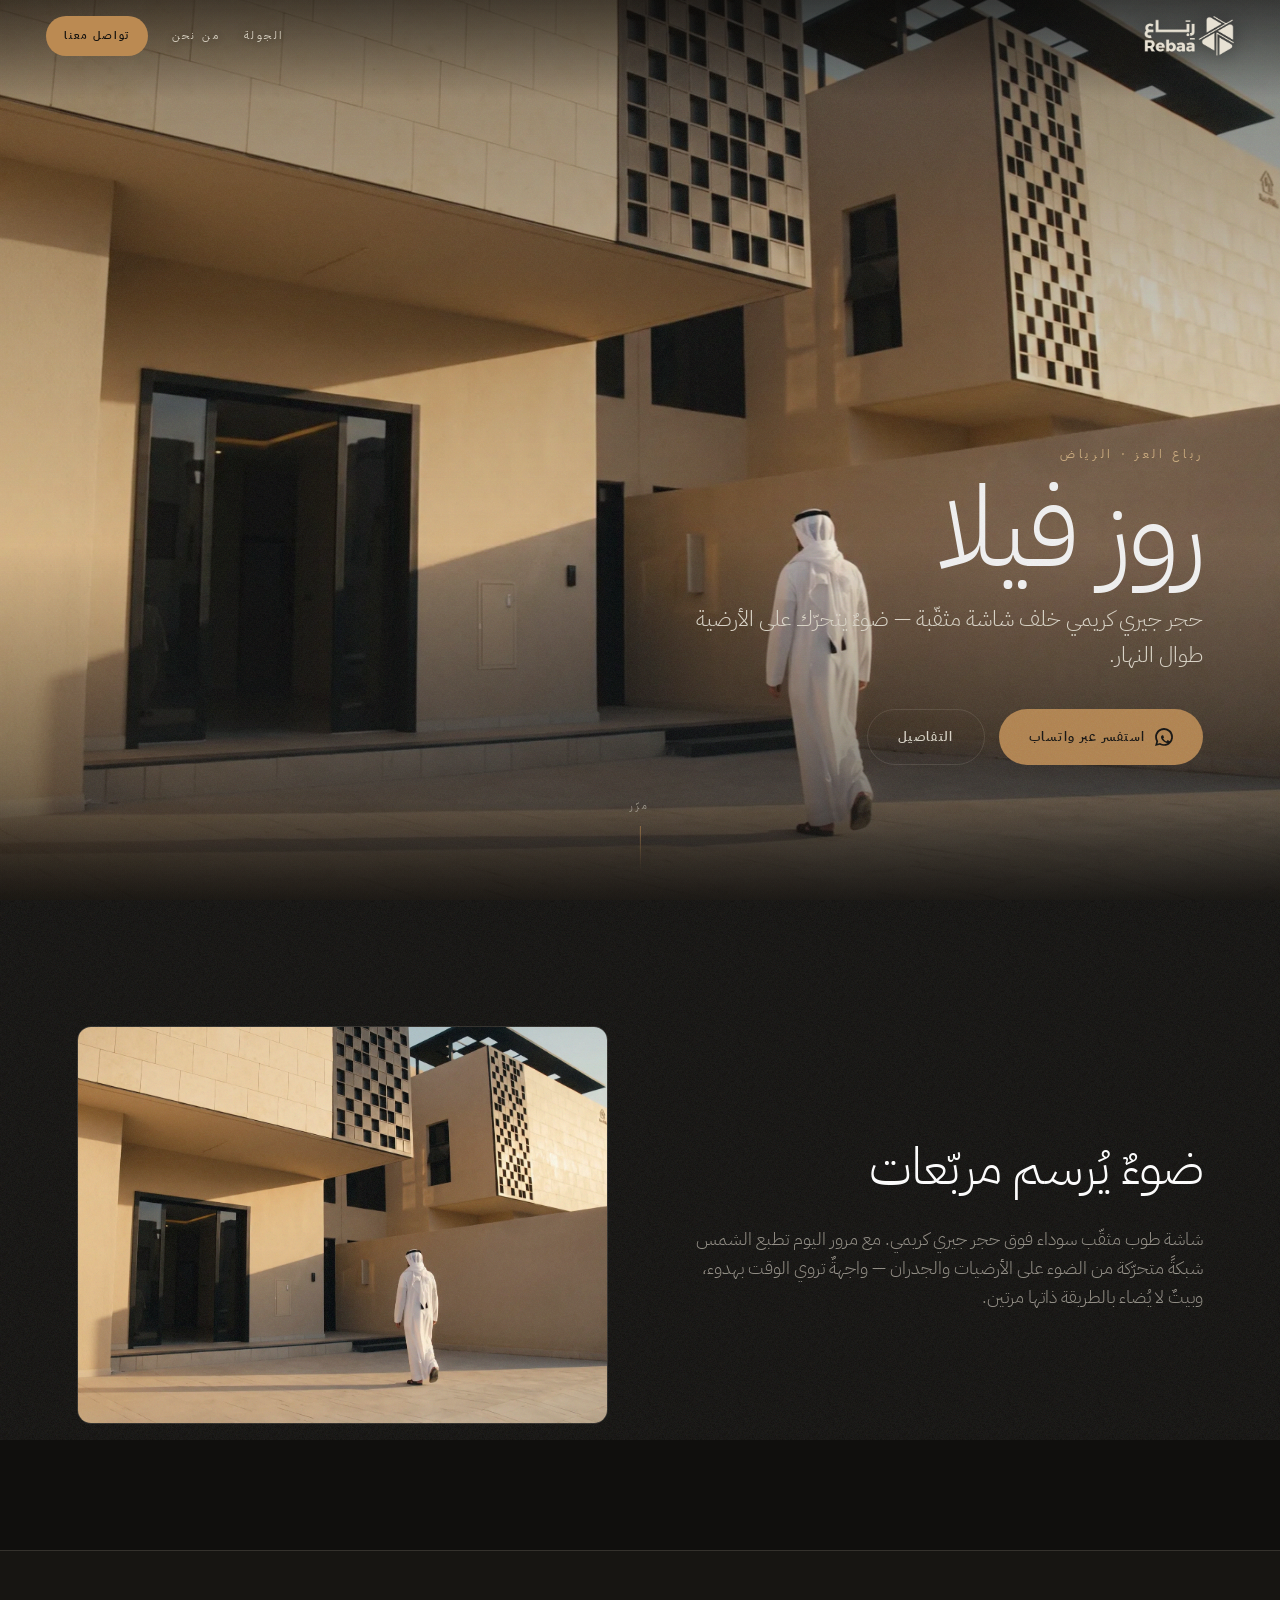
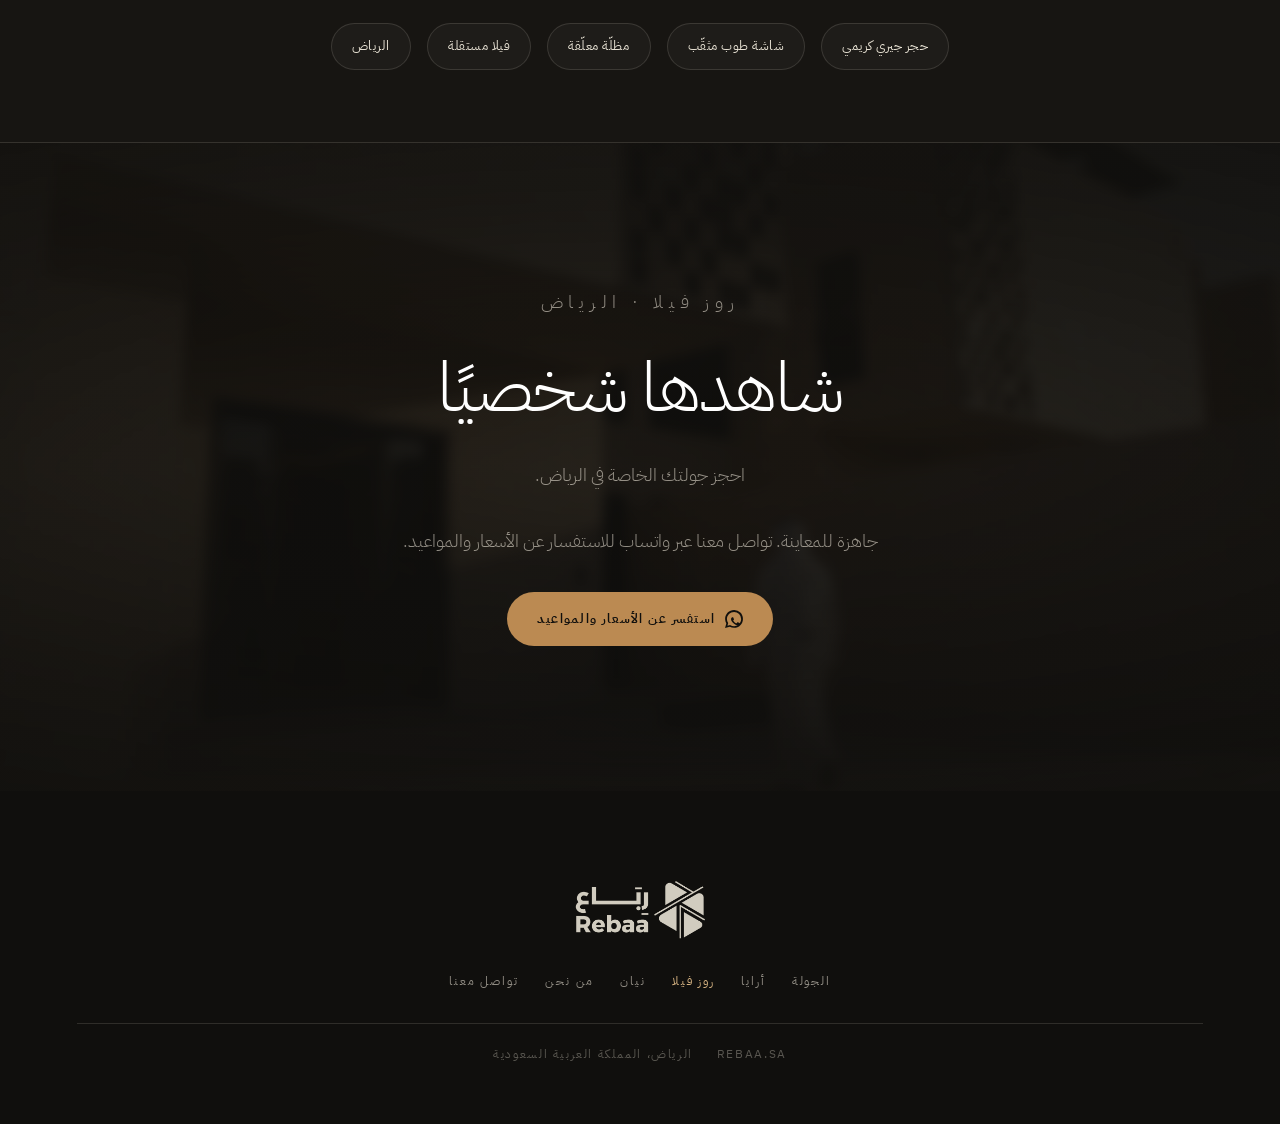
<file: rosevilla.html>
<!doctype html>
<html lang="ar" dir="rtl">
<head>
<meta charset="utf-8" />
<meta name="viewport" content="width=device-width, initial-scale=1, viewport-fit=cover" />
<title>روز فيلا — فلل في الرياض | رباع العز</title>
<meta name="description" content="روز فيلا من رباع العز — حجر جيري كريمي وشاشة طوب مثقّب في الرياض. جاهزة للمعاينة." />
<link rel="canonical" href="https://zaptapagency.github.io/rebaa-the-walk/rosevilla.html" />
<meta name="robots" content="index,follow" />
<meta property="og:type" content="website" />
<meta property="og:title" content="روز فيلا — رباع العز، الرياض" />
<meta property="og:description" content="روز فيلا من رباع العز — حجر جيري كريمي وشاشة طوب مثقّب في الرياض. جاهزة للمعاينة." />
<meta property="og:image" content="https://zaptapagency.github.io/rebaa-the-walk/assets/img/rosevilla.webp" />
<meta property="og:url" content="https://zaptapagency.github.io/rebaa-the-walk/rosevilla.html" />
<meta name="twitter:card" content="summary_large_image" />
<link rel="icon" type="image/png" href="assets/img/rebaa-symbol.png" />
<link rel="preload" as="image" href="assets/img/rosevilla.webp" />
<link rel="stylesheet" href="assets/fonts/fonts.css?v=14" />
<link rel="stylesheet" href="styles.css?v=14" />
<link rel="stylesheet" href="project.css?v=14" />
</head>
<body>

<div class="preloader" id="preloader" aria-hidden="true">
  <img class="preloader__logo" src="assets/img/rebaa-lockup.png" alt="رباع العز — تسويق عقاري" />
  <div class="preloader__bar"><span id="preloaderFill"></span></div>
</div>

<div class="progress" aria-hidden="true"><span id="progressFill"></span></div>
<div class="film" aria-hidden="true"></div>

<header class="topbar">
  <a href="index.html" class="wordmark" aria-label="رباع العز — الرئيسية">
    <img class="wordmark__img" src="assets/img/rebaa-mark.png" alt="رباع العز" />
  </a>
  <nav class="topbar__nav">
    <a href="index.html">الجولة</a>
    <a href="about.html">من نحن</a>
    <a href="contact.html" class="topbar__cta">تواصل معنا</a>
  </nav>
</header>

<main>

  <section class="p-hero" id="hero">
    <div class="p-hero__media" aria-hidden="true">
      <video class="bgvid" id="heroVid" poster="assets/img/rosevilla.webp" muted loop autoplay playsinline preload="auto">
        <source src="assets/video/rosevilla.mp4" type="video/mp4" />
      </video>
      <div class="scrim scrim--hero"></div>
      <div class="grain" aria-hidden="true"></div>
    </div>
    <div class="p-hero__content">
      <p class="p-hero__place">رباع العز · الرياض</p>
      <div class="p-names">
        <h1 class="p-name">روز فيلا</h1>
      </div>
      <p class="p-hero__tag">حجر جيري كريمي خلف شاشة مثقّبة — ضوءٌ يتحرّك على الأرضية طوال النهار.</p>
      <div class="p-hero__cta">
        <a class="wa-btn" href="https://wa.me/966561291512?text=%D9%85%D8%B1%D8%AD%D8%A8%D8%A7%D9%8B%20%D8%B1%D8%A8%D8%A7%D8%B9%20%D8%A7%D9%84%D8%B9%D8%B2%D8%8C%20%D8%A3%D8%B1%D8%BA%D8%A8%20%D8%A8%D9%85%D8%B9%D8%B1%D9%81%D8%A9%20%D8%A7%D9%84%D8%A3%D8%B3%D8%B9%D8%A7%D8%B1%20%D9%88%D8%AD%D8%AC%D8%B2%20%D8%AC%D9%88%D9%84%D8%A9%20%D8%AE%D8%A7%D8%B5%D8%A9%20%D9%81%D9%8A%20%D8%B1%D9%88%D8%B2%20%D9%81%D9%8A%D9%84%D8%A7%20%D8%A8%D8%A7%D9%84%D8%B1%D9%8A%D8%A7%D8%B6." target="_blank" rel="noopener"><svg viewBox="0 0 24 24" aria-hidden="true"><path d="M19.11 17.23c-.29-.15-1.7-.84-1.96-.94-.26-.1-.45-.15-.64.15-.19.29-.74.94-.91 1.13-.17.19-.33.21-.62.07-.29-.15-1.22-.45-2.32-1.43-.86-.76-1.44-1.7-1.6-1.99-.17-.29-.02-.45.13-.6.13-.13.29-.33.43-.5.15-.17.19-.29.29-.48.1-.19.05-.36-.02-.5-.07-.15-.64-1.56-.88-2.13-.23-.56-.47-.48-.64-.49l-.55-.01c-.19 0-.5.07-.76.36-.26.29-1 .98-1 2.38 0 1.4 1.02 2.76 1.17 2.95.15.19 2.01 3.07 4.88 4.3.68.29 1.21.47 1.63.6.68.22 1.3.19 1.79.12.55-.08 1.7-.69 1.94-1.36.24-.67.24-1.24.17-1.36-.07-.12-.26-.19-.55-.33M12.05 21.5h-.01a9.45 9.45 0 01-4.82-1.32l-.35-.21-3.58.94.96-3.49-.23-.36a9.44 9.44 0 01-1.45-5.03c0-5.22 4.26-9.47 9.49-9.47 2.53 0 4.91.99 6.7 2.78a9.4 9.4 0 012.77 6.7c0 5.22-4.26 9.46-9.48 9.46M20.52 3.48A11.78 11.78 0 0012.05 0C5.5 0 .16 5.33.16 11.89c0 2.1.55 4.14 1.6 5.95L.06 24l6.3-1.65a11.85 11.85 0 005.68 1.45h.01c6.55 0 11.89-5.34 11.89-11.9 0-3.18-1.24-6.17-3.49-8.42"/></svg>استفسر عبر واتساب</a>
        <a class="wa-btn wa-btn--ghost" href="#features">التفاصيل</a>
      </div>
    </div>
    <a href="#features" class="scrollcue" aria-label="التفاصيل"><span>مرّر</span><i></i></a>
  </section>

  <section class="p-feature" id="features">
    <div class="p-feature__grid">
      <div class="p-feature__text reveal">
        <h2>ضوءٌ يُرسم مربّعات</h2>
        <p>شاشة طوب مثقّب سوداء فوق حجر جيري كريمي. مع مرور اليوم تطبع الشمس شبكةً متحرّكة من الضوء على الأرضيات والجدران — واجهةٌ تروي الوقت بهدوء، وبيتٌ لا يُضاء بالطريقة ذاتها مرتين.</p>
      </div>
      <div class="p-feature__img reveal">
        <img src="assets/img/rosevilla.webp" alt="روز فيلا في الرياض" loading="lazy" />
      </div>
    </div>
  </section>

  <section class="p-specs">
    <div class="p-specs__row reveal">
          <span>حجر جيري كريمي</span>
          <span>شاشة طوب مثقّب</span>
          <span>مظلّة معلّقة</span>
          <span>فيلا مستقلة</span>
          <span>الرياض</span>
    </div>
  </section>

  <section class="p-cta" id="enquire">
    <div class="ambient" aria-hidden="true">
      <div class="ambient__img" style="background-image:url('assets/img/rosevilla.webp')"></div>
      <div class="scrim scrim--veil"></div>
    </div>
    <div class="p-cta__inner reveal">
      <p class="eyebrow">روز فيلا · الرياض</p>
      <h2>شاهدها شخصيًا</h2>
      <p class="p-cta__ar">احجز جولتك الخاصة في الرياض.</p>
      <p>جاهزة للمعاينة. تواصل معنا عبر واتساب للاستفسار عن الأسعار والمواعيد.</p>
      <a class="wa-btn" href="https://wa.me/966561291512?text=%D9%85%D8%B1%D8%AD%D8%A8%D8%A7%D9%8B%20%D8%B1%D8%A8%D8%A7%D8%B9%20%D8%A7%D9%84%D8%B9%D8%B2%D8%8C%20%D8%A3%D8%B1%D8%BA%D8%A8%20%D8%A8%D9%85%D8%B9%D8%B1%D9%81%D8%A9%20%D8%A7%D9%84%D8%A3%D8%B3%D8%B9%D8%A7%D8%B1%20%D9%88%D8%AD%D8%AC%D8%B2%20%D8%AC%D9%88%D9%84%D8%A9%20%D8%AE%D8%A7%D8%B5%D8%A9%20%D9%81%D9%8A%20%D8%B1%D9%88%D8%B2%20%D9%81%D9%8A%D9%84%D8%A7%20%D8%A8%D8%A7%D9%84%D8%B1%D9%8A%D8%A7%D8%B6." target="_blank" rel="noopener"><svg viewBox="0 0 24 24" aria-hidden="true"><path d="M19.11 17.23c-.29-.15-1.7-.84-1.96-.94-.26-.1-.45-.15-.64.15-.19.29-.74.94-.91 1.13-.17.19-.33.21-.62.07-.29-.15-1.22-.45-2.32-1.43-.86-.76-1.44-1.7-1.6-1.99-.17-.29-.02-.45.13-.6.13-.13.29-.33.43-.5.15-.17.19-.29.29-.48.1-.19.05-.36-.02-.5-.07-.15-.64-1.56-.88-2.13-.23-.56-.47-.48-.64-.49l-.55-.01c-.19 0-.5.07-.76.36-.26.29-1 .98-1 2.38 0 1.4 1.02 2.76 1.17 2.95.15.19 2.01 3.07 4.88 4.3.68.29 1.21.47 1.63.6.68.22 1.3.19 1.79.12.55-.08 1.7-.69 1.94-1.36.24-.67.24-1.24.17-1.36-.07-.12-.26-.19-.55-.33M12.05 21.5h-.01a9.45 9.45 0 01-4.82-1.32l-.35-.21-3.58.94.96-3.49-.23-.36a9.44 9.44 0 01-1.45-5.03c0-5.22 4.26-9.47 9.49-9.47 2.53 0 4.91.99 6.7 2.78a9.4 9.4 0 012.77 6.7c0 5.22-4.26 9.46-9.48 9.46M20.52 3.48A11.78 11.78 0 0012.05 0C5.5 0 .16 5.33.16 11.89c0 2.1.55 4.14 1.6 5.95L.06 24l6.3-1.65a11.85 11.85 0 005.68 1.45h.01c6.55 0 11.89-5.34 11.89-11.9 0-3.18-1.24-6.17-3.49-8.42"/></svg>استفسر عن الأسعار والمواعيد</a>
    </div>
  </section>

</main>

<footer class="p-foot">
  <img class="p-foot__logo" src="assets/img/rebaa-mark.png" alt="رباع العز" />
  <nav class="p-foot__nav">
    <a href="index.html">الجولة</a>
    <a href="araya.html">أرايا</a>
    <a href="rosevilla.html" class="is-here">روز فيلا</a>
    <a href="nayan.html">نيان</a>
    <a href="about.html">من نحن</a>
    <a href="contact.html">تواصل معنا</a>
  </nav>
  <div class="p-foot__meta">
    <span>rebaa.sa</span>
    <span>الرياض، المملكة العربية السعودية</span>
  </div>
</footer>

<script src="assets/vendor/lenis.min.js?v=14"></script>
<script src="project.js?v=14"></script>
</body>
</html>
</file>
<file: assets/fonts/fonts.css>
/* latin-ext */
@font-face {
  font-family: 'Fraunces';
  font-style: normal;
  font-weight: 300;
  font-display: swap;
  src: url(6NU78FyLNQOQZAnv9bYEvDiIdE9Ea92uemAk_WBq8U_9v0c2Wa0KxCFTeO-U.woff2) format('woff2');
  unicode-range: U+0100-02BA, U+02BD-02C5, U+02C7-02CC, U+02CE-02D7, U+02DD-02FF, U+0304, U+0308, U+0329, U+1D00-1DBF, U+1E00-1E9F, U+1EF2-1EFF, U+2020, U+20A0-20AB, U+20AD-20C0, U+2113, U+2C60-2C7F, U+A720-A7FF;
}
/* latin */
@font-face {
  font-family: 'Fraunces';
  font-style: normal;
  font-weight: 300;
  font-display: swap;
  src: url(6NU78FyLNQOQZAnv9bYEvDiIdE9Ea92uemAk_WBq8U_9v0c2Wa0KxC9TeA.woff2) format('woff2');
  unicode-range: U+0000-00FF, U+0131, U+0152-0153, U+02BB-02BC, U+02C6, U+02DA, U+02DC, U+0304, U+0308, U+0329, U+2000-206F, U+20AC, U+2122, U+2191, U+2193, U+2212, U+2215, U+FEFF, U+FFFD;
}
/* latin-ext */
@font-face {
  font-family: 'Fraunces';
  font-style: normal;
  font-weight: 400;
  font-display: swap;
  src: url(6NU78FyLNQOQZAnv9bYEvDiIdE9Ea92uemAk_WBq8U_9v0c2Wa0KxCFTeO-U.woff2) format('woff2');
  unicode-range: U+0100-02BA, U+02BD-02C5, U+02C7-02CC, U+02CE-02D7, U+02DD-02FF, U+0304, U+0308, U+0329, U+1D00-1DBF, U+1E00-1E9F, U+1EF2-1EFF, U+2020, U+20A0-20AB, U+20AD-20C0, U+2113, U+2C60-2C7F, U+A720-A7FF;
}
/* latin */
@font-face {
  font-family: 'Fraunces';
  font-style: normal;
  font-weight: 400;
  font-display: swap;
  src: url(6NU78FyLNQOQZAnv9bYEvDiIdE9Ea92uemAk_WBq8U_9v0c2Wa0KxC9TeA.woff2) format('woff2');
  unicode-range: U+0000-00FF, U+0131, U+0152-0153, U+02BB-02BC, U+02C6, U+02DA, U+02DC, U+0304, U+0308, U+0329, U+2000-206F, U+20AC, U+2122, U+2191, U+2193, U+2212, U+2215, U+FEFF, U+FFFD;
}
/* latin-ext */
@font-face {
  font-family: 'Fraunces';
  font-style: normal;
  font-weight: 500;
  font-display: swap;
  src: url(6NU78FyLNQOQZAnv9bYEvDiIdE9Ea92uemAk_WBq8U_9v0c2Wa0KxCFTeO-U.woff2) format('woff2');
  unicode-range: U+0100-02BA, U+02BD-02C5, U+02C7-02CC, U+02CE-02D7, U+02DD-02FF, U+0304, U+0308, U+0329, U+1D00-1DBF, U+1E00-1E9F, U+1EF2-1EFF, U+2020, U+20A0-20AB, U+20AD-20C0, U+2113, U+2C60-2C7F, U+A720-A7FF;
}
/* latin */
@font-face {
  font-family: 'Fraunces';
  font-style: normal;
  font-weight: 500;
  font-display: swap;
  src: url(6NU78FyLNQOQZAnv9bYEvDiIdE9Ea92uemAk_WBq8U_9v0c2Wa0KxC9TeA.woff2) format('woff2');
  unicode-range: U+0000-00FF, U+0131, U+0152-0153, U+02BB-02BC, U+02C6, U+02DA, U+02DC, U+0304, U+0308, U+0329, U+2000-206F, U+20AC, U+2122, U+2191, U+2193, U+2212, U+2215, U+FEFF, U+FFFD;
}
/* arabic */
@font-face {
  font-family: 'IBM Plex Sans Arabic';
  font-style: normal;
  font-weight: 300;
  font-display: swap;
  src: url(Qw3NZRtWPQCuHme67tEYUIx3Kh0PHR9N6YOW_uCRXMR5Kw.woff2) format('woff2');
  unicode-range: U+0600-06FF, U+0750-077F, U+0870-088E, U+0890-0891, U+0897-08E1, U+08E3-08FF, U+200C-200E, U+2010-2011, U+204F, U+2E41, U+FB50-FDFF, U+FE70-FE74, U+FE76-FEFC, U+102E0-102FB, U+10E60-10E7E, U+10EC2-10EC4, U+10EFC-10EFF, U+1EE00-1EE03, U+1EE05-1EE1F, U+1EE21-1EE22, U+1EE24, U+1EE27, U+1EE29-1EE32, U+1EE34-1EE37, U+1EE39, U+1EE3B, U+1EE42, U+1EE47, U+1EE49, U+1EE4B, U+1EE4D-1EE4F, U+1EE51-1EE52, U+1EE54, U+1EE57, U+1EE59, U+1EE5B, U+1EE5D, U+1EE5F, U+1EE61-1EE62, U+1EE64, U+1EE67-1EE6A, U+1EE6C-1EE72, U+1EE74-1EE77, U+1EE79-1EE7C, U+1EE7E, U+1EE80-1EE89, U+1EE8B-1EE9B, U+1EEA1-1EEA3, U+1EEA5-1EEA9, U+1EEAB-1EEBB, U+1EEF0-1EEF1;
}
/* latin-ext */
@font-face {
  font-family: 'IBM Plex Sans Arabic';
  font-style: normal;
  font-weight: 300;
  font-display: swap;
  src: url(Qw3NZRtWPQCuHme67tEYUIx3Kh0PHR9N6YOW_uCaXMR5Kw.woff2) format('woff2');
  unicode-range: U+0100-02BA, U+02BD-02C5, U+02C7-02CC, U+02CE-02D7, U+02DD-02FF, U+0304, U+0308, U+0329, U+1D00-1DBF, U+1E00-1E9F, U+1EF2-1EFF, U+2020, U+20A0-20AB, U+20AD-20C0, U+2113, U+2C60-2C7F, U+A720-A7FF;
}
/* latin */
@font-face {
  font-family: 'IBM Plex Sans Arabic';
  font-style: normal;
  font-weight: 300;
  font-display: swap;
  src: url(Qw3NZRtWPQCuHme67tEYUIx3Kh0PHR9N6YOW_uCUXMQ.woff2) format('woff2');
  unicode-range: U+0000-00FF, U+0131, U+0152-0153, U+02BB-02BC, U+02C6, U+02DA, U+02DC, U+0304, U+0308, U+0329, U+2000-206F, U+20AC, U+2122, U+2191, U+2193, U+2212, U+2215, U+FEFF, U+FFFD;
}
/* arabic */
@font-face {
  font-family: 'IBM Plex Sans Arabic';
  font-style: normal;
  font-weight: 400;
  font-display: swap;
  src: url(Qw3CZRtWPQCuHme67tEYUIx3Kh0PHR9N6Ys43PWrfQ.woff2) format('woff2');
  unicode-range: U+0600-06FF, U+0750-077F, U+0870-088E, U+0890-0891, U+0897-08E1, U+08E3-08FF, U+200C-200E, U+2010-2011, U+204F, U+2E41, U+FB50-FDFF, U+FE70-FE74, U+FE76-FEFC, U+102E0-102FB, U+10E60-10E7E, U+10EC2-10EC4, U+10EFC-10EFF, U+1EE00-1EE03, U+1EE05-1EE1F, U+1EE21-1EE22, U+1EE24, U+1EE27, U+1EE29-1EE32, U+1EE34-1EE37, U+1EE39, U+1EE3B, U+1EE42, U+1EE47, U+1EE49, U+1EE4B, U+1EE4D-1EE4F, U+1EE51-1EE52, U+1EE54, U+1EE57, U+1EE59, U+1EE5B, U+1EE5D, U+1EE5F, U+1EE61-1EE62, U+1EE64, U+1EE67-1EE6A, U+1EE6C-1EE72, U+1EE74-1EE77, U+1EE79-1EE7C, U+1EE7E, U+1EE80-1EE89, U+1EE8B-1EE9B, U+1EEA1-1EEA3, U+1EEA5-1EEA9, U+1EEAB-1EEBB, U+1EEF0-1EEF1;
}
/* latin-ext */
@font-face {
  font-family: 'IBM Plex Sans Arabic';
  font-style: normal;
  font-weight: 400;
  font-display: swap;
  src: url(Qw3CZRtWPQCuHme67tEYUIx3Kh0PHR9N6Ysz3PWrfQ.woff2) format('woff2');
  unicode-range: U+0100-02BA, U+02BD-02C5, U+02C7-02CC, U+02CE-02D7, U+02DD-02FF, U+0304, U+0308, U+0329, U+1D00-1DBF, U+1E00-1E9F, U+1EF2-1EFF, U+2020, U+20A0-20AB, U+20AD-20C0, U+2113, U+2C60-2C7F, U+A720-A7FF;
}
/* latin */
@font-face {
  font-family: 'IBM Plex Sans Arabic';
  font-style: normal;
  font-weight: 400;
  font-display: swap;
  src: url(Qw3CZRtWPQCuHme67tEYUIx3Kh0PHR9N6Ys93PU.woff2) format('woff2');
  unicode-range: U+0000-00FF, U+0131, U+0152-0153, U+02BB-02BC, U+02C6, U+02DA, U+02DC, U+0304, U+0308, U+0329, U+2000-206F, U+20AC, U+2122, U+2191, U+2193, U+2212, U+2215, U+FEFF, U+FFFD;
}
/* arabic */
@font-face {
  font-family: 'IBM Plex Sans Arabic';
  font-style: normal;
  font-weight: 600;
  font-display: swap;
  src: url(Qw3NZRtWPQCuHme67tEYUIx3Kh0PHR9N6YPi-OCRXMR5Kw.woff2) format('woff2');
  unicode-range: U+0600-06FF, U+0750-077F, U+0870-088E, U+0890-0891, U+0897-08E1, U+08E3-08FF, U+200C-200E, U+2010-2011, U+204F, U+2E41, U+FB50-FDFF, U+FE70-FE74, U+FE76-FEFC, U+102E0-102FB, U+10E60-10E7E, U+10EC2-10EC4, U+10EFC-10EFF, U+1EE00-1EE03, U+1EE05-1EE1F, U+1EE21-1EE22, U+1EE24, U+1EE27, U+1EE29-1EE32, U+1EE34-1EE37, U+1EE39, U+1EE3B, U+1EE42, U+1EE47, U+1EE49, U+1EE4B, U+1EE4D-1EE4F, U+1EE51-1EE52, U+1EE54, U+1EE57, U+1EE59, U+1EE5B, U+1EE5D, U+1EE5F, U+1EE61-1EE62, U+1EE64, U+1EE67-1EE6A, U+1EE6C-1EE72, U+1EE74-1EE77, U+1EE79-1EE7C, U+1EE7E, U+1EE80-1EE89, U+1EE8B-1EE9B, U+1EEA1-1EEA3, U+1EEA5-1EEA9, U+1EEAB-1EEBB, U+1EEF0-1EEF1;
}
/* latin-ext */
@font-face {
  font-family: 'IBM Plex Sans Arabic';
  font-style: normal;
  font-weight: 600;
  font-display: swap;
  src: url(Qw3NZRtWPQCuHme67tEYUIx3Kh0PHR9N6YPi-OCaXMR5Kw.woff2) format('woff2');
  unicode-range: U+0100-02BA, U+02BD-02C5, U+02C7-02CC, U+02CE-02D7, U+02DD-02FF, U+0304, U+0308, U+0329, U+1D00-1DBF, U+1E00-1E9F, U+1EF2-1EFF, U+2020, U+20A0-20AB, U+20AD-20C0, U+2113, U+2C60-2C7F, U+A720-A7FF;
}
/* latin */
@font-face {
  font-family: 'IBM Plex Sans Arabic';
  font-style: normal;
  font-weight: 600;
  font-display: swap;
  src: url(Qw3NZRtWPQCuHme67tEYUIx3Kh0PHR9N6YPi-OCUXMQ.woff2) format('woff2');
  unicode-range: U+0000-00FF, U+0131, U+0152-0153, U+02BB-02BC, U+02C6, U+02DA, U+02DC, U+0304, U+0308, U+0329, U+2000-206F, U+20AC, U+2122, U+2191, U+2193, U+2212, U+2215, U+FEFF, U+FFFD;
}
/* latin-ext */
@font-face {
  font-family: 'Inter';
  font-style: normal;
  font-weight: 300;
  font-display: swap;
  src: url(UcC73FwrK3iLTeHuS_nVMrMxCp50SjIa25L7SUc.woff2) format('woff2');
  unicode-range: U+0100-02BA, U+02BD-02C5, U+02C7-02CC, U+02CE-02D7, U+02DD-02FF, U+0304, U+0308, U+0329, U+1D00-1DBF, U+1E00-1E9F, U+1EF2-1EFF, U+2020, U+20A0-20AB, U+20AD-20C0, U+2113, U+2C60-2C7F, U+A720-A7FF;
}
/* latin */
@font-face {
  font-family: 'Inter';
  font-style: normal;
  font-weight: 300;
  font-display: swap;
  src: url(UcC73FwrK3iLTeHuS_nVMrMxCp50SjIa1ZL7.woff2) format('woff2');
  unicode-range: U+0000-00FF, U+0131, U+0152-0153, U+02BB-02BC, U+02C6, U+02DA, U+02DC, U+0304, U+0308, U+0329, U+2000-206F, U+20AC, U+2122, U+2191, U+2193, U+2212, U+2215, U+FEFF, U+FFFD;
}
/* latin-ext */
@font-face {
  font-family: 'Inter';
  font-style: normal;
  font-weight: 400;
  font-display: swap;
  src: url(UcC73FwrK3iLTeHuS_nVMrMxCp50SjIa25L7SUc.woff2) format('woff2');
  unicode-range: U+0100-02BA, U+02BD-02C5, U+02C7-02CC, U+02CE-02D7, U+02DD-02FF, U+0304, U+0308, U+0329, U+1D00-1DBF, U+1E00-1E9F, U+1EF2-1EFF, U+2020, U+20A0-20AB, U+20AD-20C0, U+2113, U+2C60-2C7F, U+A720-A7FF;
}
/* latin */
@font-face {
  font-family: 'Inter';
  font-style: normal;
  font-weight: 400;
  font-display: swap;
  src: url(UcC73FwrK3iLTeHuS_nVMrMxCp50SjIa1ZL7.woff2) format('woff2');
  unicode-range: U+0000-00FF, U+0131, U+0152-0153, U+02BB-02BC, U+02C6, U+02DA, U+02DC, U+0304, U+0308, U+0329, U+2000-206F, U+20AC, U+2122, U+2191, U+2193, U+2212, U+2215, U+FEFF, U+FFFD;
}
/* latin-ext */
@font-face {
  font-family: 'Inter';
  font-style: normal;
  font-weight: 500;
  font-display: swap;
  src: url(UcC73FwrK3iLTeHuS_nVMrMxCp50SjIa25L7SUc.woff2) format('woff2');
  unicode-range: U+0100-02BA, U+02BD-02C5, U+02C7-02CC, U+02CE-02D7, U+02DD-02FF, U+0304, U+0308, U+0329, U+1D00-1DBF, U+1E00-1E9F, U+1EF2-1EFF, U+2020, U+20A0-20AB, U+20AD-20C0, U+2113, U+2C60-2C7F, U+A720-A7FF;
}
/* latin */
@font-face {
  font-family: 'Inter';
  font-style: normal;
  font-weight: 500;
  font-display: swap;
  src: url(UcC73FwrK3iLTeHuS_nVMrMxCp50SjIa1ZL7.woff2) format('woff2');
  unicode-range: U+0000-00FF, U+0131, U+0152-0153, U+02BB-02BC, U+02C6, U+02DA, U+02DC, U+0304, U+0308, U+0329, U+2000-206F, U+20AC, U+2122, U+2191, U+2193, U+2212, U+2215, U+FEFF, U+FFFD;
}
/* latin-ext */
@font-face {
  font-family: 'Inter';
  font-style: normal;
  font-weight: 600;
  font-display: swap;
  src: url(UcC73FwrK3iLTeHuS_nVMrMxCp50SjIa25L7SUc.woff2) format('woff2');
  unicode-range: U+0100-02BA, U+02BD-02C5, U+02C7-02CC, U+02CE-02D7, U+02DD-02FF, U+0304, U+0308, U+0329, U+1D00-1DBF, U+1E00-1E9F, U+1EF2-1EFF, U+2020, U+20A0-20AB, U+20AD-20C0, U+2113, U+2C60-2C7F, U+A720-A7FF;
}
/* latin */
@font-face {
  font-family: 'Inter';
  font-style: normal;
  font-weight: 600;
  font-display: swap;
  src: url(UcC73FwrK3iLTeHuS_nVMrMxCp50SjIa1ZL7.woff2) format('woff2');
  unicode-range: U+0000-00FF, U+0131, U+0152-0153, U+02BB-02BC, U+02C6, U+02DA, U+02DC, U+0304, U+0308, U+0329, U+2000-206F, U+20AC, U+2122, U+2191, U+2193, U+2212, U+2215, U+FEFF, U+FFFD;
}
</file>
<file: styles.css>
/* ============================================================
   Rebaa — The Walk
   Layout: full-bleed cinematic scroll. Sticky video chapters,
   a right-side chapter rail, a bronze top progress line.
   Committed single visual world: dark, warm, filmic.
   ============================================================ */

:root{
  /* Color — Rebaa palette (Stone / Charcoal / Bronze on an ink ground) */
  --ink:        #100f0d;   /* deep ground behind everything */
  --ink-2:      #171512;
  --charcoal:   #2b2a28;
  --stone:      #e7e1d3;   /* primary light text */
  --stone-dim:  rgba(231,225,211,.60);
  --stone-faint:rgba(231,225,211,.34);
  --paper:      #ffffff;
  --bronze:     #bb8a52;   /* single deliberate accent */
  --bronze-soft:#d7b483;
  --line:       rgba(231,225,211,.14);

  /* Type */
  --display: "IBM Plex Sans Arabic", "Fraunces", Georgia, serif;
  --sans:    "IBM Plex Sans Arabic", "Inter", system-ui, sans-serif;
  --arab:    "IBM Plex Sans Arabic", "Inter", sans-serif;

  /* Motion */
  --ease: cubic-bezier(.22,.61,.36,1);

  color-scheme: dark;
}

*{ box-sizing:border-box; }
html{ -webkit-font-smoothing:antialiased; text-rendering:optimizeLegibility; }
html, body{ margin:0; background:var(--ink); color:var(--stone); }
body{
  font-family:var(--sans);
  font-weight:400;
  line-height:1.7;
  overflow-x:hidden;
  direction:rtl;
  text-align:right;
}

/* Lenis smooth scroll */
html.lenis, html.lenis body{ height:auto; }
.lenis.lenis-smooth{ scroll-behavior:auto !important; }
.lenis.lenis-smooth [data-lenis-prevent]{ overscroll-behavior:contain; }
.lenis.lenis-stopped{ overflow:hidden; }
img,video{ max-width:100%; display:block; }
a{ color:inherit; text-decoration:none; }
::selection{ background:var(--bronze); color:var(--ink); }

/* ---------- Shared type bits ---------- */
.eyebrow{
  font-size:.72rem; letter-spacing:.32em; text-transform:uppercase;
  color:var(--bronze-soft); font-weight:500; margin:0;
}

/* ============================================================
   Preloader
   ============================================================ */
.preloader{
  position:fixed; inset:0; z-index:200;
  background:var(--ink);
  display:flex; flex-direction:column; align-items:center; justify-content:center;
  gap:28px;
  transition:opacity .9s var(--ease), visibility .9s var(--ease);
}
.preloader.is-done{ opacity:0; visibility:hidden; }
.preloader__logo{ width:clamp(190px,30vw,280px); height:auto; opacity:.95; }
.preloader__bar{ width:140px; height:1px; background:var(--line); overflow:hidden; }
.preloader__bar span{ display:block; height:100%; width:0; background:var(--bronze); transition:width .2s linear; }

/* ============================================================
   Scroll progress + top bar
   ============================================================ */
.progress{
  position:fixed; top:0; left:0; right:0; height:2px; z-index:120;
  background:transparent;
}
.progress span{ display:block; height:100%; width:0; background:linear-gradient(90deg,var(--bronze),var(--bronze-soft)); }

.topbar{
  position:fixed; top:0; left:0; right:0; z-index:110;
  display:flex; align-items:center; justify-content:space-between;
  padding:20px clamp(18px,4vw,46px);
  padding-top:calc(16px + env(safe-area-inset-top,0px));
  pointer-events:none;
}
.topbar a{ pointer-events:auto; }
.wordmark{ display:flex; align-items:center; }
.wordmark__img{ height:clamp(30px,4.4vw,40px); width:auto; filter:drop-shadow(0 1px 10px rgba(0,0,0,.5)); }
.topbar__meta{ font-size:.68rem; letter-spacing:.28em; text-transform:uppercase; color:var(--stone); opacity:.85; text-shadow:0 1px 8px rgba(0,0,0,.6); }
.topbar__nav{ display:flex; align-items:center; gap:clamp(14px,2.4vw,24px); pointer-events:auto; }
.topbar__nav a{ font-size:.68rem; letter-spacing:.22em; text-transform:uppercase; color:var(--stone); opacity:.85; text-shadow:0 1px 8px rgba(0,0,0,.6); transition:opacity .25s, color .25s; }
.topbar__nav a:hover{ opacity:1; color:var(--paper); }
.topbar__nav .topbar__cta{
  opacity:1; color:var(--ink); background:var(--bronze); padding:10px 18px; border-radius:999px;
  font-weight:600; font-size:.7rem; letter-spacing:.14em; text-shadow:none;
  transition:background .25s, transform .2s;
}
.topbar__nav .topbar__cta:hover{ background:var(--bronze-soft); transform:translateY(-1px); color:var(--ink); }

/* ============================================================
   Chapter rail (right side)
   ============================================================ */
.rail{
  position:fixed; z-index:110; left:clamp(14px,3vw,34px); top:50%; transform:translateY(-50%);
  display:flex; flex-direction:column; gap:18px;
}
.rail__item{ display:flex; align-items:center; gap:12px; justify-content:flex-end; }
.rail__item i{
  width:9px; height:9px; border-radius:50%;
  border:1px solid var(--stone-faint); background:transparent;
  transition:all .4s var(--ease); flex:0 0 auto;
}
.rail__item span{
  font-size:.66rem; letter-spacing:.14em; text-transform:uppercase;
  color:var(--stone-faint);
  opacity:0; transform:translateX(6px);
  transition:all .4s var(--ease);
  white-space:nowrap;
}
.rail__item:hover span{ opacity:1; transform:translateX(0); color:var(--stone-dim); }
.rail__item.is-active i{ background:var(--bronze); border-color:var(--bronze); transform:scale(1.25); box-shadow:0 0 0 4px rgba(187,138,82,.16); }
.rail__item.is-active span{ opacity:1; transform:translateX(0); color:var(--stone); }

/* ============================================================
   Media primitives (video, scrim, grain)
   ============================================================ */
.bgvid{
  position:absolute; inset:0; width:100%; height:100%;
  object-fit:cover; object-position:center;
  transform:translateZ(0); backface-visibility:hidden;
}
.scrim{
  position:absolute; inset:0;
  background:
    linear-gradient(to top, rgba(16,15,13,.82) 0%, rgba(16,15,13,.12) 42%, rgba(16,15,13,.34) 100%),
    linear-gradient(to right, rgba(16,15,13,.55), rgba(16,15,13,0) 55%);
}
.scrim--hero{
  background:
    linear-gradient(to top, rgba(16,15,13,.80) 0%, rgba(16,15,13,0) 40%, rgba(16,15,13,.45) 100%);
}
.grain{
  position:absolute; inset:0; pointer-events:none; opacity:.05; mix-blend-mode:overlay;
  background-image:url("data:image/svg+xml,%3Csvg xmlns='http://www.w3.org/2000/svg' width='120' height='120'%3E%3Cfilter id='n'%3E%3CfeTurbulence type='fractalNoise' baseFrequency='.9' numOctaves='2'/%3E%3C/filter%3E%3Crect width='100%25' height='100%25' filter='url(%23n)'/%3E%3C/svg%3E");
}

/* ============================================================
   GLOBAL CINEMATIC LAYER — over the whole page
   widescreen grade + vignette + animated grain + faint flicker
   ============================================================ */
.film{
  position:fixed; inset:0; z-index:95; pointer-events:none;
  background:
    /* warm cinematic grade */
    linear-gradient(to bottom, rgba(40,26,12,.06), rgba(10,14,20,.06)),
    /* widescreen top/bottom darkening */
    linear-gradient(to bottom, rgba(6,5,4,.55) 0%, transparent 11%, transparent 89%, rgba(6,5,4,.62) 100%),
    /* vignette */
    radial-gradient(135% 120% at 50% 46%, transparent 48%, rgba(6,5,4,.5) 100%);
  animation:filmFlicker 7s ease-in-out infinite;
}
.film::after{
  content:""; position:absolute; inset:-60%;
  background-image:url("data:image/svg+xml,%3Csvg xmlns='http://www.w3.org/2000/svg' width='160' height='160'%3E%3Cfilter id='n'%3E%3CfeTurbulence type='fractalNoise' baseFrequency='1.4' numOctaves='2' stitchTiles='stitch'/%3E%3C/filter%3E%3Crect width='100%25' height='100%25' filter='url(%23n)'/%3E%3C/svg%3E");
  background-size:90px 90px;
  opacity:.11; mix-blend-mode:overlay;
  animation:filmGrain 1.05s steps(3) infinite;
}
@keyframes filmGrain{
  0%{transform:translate(0,0)} 25%{transform:translate(-3%,2%)}
  50%{transform:translate(2%,-2%)} 75%{transform:translate(-2%,-3%)} 100%{transform:translate(2%,2%)}
}
@keyframes filmFlicker{ 0%,100%{opacity:1} 48%{opacity:.965} 52%{opacity:.985} 70%{opacity:.955} }

/* Ambient moving backdrop reused in flat sections */
.ambient{ position:absolute; inset:0; overflow:hidden; z-index:0; }
.ambient__img{
  position:absolute; inset:0; background-size:cover; background-position:center;
  filter:blur(5px) saturate(.9); opacity:.5; transform:scale(1.14) translateZ(0);
  animation:ambientZoom 28s ease-in-out infinite alternate;
}
@keyframes ambientZoom{ from{ transform:scale(1.12) translate(0,0) } to{ transform:scale(1.2) translate(-1.5%,-1%) } }
.scrim--veil{
  background:
    linear-gradient(to bottom, rgba(16,15,13,.82), rgba(16,15,13,.72) 50%, rgba(16,15,13,.88)),
    radial-gradient(90% 70% at 50% 50%, rgba(16,15,13,.25), rgba(16,15,13,.8));
}

/* ============================================================
   HERO
   ============================================================ */
.hero{ position:relative; height:100svh; min-height:560px; overflow:hidden; }
.hero__media{ position:absolute; inset:0; transform:scale(1.06); transform-origin:center; will-change:transform; }
.hero__content{
  position:absolute; left:clamp(20px,6vw,88px); bottom:clamp(96px,16vh,170px); right:clamp(20px,6vw,88px);
  max-width:min(92vw,880px);
  will-change:transform,opacity;
}
.hero__title{
  font-family:var(--display); font-weight:300; font-optical-sizing:auto;
  font-size:clamp(2.6rem,7vw,6rem); line-height:1.02; letter-spacing:-.015em;
  margin:.28em 0 .4em; color:var(--paper); text-wrap:balance;
}
.hero__sub{ font-size:clamp(1rem,1.5vw,1.2rem); color:var(--stone-dim); max-width:46ch; margin:0; font-weight:300; }
.hero__ar{ font-family:var(--arab); font-size:clamp(.95rem,1.4vw,1.15rem); color:var(--stone-faint); margin:1.1em 0 0; font-weight:300; letter-spacing:0; }

.scrollcue{
  position:absolute; left:50%; bottom:28px; transform:translateX(-50%);
  display:flex; flex-direction:column; align-items:center; gap:12px;
  color:var(--stone-dim); z-index:3;
}
.scrollcue span{ font-size:.64rem; letter-spacing:.3em; text-transform:uppercase; }
.scrollcue i{ width:1px; height:46px; background:linear-gradient(var(--bronze),transparent); position:relative; overflow:hidden; }
.scrollcue i::after{ content:""; position:absolute; top:-50%; left:0; width:100%; height:50%; background:var(--bronze-soft); animation:cue 2.1s var(--ease) infinite; }
@keyframes cue{ 0%{top:-50%} 60%,100%{top:100%} }

/* ============================================================
   INTRO statement
   ============================================================ */
.intro{
  position:relative; overflow:hidden;
  background:var(--ink);
  padding:clamp(96px,20vh,220px) clamp(20px,6vw,88px);
  display:flex; justify-content:center;
}
.intro__inner{ max-width:760px; position:relative; z-index:1; }
.intro__kicker{ font-family:var(--arab); font-size:1.6rem; color:var(--bronze-soft); margin:0 0 28px; }
.intro__lead{
  font-family:var(--display); font-weight:300; font-size:clamp(1.7rem,3.4vw,2.9rem);
  line-height:1.24; letter-spacing:-.01em; margin:0 0 1em; color:var(--stone); text-wrap:balance;
}
.intro__lead em{ font-style:italic; color:var(--bronze-soft); }
.intro__body{ font-size:clamp(1rem,1.4vw,1.15rem); color:var(--stone-dim); max-width:52ch; margin:0; font-weight:300; }

/* ============================================================
   CHAPTERS — sticky video + scroll-revealed text
   Each section is tall; the inner panel pins for the duration.
   ============================================================ */
.chapter{ position:relative; height:360vh; }
.chapter__sticky{ position:sticky; top:0; height:100svh; overflow:hidden; }
.chapter__media{
  position:absolute; inset:0; transform:scale(1.14); transform-origin:center 40%;
  will-change:transform; /* driven by --p */
}
.chapter__text{
  position:absolute; left:clamp(20px,6vw,96px); bottom:clamp(74px,14vh,150px);
  right:clamp(20px,6vw,96px); max-width:min(92vw,720px);
  will-change:transform,opacity;
}
.chapter__num{
  font-family:var(--display); font-weight:300; font-size:clamp(3rem,10vw,8rem);
  line-height:.8; color:transparent; -webkit-text-stroke:1px var(--stone-faint);
  display:block; margin-bottom:.1em; letter-spacing:-.02em;
}
.chapter__place{ font-size:.7rem; letter-spacing:.34em; text-transform:uppercase; color:var(--bronze-soft); margin:0 0 .5em; }
.chapter__names{ display:flex; align-items:baseline; gap:clamp(14px,2vw,26px); flex-wrap:wrap; margin-bottom:.35em; }
.chapter__name{
  font-family:var(--display); font-weight:300; font-size:clamp(2.6rem,6.4vw,5.4rem);
  line-height:1; letter-spacing:-.02em; margin:0; color:var(--paper);
}
.chapter__name-ar{
  font-family:var(--arab); font-weight:300; font-size:clamp(1.5rem,3.2vw,2.6rem);
  color:var(--bronze-soft); line-height:1;
}
.chapter__line{ font-size:clamp(1rem,1.5vw,1.26rem); line-height:1.5; color:var(--stone); max-width:40ch; margin:0 0 1.5em; font-weight:300; }
.chapter__more{
  display:inline-block; margin-top:1.4em; font-size:.76rem; letter-spacing:.16em; text-transform:uppercase;
  font-weight:500; color:var(--bronze-soft); border-bottom:1px solid var(--line); padding-bottom:4px;
  transition:border-color .3s, color .3s;
}
.chapter__more:hover{ color:var(--paper); border-color:var(--bronze-soft); }
.tags{ list-style:none; padding:0; margin:0; display:flex; flex-wrap:wrap; gap:10px; }
.tags li{
  font-size:.72rem; letter-spacing:.06em; color:var(--stone-dim);
  border:1px solid var(--line); border-radius:999px; padding:7px 15px;
  backdrop-filter:blur(4px); background:rgba(16,15,13,.22);
}

/* ============================================================
   CLOSING
   ============================================================ */
.end{
  position:relative; overflow:hidden;
  min-height:100svh; background:
    radial-gradient(120% 80% at 50% 0%, rgba(187,138,82,.10), transparent 60%),
    var(--ink);
  display:flex; align-items:center; justify-content:center;
  padding:clamp(90px,16vh,160px) clamp(20px,6vw,88px);
}
.end__inner{ max-width:760px; text-align:center; position:relative; z-index:1; }
.end__title{
  font-family:var(--display); font-weight:300; font-size:clamp(2.4rem,6vw,5rem);
  line-height:1.03; letter-spacing:-.02em; margin:.5em 0 .5em; color:var(--paper); text-wrap:balance;
}
.end__ar{ font-family:var(--arab); font-size:clamp(1.1rem,2vw,1.5rem); color:var(--bronze-soft); margin:0 0 1.4em; font-weight:300; }
.end__body{ font-size:clamp(1rem,1.4vw,1.15rem); color:var(--stone-dim); max-width:50ch; margin:0 auto 2.4em; font-weight:300; }
.end__actions{ display:flex; gap:14px; justify-content:center; flex-wrap:wrap; margin-bottom:3.2em; }
.btn{
  font-size:.78rem; letter-spacing:.14em; text-transform:uppercase; font-weight:500;
  padding:15px 30px; border-radius:999px; transition:all .35s var(--ease); border:1px solid transparent;
}
.btn--solid{ background:var(--bronze); color:var(--ink); }
.btn--solid:hover{ background:var(--bronze-soft); transform:translateY(-2px); }
.btn--ghost{ border-color:var(--line); color:var(--stone); }
.btn--ghost:hover{ border-color:var(--bronze-soft); color:var(--bronze-soft); }
.end__logo{ height:clamp(48px,7vw,64px); width:auto; opacity:.92; margin-bottom:2.2em; }
.end__meta{
  display:flex; gap:28px; justify-content:center; flex-wrap:wrap;
  padding-top:2.4em; border-top:1px solid var(--line);
  font-size:.74rem; letter-spacing:.14em; text-transform:uppercase; color:var(--stone-faint);
}

/* ============================================================
   Responsive
   ============================================================ */
@media (max-width:720px){
  .rail{ display:none; }
  .chapter{ height:280vh; }
  .topbar__meta{ display:none; }
  .topbar__nav a:not(.topbar__cta){ display:none; }
  .hero__content{ bottom:120px; }
  .scrim{ background:linear-gradient(to top, rgba(16,15,13,.88) 0%, rgba(16,15,13,.15) 50%, rgba(16,15,13,.5) 100%); }
}

/* ============================================================
   Reduced motion — kill parallax & ambient animation
   ============================================================ */
@media (prefers-reduced-motion:reduce){
  html{ scroll-behavior:auto; }
  .hero__media,.chapter__media{ transform:none !important; }
  .scrollcue i::after,.film,.film::after,.ambient__img{ animation:none !important; }
  *{ transition-duration:.001ms !important; }
}
</file>
<file: project.css>
/* ============================================================
   Rebaa — single-project page layer (builds on styles.css tokens)
   One project, its own footage throughout: hero video, a scroll
   scrub walkthrough, a materials feature, specs, and an enquiry CTA.
   ============================================================ */

/* Top bar enquire button */
.topbar__cta{
  pointer-events:auto; display:inline-flex; align-items:center; gap:8px;
  font-size:.7rem; letter-spacing:.14em; text-transform:uppercase; font-weight:600;
  color:var(--ink); background:var(--bronze); padding:10px 18px; border-radius:999px;
  transition:background .25s, transform .2s;
}
.topbar__cta:hover{ background:var(--bronze-soft); transform:translateY(-1px); }
.topbar__back{ pointer-events:auto; font-size:.68rem; letter-spacing:.22em; text-transform:uppercase; color:var(--stone); opacity:.85; text-shadow:0 1px 8px rgba(0,0,0,.6); }

/* ---------- HERO ---------- */
.p-hero{ position:relative; height:100svh; min-height:560px; overflow:hidden; }
.p-hero__media{ position:absolute; inset:0; transform:scale(1.06); transform-origin:center; will-change:transform; }
.p-hero__content{
  position:absolute; left:clamp(20px,6vw,88px); bottom:clamp(90px,15vh,160px); right:clamp(20px,6vw,88px);
  max-width:min(94vw,860px); z-index:3;
}
.p-hero__place{ font-size:.72rem; letter-spacing:.32em; text-transform:uppercase; color:var(--bronze-soft); margin:0 0 .9em; }
.p-names{ display:flex; align-items:baseline; gap:clamp(16px,2.5vw,30px); flex-wrap:wrap; }
.p-name{
  font-family:var(--display); font-weight:300; font-size:clamp(3rem,9vw,7rem); line-height:.95;
  letter-spacing:-.02em; margin:0; color:var(--paper);
}
.p-name-ar{ font-family:var(--arab); font-weight:300; font-size:clamp(1.8rem,4vw,3.2rem); color:var(--bronze-soft); line-height:1; }
.p-hero__tag{ font-size:clamp(1.05rem,1.7vw,1.35rem); color:var(--stone); max-width:40ch; margin:.9em 0 1.6em; font-weight:300; }
.p-hero__cta{ display:flex; gap:14px; flex-wrap:wrap; }

/* ---------- SCRUB WALKTHROUGH ---------- */
.p-scrub{ position:relative; height:320vh; }
.p-scrub__sticky{ position:sticky; top:0; height:100svh; overflow:hidden; }
.p-scrub__media{ position:absolute; inset:0; transform:scale(1.12); transform-origin:center 40%; will-change:transform; }
.p-scrub__cap{
  position:absolute; left:clamp(20px,6vw,96px); bottom:clamp(74px,13vh,140px); right:clamp(20px,6vw,96px);
  max-width:min(92vw,620px); z-index:3;
}
.p-scrub__cap p{ font-family:var(--display); font-weight:300; font-size:clamp(1.5rem,3vw,2.4rem); line-height:1.22; color:var(--paper); margin:0; text-wrap:balance; }

/* ---------- FEATURE ---------- */
.p-feature{ background:var(--ink); padding:clamp(80px,14vh,170px) clamp(20px,6vw,88px); }
.p-feature__grid{
  max-width:1200px; margin:0 auto; display:grid; grid-template-columns:1fr 1fr;
  gap:clamp(30px,5vw,72px); align-items:center;
}
.p-feature__text h2{ font-family:var(--display); font-weight:300; font-size:clamp(2rem,4vw,3.4rem); line-height:1.08; letter-spacing:-.015em; margin:0 0 .6em; color:var(--paper); text-wrap:balance; }
.p-feature__text p{ font-size:clamp(1rem,1.4vw,1.18rem); line-height:1.6; color:var(--stone-dim); max-width:48ch; margin:0; font-weight:300; }
.p-feature__img{ aspect-ratio:4/3; border-radius:14px; overflow:hidden; border:1px solid var(--line); }
.p-feature__img img{ width:100%; height:100%; object-fit:cover; display:block; }

/* ---------- SPECS ---------- */
.p-specs{ background:var(--ink-2); padding:clamp(54px,8vh,90px) clamp(20px,6vw,88px); border-top:1px solid var(--line); border-bottom:1px solid var(--line); }
.p-specs__row{ max-width:1100px; margin:0 auto; display:flex; flex-wrap:wrap; gap:14px 16px; justify-content:center; }
.p-specs__row span{
  font-size:.82rem; letter-spacing:.04em; color:var(--stone); border:1px solid var(--line);
  border-radius:999px; padding:11px 20px; background:rgba(255,255,255,.03);
}

/* ---------- CTA BAND ---------- */
.p-cta{
  position:relative; overflow:hidden; min-height:72svh; display:flex; align-items:center; justify-content:center;
  padding:clamp(80px,14vh,150px) clamp(20px,6vw,88px); text-align:center;
  background:radial-gradient(120% 90% at 50% 0%, rgba(187,138,82,.12), transparent 60%), var(--ink);
}
.p-cta__inner{ position:relative; z-index:2; max-width:640px; }
.p-cta h2{ font-family:var(--display); font-weight:300; font-size:clamp(2.2rem,5.4vw,4.4rem); line-height:1.04; letter-spacing:-.02em; margin:.3em 0 .5em; color:var(--paper); text-wrap:balance; }
.p-cta p{ color:var(--stone-dim); font-size:clamp(1rem,1.4vw,1.15rem); margin:0 auto 2em; max-width:44ch; font-weight:300; }
.p-cta__ar{ font-family:var(--arab); color:var(--bronze-soft); font-size:clamp(1.05rem,2vw,1.4rem); margin-bottom:1em; }

/* WhatsApp button */
.wa-btn{
  display:inline-flex; align-items:center; gap:10px; font-size:.82rem; letter-spacing:.1em; text-transform:uppercase;
  font-weight:600; background:var(--bronze); color:var(--ink); padding:16px 30px; border-radius:999px;
  transition:background .25s, transform .2s;
}
.wa-btn:hover{ background:var(--bronze-soft); transform:translateY(-2px); }
.wa-btn svg{ width:18px; height:18px; fill:currentColor; }
.wa-btn--ghost{ background:transparent; border:1px solid var(--line); color:var(--stone); }
.wa-btn--ghost:hover{ border-color:var(--bronze-soft); color:var(--bronze-soft); background:transparent; }

/* ---------- FOOTER ---------- */
.p-foot{ background:var(--ink); padding:clamp(60px,10vh,110px) clamp(20px,6vw,88px) calc(60px + env(safe-area-inset-bottom,0px)); text-align:center; }
.p-foot__logo{ height:clamp(44px,6vw,58px); width:auto; opacity:.9; margin:0 auto 2em; display:block; }
.p-foot__nav{ display:flex; gap:10px 26px; justify-content:center; flex-wrap:wrap; margin-bottom:2em; }
.p-foot__nav a{ font-size:.74rem; letter-spacing:.16em; text-transform:uppercase; color:var(--stone-dim); transition:color .25s; }
.p-foot__nav a:hover{ color:var(--bronze-soft); }
.p-foot__nav a.is-here{ color:var(--bronze-soft); }
.p-foot__meta{ display:flex; gap:24px; justify-content:center; flex-wrap:wrap; padding-top:1.8em; border-top:1px solid var(--line); font-size:.72rem; letter-spacing:.14em; text-transform:uppercase; color:var(--stone-faint); }

/* ---------- Reveal-on-scroll ---------- */
.reveal{ opacity:0; transform:translateY(26px); transition:opacity .9s var(--ease), transform .9s var(--ease); }
.reveal.in{ opacity:1; transform:none; }

/* ---------- Responsive ---------- */
@media (max-width:820px){
  .p-feature__grid{ grid-template-columns:1fr; gap:30px; }
  .p-feature__img{ order:-1; }
  .p-scrub{ height:260vh; }
  .topbar__back{ display:none; }
}
@media (prefers-reduced-motion:reduce){
  .p-hero__media,.p-scrub__media{ transform:none !important; }
  .reveal{ opacity:1; transform:none; }
}
</file>
